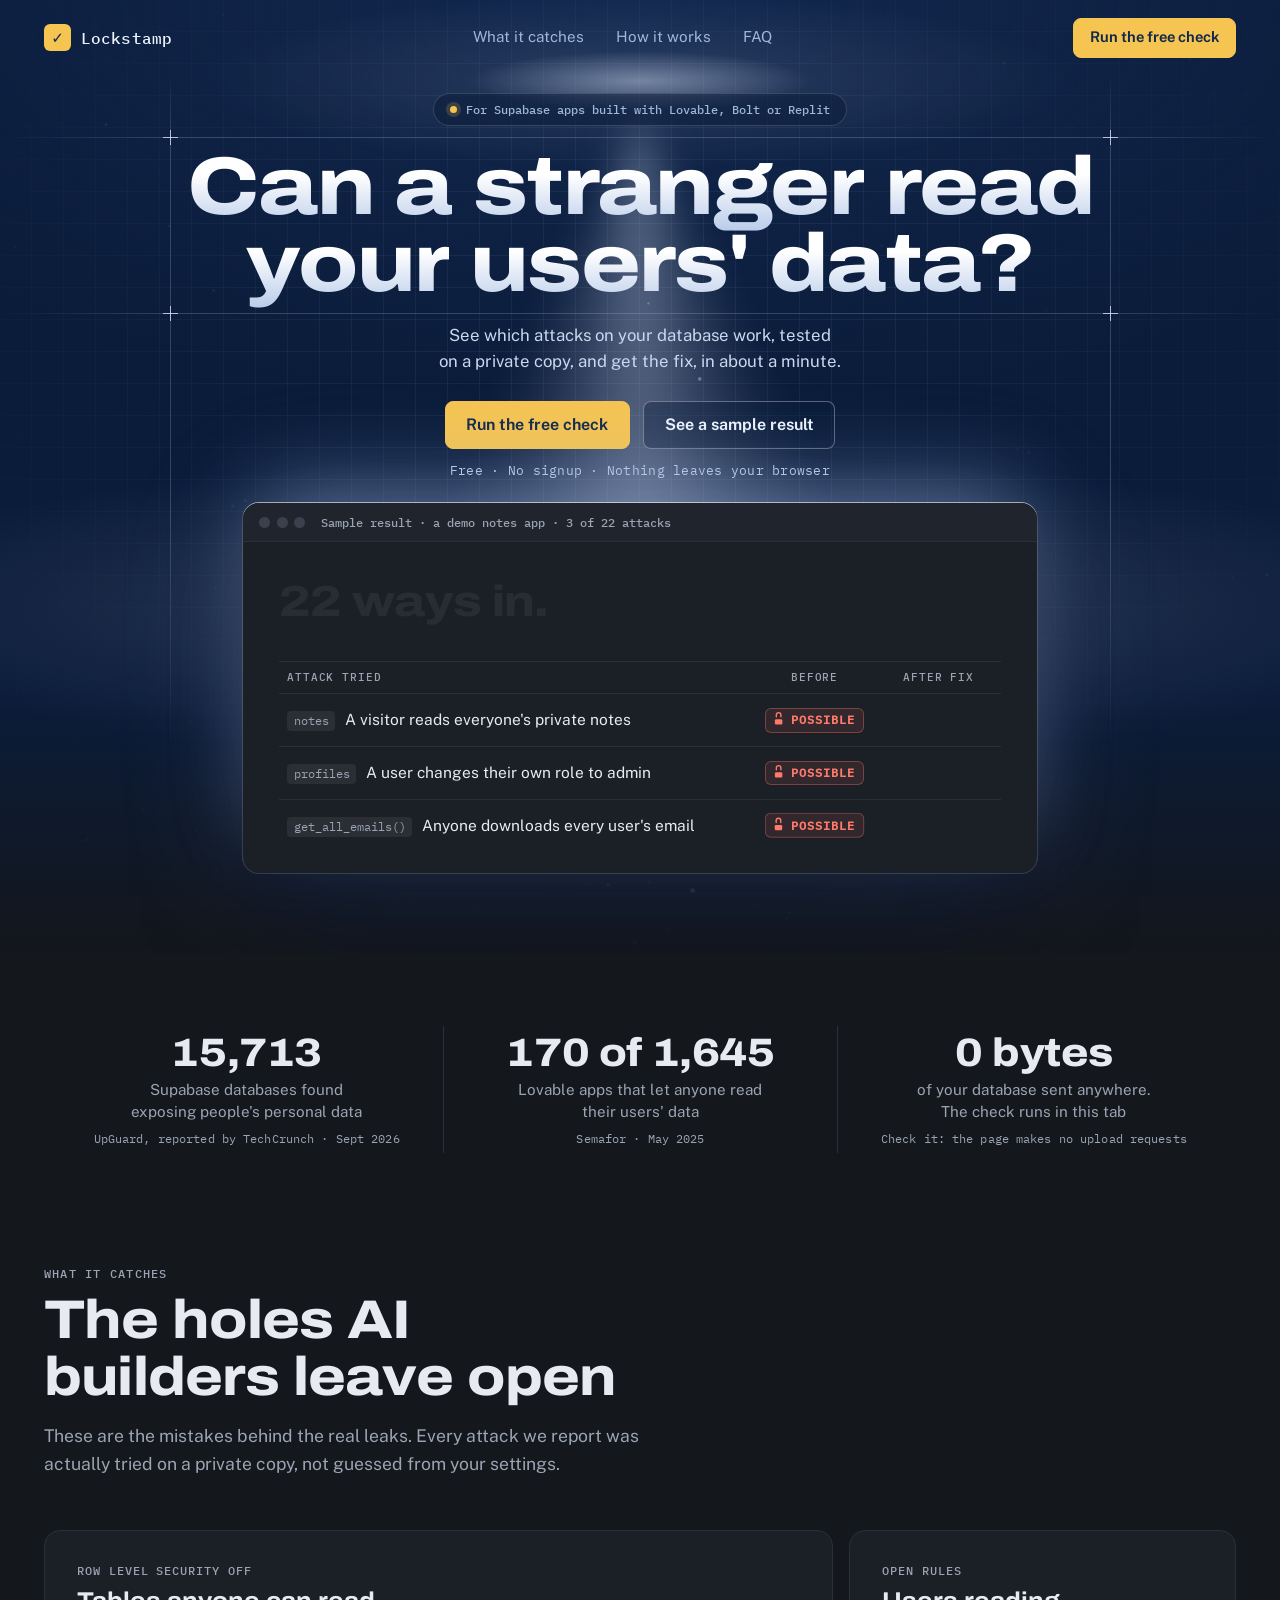
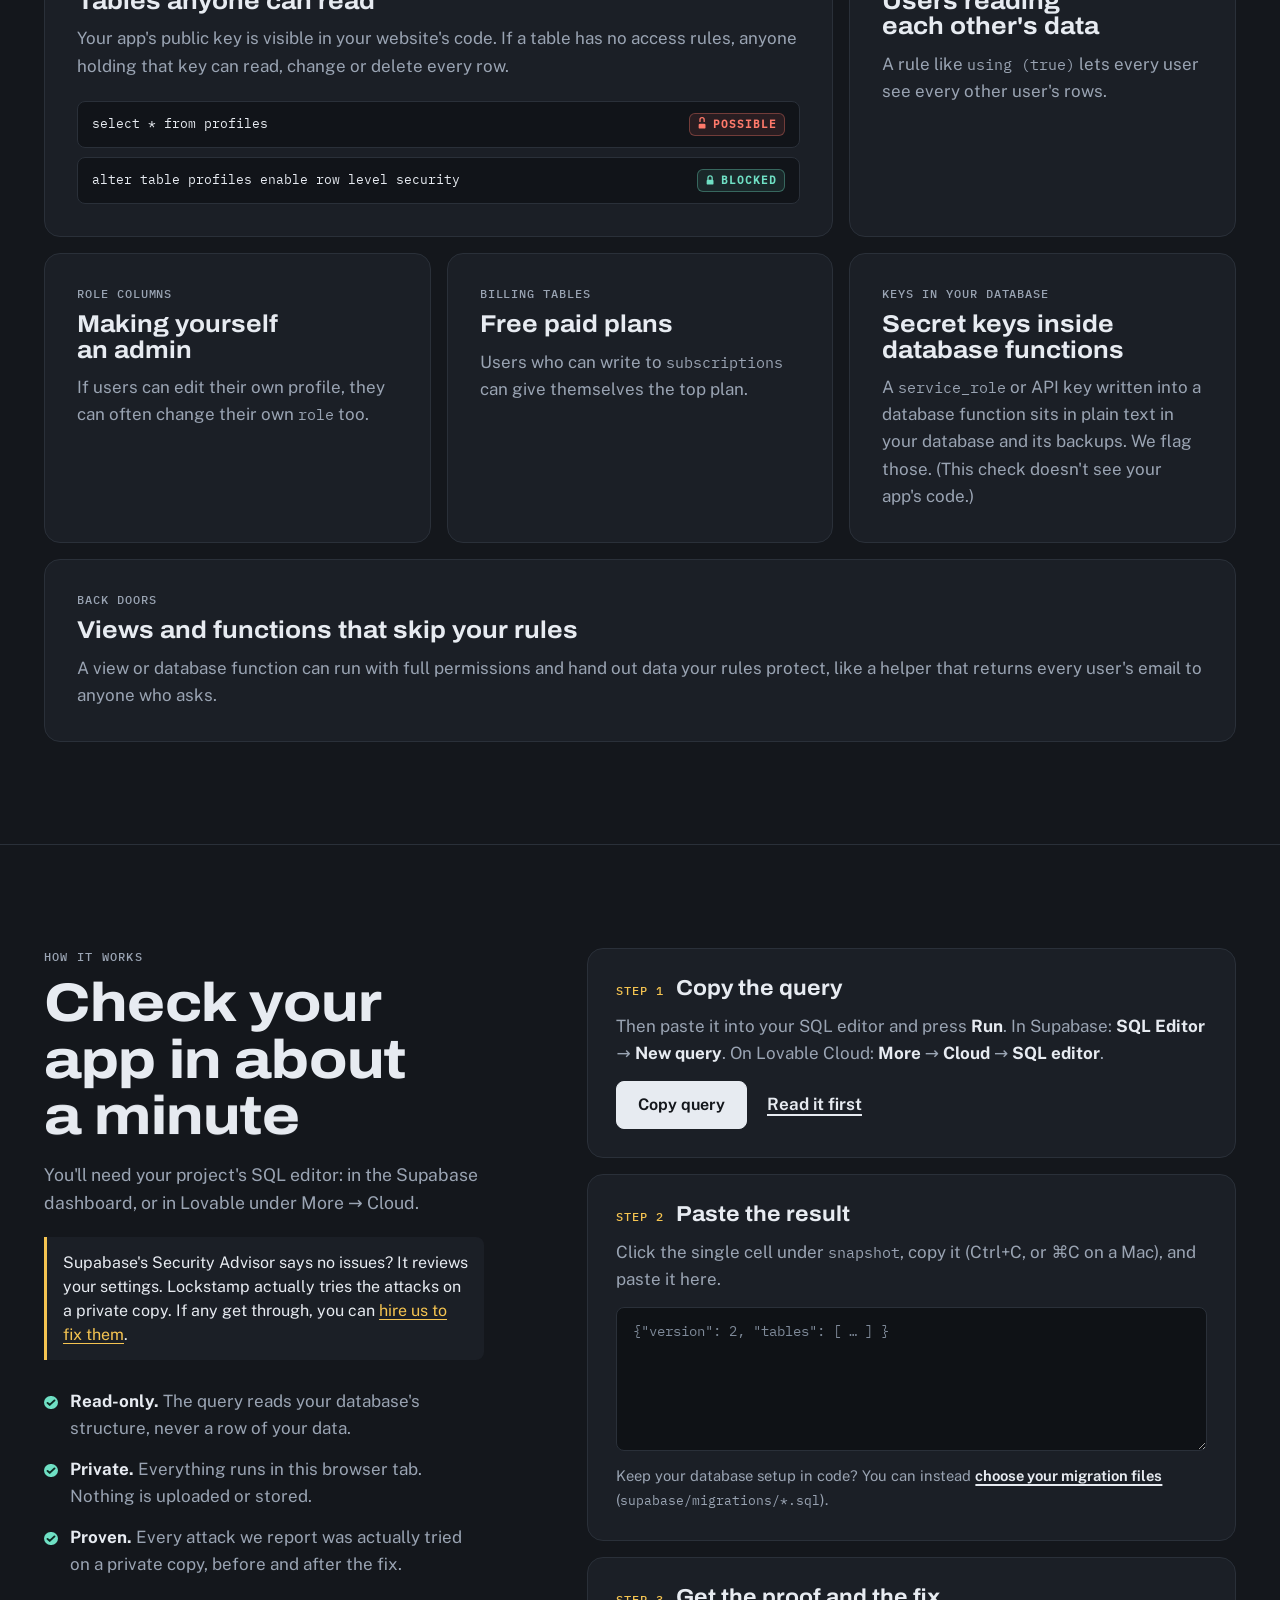
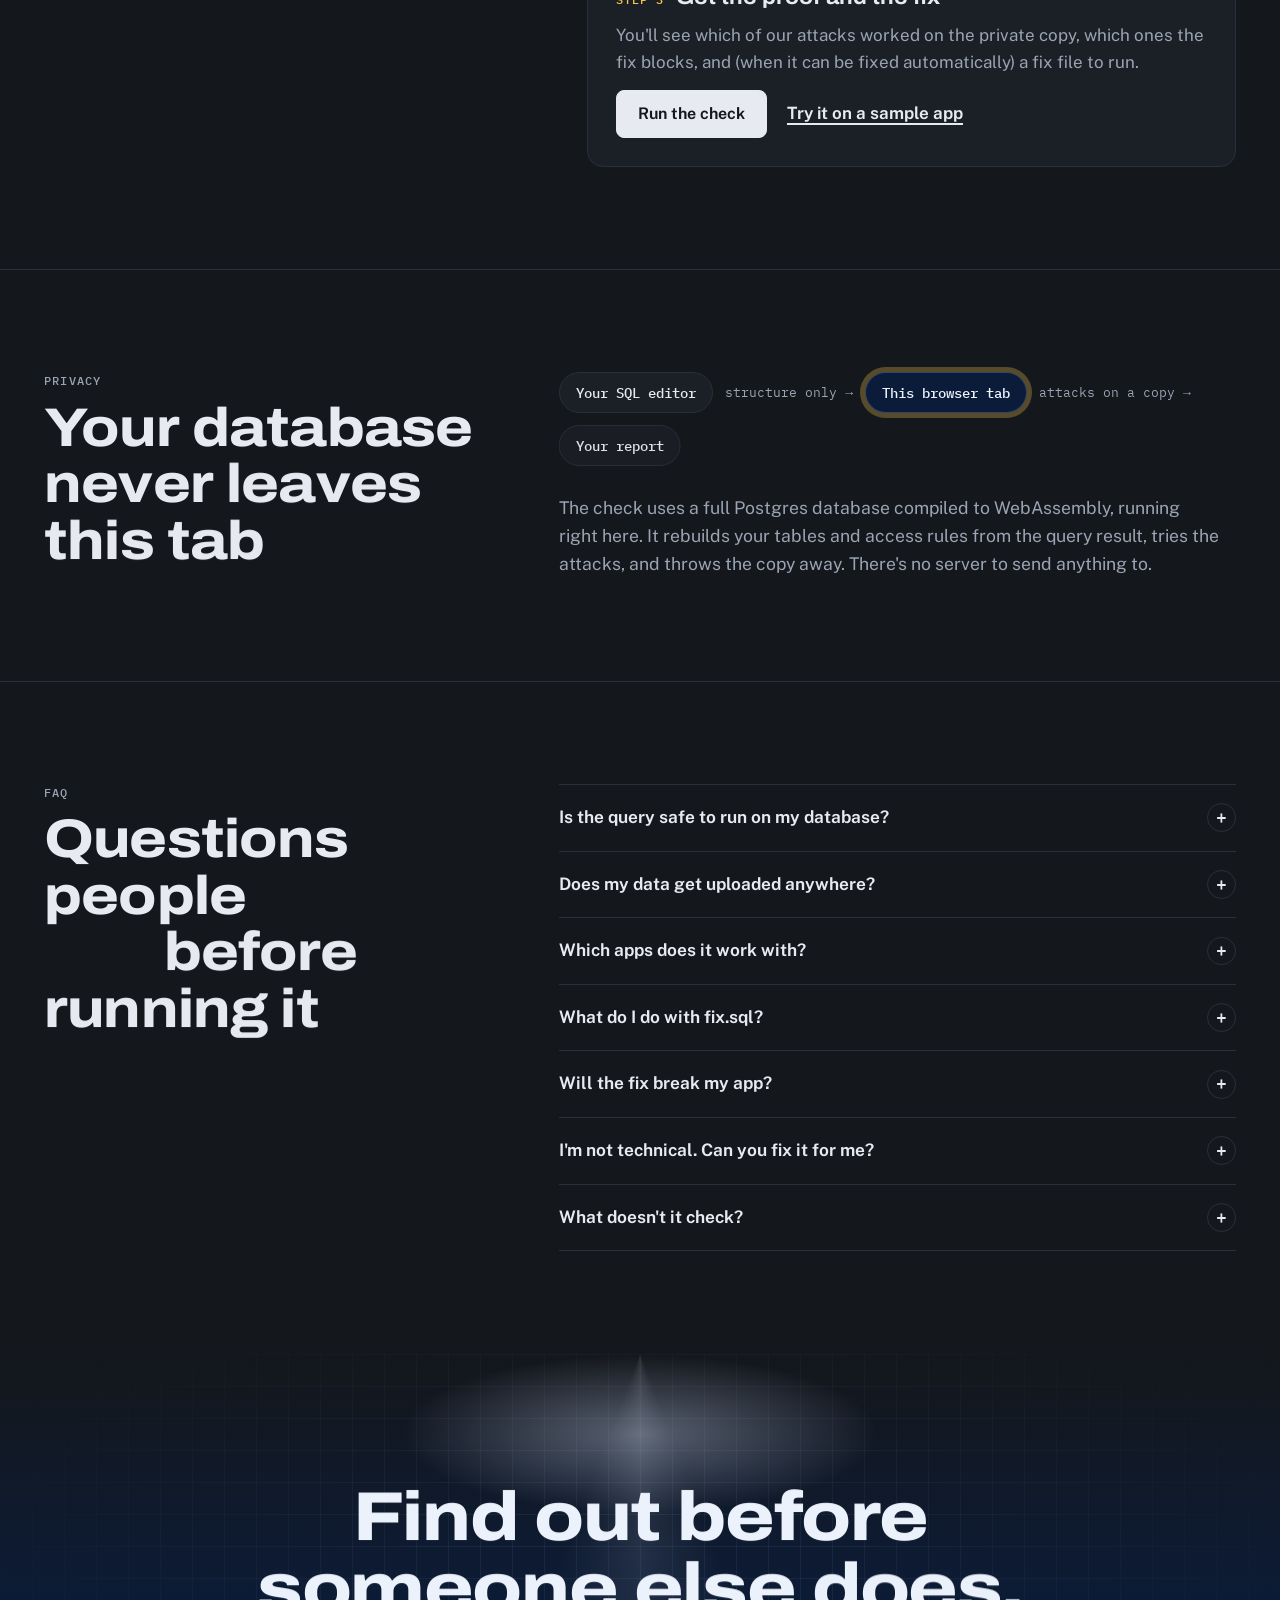
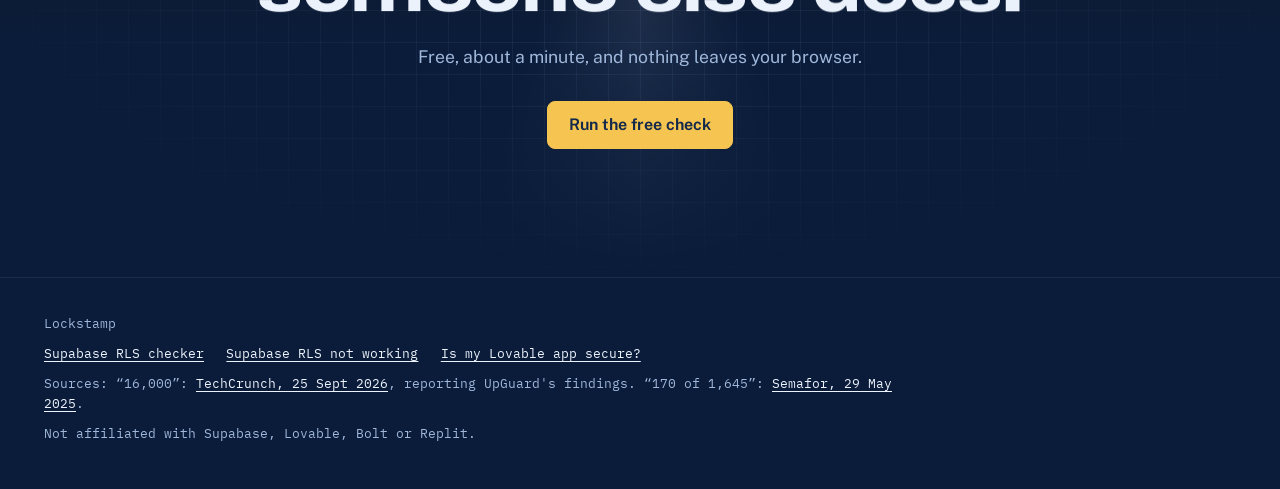
<file: index.html>
<!doctype html>
<html lang="en">
  <head>
    <meta charset="utf-8" />
    <meta name="viewport" content="width=device-width, initial-scale=1" />
    <title>Free RLS checker for Supabase apps (Lovable, Bolt, Replit) | Lockstamp</title>
    <meta
      name="description"
      content="Check a Supabase app's Row Level Security in about a minute. Real attacks on a private copy in your browser, with a fix file when one can be made. Free, no signup."
    />
    <link rel="canonical" href="https://lockstamp.github.io/" />

    <meta property="og:type" content="website" />
    <meta property="og:site_name" content="Lockstamp" />
    <meta property="og:title" content="Free RLS checker for Supabase apps (Lovable, Bolt, Replit) | Lockstamp" />
    <meta
      property="og:description"
      content="Check a Supabase app's Row Level Security in about a minute. Real attacks on a private copy in your browser, with a fix file when one can be made. Free, no signup."
    />
    <meta property="og:url" content="https://lockstamp.github.io/" />
    <meta property="og:image" content="https://lockstamp.github.io/og.png" />
    <meta property="og:image:width" content="1200" />
    <meta property="og:image:height" content="630" />
    <meta property="og:image:alt" content="Lockstamp: free RLS check for Supabase apps, with a sample result" />

    <meta name="twitter:card" content="summary_large_image" />
    <meta name="twitter:title" content="Free RLS checker for Supabase apps (Lovable, Bolt, Replit) | Lockstamp" />
    <meta
      name="twitter:description"
      content="Check a Supabase app's Row Level Security in about a minute. Real attacks on a private copy in your browser, with a fix file when one can be made. Free, no signup."
    />
    <meta name="twitter:url" content="https://lockstamp.github.io/" />
    <meta name="twitter:image" content="https://lockstamp.github.io/og.png" />
    <meta name="twitter:image:alt" content="Lockstamp: free RLS check for Supabase apps, with a sample result" />

    <script type="application/ld+json">
      {
        "@context": "https://schema.org",
        "@type": "SoftwareApplication",
        "name": "Lockstamp",
        "description": "Free Row Level Security checker for Supabase apps built with Lovable, Bolt or Replit. Runs real attacks on a private copy of your database structure in your browser and generates a fix file when it can.",
        "url": "https://lockstamp.github.io/",
        "image": "https://lockstamp.github.io/og.png",
        "applicationCategory": "SecurityApplication",
        "operatingSystem": "Web",
        "isAccessibleForFree": true,
        "offers": { "@type": "Offer", "price": "0", "priceCurrency": "USD" },
        "author": {
          "@type": "Person",
          "name": "Mark M.",
          "url": "https://www.upwork.com/freelancers/~01d7446dbecad0fbf2"
        }
      }
    </script>
    <link
      rel="icon"
      href="data:image/svg+xml,%3Csvg xmlns='http://www.w3.org/2000/svg' viewBox='0 0 32 32'%3E%3Crect width='32' height='32' rx='7' fill='%23F5C451'/%3E%3Cpath d='M9 16.5l4.5 4.5L23 11.5' stroke='%2313294B' stroke-width='3.5' fill='none' stroke-linecap='round' stroke-linejoin='round'/%3E%3C/svg%3E"
    />
    <script>
      // Hide animated elements until the opening sequence starts; show everything if it never does.
      document.documentElement.classList.add("js");
      setTimeout(function () {
        if (!window.__motionReady) document.documentElement.classList.add("motion-fallback");
      }, 1500);
    </script>
    <script type="module" crossorigin src="./assets/main-DMD8ZHwZ.js"></script>
    <link rel="modulepreload" crossorigin href="./assets/styles-100lnfQI.js">
    <link rel="stylesheet" crossorigin href="./assets/styles-SJnjNaty.css">
  </head>
  <body>
    <a class="skip" href="#check">Skip to the check</a>

    <div class="dark" id="top">
      <canvas class="dust" aria-hidden="true"></canvas>
      <div class="beam" aria-hidden="true"></div>
      <div class="drafting" aria-hidden="true">
        <span class="rule-h top"></span>
        <span class="rule-h bottom"></span>
        <span class="rule-v left"></span>
        <span class="rule-v right"></span>
        <span class="tick tl"></span>
        <span class="tick tr"></span>
        <span class="tick bl"></span>
        <span class="tick br"></span>
      </div>

      <header class="nav reveal">
        <a class="brand" href="./" aria-label="Lockstamp home">
          <span class="brand-mark" aria-hidden="true">✓</span>
          <span>Lockstamp</span>
        </a>
        <nav class="nav-links" aria-label="Sections">
          <a href="#catches">What it catches</a>
          <a href="#check">How it works</a>
          <a href="#faq">FAQ</a>
        </nav>
        <a class="button accent small" href="#check">Run the free check</a>
      </header>

      <section class="hero" aria-labelledby="hero-title">
        <p class="badge reveal">
          <span class="badge-dot" aria-hidden="true"></span>
          <span class="badge-long">For Supabase apps built with Lovable, Bolt or Replit</span>
          <span class="badge-short">Supabase apps · Lovable, Bolt, Replit</span>
        </p>
        <h1 id="hero-title" class="reveal">Can a stranger read your&nbsp;users' data?</h1>
        <p class="lede reveal">See which attacks on your database work, tested on a private copy, and get the fix, in about a minute.</p>
        <div class="hero-actions reveal">
          <a class="button accent" href="#check">Run the free check</a>
          <button type="button" class="button outline-light" data-demo>See a sample result</button>
        </div>
        <p class="fud reveal">Free · No signup · Nothing leaves your browser</p>

        <div class="stage">
          <figure class="side side-left reveal" aria-label="Sample fix file">
            <figcaption class="side-head"><span class="side-dot"></span>fix.sql</figcaption>
            <pre><code><span class="k">alter table</span> profiles
  <span class="k">enable row level security</span>;

<span class="k">create policy</span> <span class="s">"own notes"</span>
  <span class="k">on</span> notes <span class="k">for select</span>
  <span class="k">using</span> (auth.uid() = user_id);

<span class="k">revoke execute on function</span>
  get_all_emails() <span class="k">from</span> anon;</code></pre>
          </figure>

          <figure class="window reveal" aria-labelledby="window-caption">
            <div class="window-bar">
              <span class="window-dots" aria-hidden="true"><i></i><i></i><i></i></span>
              <span class="window-title" id="window-caption">Sample result<span class="window-app"> · a demo notes app</span> · 3 of 22 attacks</span>
            </div>
            <div class="window-body">
              <div class="window-head">
                <div>
                  <p class="mock-verdict">22 ways in.</p>
                  <p class="mock-detail">The fix blocks all of them.</p>
                </div>
                <ul class="mock-counts">
                  <li class="sev-critical">3 critical</li>
                  <li class="sev-high">5 high</li>
                </ul>
              </div>
              <table class="slip">
                <thead>
                  <tr>
                    <th scope="col">Attack tried</th>
                    <th scope="col">Before</th>
                    <th scope="col">After fix</th>
                  </tr>
                </thead>
                <tbody>
                  <tr>
                    <td><code>notes</code>A visitor reads everyone's private notes</td>
                    <td><span class="chip possible"><svg class="lock" viewBox="0 0 16 16" aria-hidden="true"><path class="shackle" d="M5.25 7.5V5.25a2.75 2.75 0 0 1 5.5 0V7.5"/><rect x="3.5" y="7.5" width="9" height="6.5" rx="1.6"/></svg>Possible</span></td>
                    <td><span class="chip blocked"><svg class="lock" viewBox="0 0 16 16" aria-hidden="true"><path class="shackle" d="M5.25 7.5V5.25a2.75 2.75 0 0 1 5.5 0V7.5"/><rect x="3.5" y="7.5" width="9" height="6.5" rx="1.6"/></svg>Blocked</span></td>
                  </tr>
                  <tr>
                    <td><code>profiles</code>A user changes their own role to admin</td>
                    <td><span class="chip possible"><svg class="lock" viewBox="0 0 16 16" aria-hidden="true"><path class="shackle" d="M5.25 7.5V5.25a2.75 2.75 0 0 1 5.5 0V7.5"/><rect x="3.5" y="7.5" width="9" height="6.5" rx="1.6"/></svg>Possible</span></td>
                    <td><span class="chip blocked"><svg class="lock" viewBox="0 0 16 16" aria-hidden="true"><path class="shackle" d="M5.25 7.5V5.25a2.75 2.75 0 0 1 5.5 0V7.5"/><rect x="3.5" y="7.5" width="9" height="6.5" rx="1.6"/></svg>Blocked</span></td>
                  </tr>
                  <tr>
                    <td><code>get_all_emails()</code>Anyone downloads every user's email</td>
                    <td><span class="chip possible"><svg class="lock" viewBox="0 0 16 16" aria-hidden="true"><path class="shackle" d="M5.25 7.5V5.25a2.75 2.75 0 0 1 5.5 0V7.5"/><rect x="3.5" y="7.5" width="9" height="6.5" rx="1.6"/></svg>Possible</span></td>
                    <td><span class="chip blocked"><svg class="lock" viewBox="0 0 16 16" aria-hidden="true"><path class="shackle" d="M5.25 7.5V5.25a2.75 2.75 0 0 1 5.5 0V7.5"/><rect x="3.5" y="7.5" width="9" height="6.5" rx="1.6"/></svg>Blocked</span></td>
                  </tr>
                </tbody>
              </table>
            </div>
          </figure>

          <figure class="side side-right reveal" aria-label="Sample findings">
            <figcaption class="side-head"><span class="side-dot"></span>What we found</figcaption>
            <ul class="side-findings">
              <li><span class="sev-tag sev-critical">Critical</span>Row Level Security is off for <code>profiles</code></li>
              <li><span class="sev-tag sev-high">High</span>Everyone can read every user's <code>notes</code></li>
              <li><span class="sev-tag sev-high">High</span><code>get_all_emails()</code> exposes your users table</li>
            </ul>
          </figure>
        </div>
      </section>
    </div>

    <main>
      <ul class="proof" aria-label="Why it matters">
        <li class="reveal">
          <strong data-count="16000">16,000</strong>
          <span>Supabase databases found exposing people's personal data</span>
          <small>UpGuard, reported by TechCrunch · Sept 2026</small>
        </li>
        <li class="reveal">
          <strong>170 of 1,645</strong>
          <span>Lovable apps that let anyone read their users' data</span>
          <small>Semafor · May 2025</small>
        </li>
        <li class="reveal">
          <strong>0 bytes</strong>
          <span>of your database sent anywhere. The check runs in this tab</span>
          <small>Check it: the page makes no upload requests</small>
        </li>
      </ul>

      <section id="catches" class="catches" aria-labelledby="catches-title">
        <p class="kicker">What it catches</p>
        <h2 id="catches-title">The holes AI builders leave open</h2>
        <p class="section-lede">These are the mistakes behind the real leaks. Every attack we report was actually tried on a private copy, not guessed from your settings.</p>

        <div class="bento">
          <article class="card wide reveal">
            <p class="card-kicker">Row Level Security off</p>
            <h3>Tables anyone can read</h3>
            <p>
              Your app's public key is visible in your website's code. If a table has no access rules, anyone holding
              that key can read, change or delete every row.
            </p>
            <div class="mini">
              <div class="mini-row"><code>select * from profiles</code><span class="chip possible small"><svg class="lock" viewBox="0 0 16 16" aria-hidden="true"><path class="shackle" d="M5.25 7.5V5.25a2.75 2.75 0 0 1 5.5 0V7.5"/><rect x="3.5" y="7.5" width="9" height="6.5" rx="1.6"/></svg>Possible</span></div>
              <div class="mini-row"><code>alter table profiles enable row level security</code><span class="chip blocked small"><svg class="lock" viewBox="0 0 16 16" aria-hidden="true"><path class="shackle" d="M5.25 7.5V5.25a2.75 2.75 0 0 1 5.5 0V7.5"/><rect x="3.5" y="7.5" width="9" height="6.5" rx="1.6"/></svg>Blocked</span></div>
            </div>
          </article>

          <article class="card reveal">
            <p class="card-kicker">Open rules</p>
            <h3>Users reading each other's data</h3>
            <p>A rule like <code>using (true)</code> lets every user see every other user's rows.</p>
          </article>

          <article class="card reveal">
            <p class="card-kicker">Role columns</p>
            <h3>Making yourself an admin</h3>
            <p>If users can edit their own profile, they can often change their own <code>role</code> too.</p>
          </article>

          <article class="card reveal">
            <p class="card-kicker">Billing tables</p>
            <h3>Free paid plans</h3>
            <p>Users who can write to <code>subscriptions</code> can give themselves the top plan.</p>
          </article>

          <article class="card reveal">
            <p class="card-kicker">Keys in your database</p>
            <h3>Secret keys inside database functions</h3>
            <p>A <code>service_role</code> or API key written into a database function sits in plain text in your database and its backups. We flag those. (This check doesn't see your app's code.)</p>
          </article>

          <article class="card wide reveal">
            <p class="card-kicker">Back doors</p>
            <h3>Views and functions that skip your rules</h3>
            <p>
              A view or database function can run with full permissions and hand out data your rules protect, like a
              helper that returns every user's email to anyone who asks.
            </p>
          </article>
        </div>
      </section>

      <section id="check" class="check" tabindex="-1" aria-labelledby="check-title">
        <div class="check-intro">
          <p class="kicker">How it works</p>
          <h2 id="check-title">Check your app in about a minute</h2>
          <p class="section-lede">You'll need your project's SQL editor: in the Supabase dashboard, or in Lovable under More → Cloud.</p>
          <p class="advisor-note">Supabase's Security Advisor says no issues? It reviews your settings. Lockstamp actually tries the attacks on a private copy. <span data-offer-only>If any get through, you can <a href="#faq-fix">hire us to fix them</a>.</span></p>
          <ul class="assurances">
            <li><strong>Read-only.</strong> The query reads your database's structure, never a row of your data.</li>
            <li><strong>Private.</strong> Everything runs in this browser tab. Nothing is uploaded or stored.</li>
            <li><strong>Proven.</strong> Every attack we report was actually tried on a private copy, before and after the fix.</li>
          </ul>
        </div>

        <ol class="steps">
          <li class="step">
            <h3><span class="step-label">Step 1</span> Copy the query</h3>
            <p>
              Then paste it into your SQL editor and press <strong>Run</strong>. In Supabase: <strong>SQL Editor</strong> →
              <strong>New query</strong>. On Lovable Cloud: <strong>More</strong> → <strong>Cloud</strong> → <strong>SQL editor</strong>.
            </p>
            <div class="row">
              <button type="button" class="button primary" id="copy-query">Copy query</button>
              <button type="button" class="text-button" id="toggle-query" aria-expanded="false" aria-controls="query-preview">Read it first</button>
              <span class="copied" id="copied" role="status"></span>
            </div>
            <pre class="query" id="query-preview" hidden><code></code></pre>
          </li>

          <li class="step">
            <h3><span class="step-label">Step 2</span> Paste the result</h3>
            <p>Click the single cell under <code>snapshot</code>, copy it (Ctrl+C, or ⌘C on a Mac), and paste it here.</p>
            <label class="visually-hidden" for="snapshot-input">Snapshot result</label>
            <textarea id="snapshot-input" aria-describedby="input-error" spellcheck="false" autocomplete="off" placeholder='{"version": 2, "tables": [ … ] }'></textarea>
            <p class="error" id="input-error" role="alert" hidden></p>
            <p class="hint">
              Keep your database setup in code? You can instead
              <label class="text-button" for="sql-files">choose your migration files</label>
              <span class="nowrap">(<code>supabase/migrations/*.sql</code>).</span>
              <input type="file" id="sql-files" multiple accept=".sql" class="visually-hidden" />
            </p>
            <p class="file-list" id="file-list" hidden></p>
          </li>

          <li class="step">
            <h3><span class="step-label">Step 3</span> Get the proof and the fix</h3>
            <p>You'll see which of our attacks worked on the private copy, which ones the fix blocks, and (when it can be fixed automatically) a fix file to run.</p>
            <div class="row">
              <button type="button" class="button primary" id="run">Run the check</button>
              <button type="button" class="text-button" data-demo>Try it on a sample app</button>
            </div>
          </li>
        </ol>
      </section>

      <section id="progress" class="progress" aria-live="polite" hidden>
        <h2>Checking</h2>
        <ol class="progress-steps" id="progress-steps"></ol>
      </section>

      <section id="results" class="results" aria-labelledby="verdict" hidden>
        <div class="report">
          <p class="kicker" id="results-for"></p>
          <h2 id="verdict" tabindex="-1"></h2>
          <p class="verdict-detail" id="verdict-detail"></p>
          <ul class="counts" id="severity-counts"></ul>

          <div class="downloads" id="downloads">
            <a class="button primary" id="download-fix" download="fix.sql">Download fix.sql</a>
            <a class="button" id="download-report" download="lockstamp-report.md">Download the report</a>
            <a class="text-button" id="offer-inline" href="#" target="_blank" rel="noopener" hidden>Have us apply it for you</a>
          </div>

          <div class="coverage" id="coverage" hidden>
            <h3>Not tested</h3>
            <p class="hint">These parts of your database couldn't be rebuilt in the test copy, so rules that depend on them weren't checked.</p>
            <ul id="coverage-list"></ul>
          </div>

          <div class="block" id="ledger-block">
            <h3>Attacks we tried</h3>
            <p class="hint">Tried on a private test copy with two fake users. Your real database was never touched.</p>
            <div id="ledger"></div>
          </div>

          <div class="block">
            <h3>What we found</h3>
            <div id="findings"></div>
          </div>

          <div class="results-foot">
            <button type="button" class="text-button" id="check-again">Check another project</button>
          </div>
        </div>

        <aside class="offer" id="offer" hidden>
          <h3 id="offer-title">Want it fixed for you?</h3>
          <p id="offer-text"></p>
          <p class="offer-note">The work runs on an app build system where AI agents write the code, a separate AI reviewer checks every change, and automated tests must pass before anything reaches you.</p>
          <a class="button accent" id="offer-link" href="#" target="_blank" rel="noopener">Get it fixed<span class="sr-only"> (opens Upwork in a new tab)</span></a>
        </aside>
      </section>

      <section class="privacy split" aria-labelledby="privacy-title">
        <div>
          <p class="kicker">Privacy</p>
          <h2 id="privacy-title">Your database never leaves this tab</h2>
        </div>
        <div>
          <div class="flow" aria-hidden="true">
            <span class="flow-node">Your SQL editor</span>
            <span class="flow-arrow">structure only</span>
            <span class="flow-node strong">This browser tab</span>
            <span class="flow-arrow">attacks on a copy</span>
            <span class="flow-node">Your report</span>
          </div>
          <p class="section-lede">
            The check uses a full Postgres database compiled to WebAssembly, running right here. It rebuilds your tables and
            access rules from the query result, tries the attacks, and throws the copy away. There's no server to send
            anything to.
          </p>
        </div>
      </section>

      <section id="faq" class="faq split" aria-labelledby="faq-title">
        <div>
          <p class="kicker">FAQ</p>
          <h2 id="faq-title">Questions people ask before running it</h2>
        </div>
        <div class="faq-list">
          <details>
            <summary>Is the query safe to run on my database?</summary>
            <p>Yes. It only reads your database's structure: tables, columns, access rules and functions. It doesn't read any rows, doesn't change anything, and doesn't need a password. You can read every line before you run it.</p>
          </details>
          <details>
            <summary>Does my data get uploaded anywhere?</summary>
            <p>No. The check runs inside this browser tab. What you paste is never sent to a server, and closing the tab deletes it.</p>
          </details>
          <details>
            <summary>Which apps does it work with?</summary>
            <p>Any app that uses Supabase for its database, including apps built with Lovable (on Lovable Cloud or your own Supabase), Bolt, Replit, v0 and Cursor.</p>
          </details>
          <details>
            <summary>What do I do with fix.sql?</summary>
            <p>Read it, then run it in the same SQL editor (or add it as a migration). Afterwards, try your app's main features while logged in as a normal user.</p>
          </details>
          <details>
            <summary>Will the fix break my app?</summary>
            <p>It changes who can see what, which is the point: a feature that showed other users' private data will stop doing that. Rules for data that might be meant to be public (like reviews or product listings) are left for you to decide.</p>
          </details>
          <details id="faq-fix" hidden>
            <summary>I'm not technical. Can you fix it for me?</summary>
            <p>
              Yes. <span data-seller></span> applies the fix to your project, tests your main features, and sends you the before-and-after proof,
              at an intro price from $150 for the first few clients. You hire and pay through <a data-fix-link href="#" target="_blank" rel="noopener">Upwork<span class="sr-only"> (opens in a new tab)</span></a>, so your payment is protected.
              The work runs on an app build system where AI agents write the code, a separate AI reviewer checks every change,
              and automated tests must pass before anything reaches you.
            </p>
          </details>
          <details>
            <summary>What doesn't it check?</summary>
            <p>It doesn't look at your app's code or website for leaked keys, test your live site, or check your login settings or payment flow, and no tool can guarantee an app has no other weaknesses.</p>
          </details>
        </div>
      </section>

      <section class="closing" aria-labelledby="closing-title">
        <h2 id="closing-title">Find out before someone else does.</h2>
        <p>Free, about a minute, and nothing leaves your browser.</p>
        <a class="button accent" href="#check">Run the free check</a>
      </section>
    </main>

    <footer class="footer">
      <p>Lockstamp</p>
      <nav aria-label="Guides">
        <a href="./supabase-rls-checker/">Supabase RLS checker</a>
        <a href="./supabase-rls-not-working/">Supabase RLS not working</a>
        <a href="./is-my-lovable-app-secure/">Is my Lovable app secure?</a>
      </nav>
      <p>
        Sources: “16,000”:
        <a href="https://techcrunch.com/2026/09/25/some-supabase-customers-are-publicly-exposing-reams-of-peoples-data-to-the-web/" rel="noopener">TechCrunch, 25 Sept 2026</a>,
        reporting UpGuard's findings. “170 of 1,645”:
        <a href="https://www.semafor.com/article/05/29/2025/the-hottest-new-vibe-coding-startup-lovable-is-a-sitting-duck-for-hackers" rel="noopener">Semafor, 29 May 2025</a>.
      </p>
      <p>Not affiliated with Supabase, Lovable, Bolt or Replit.</p>
    </footer>

  </body>
</html>
</file>
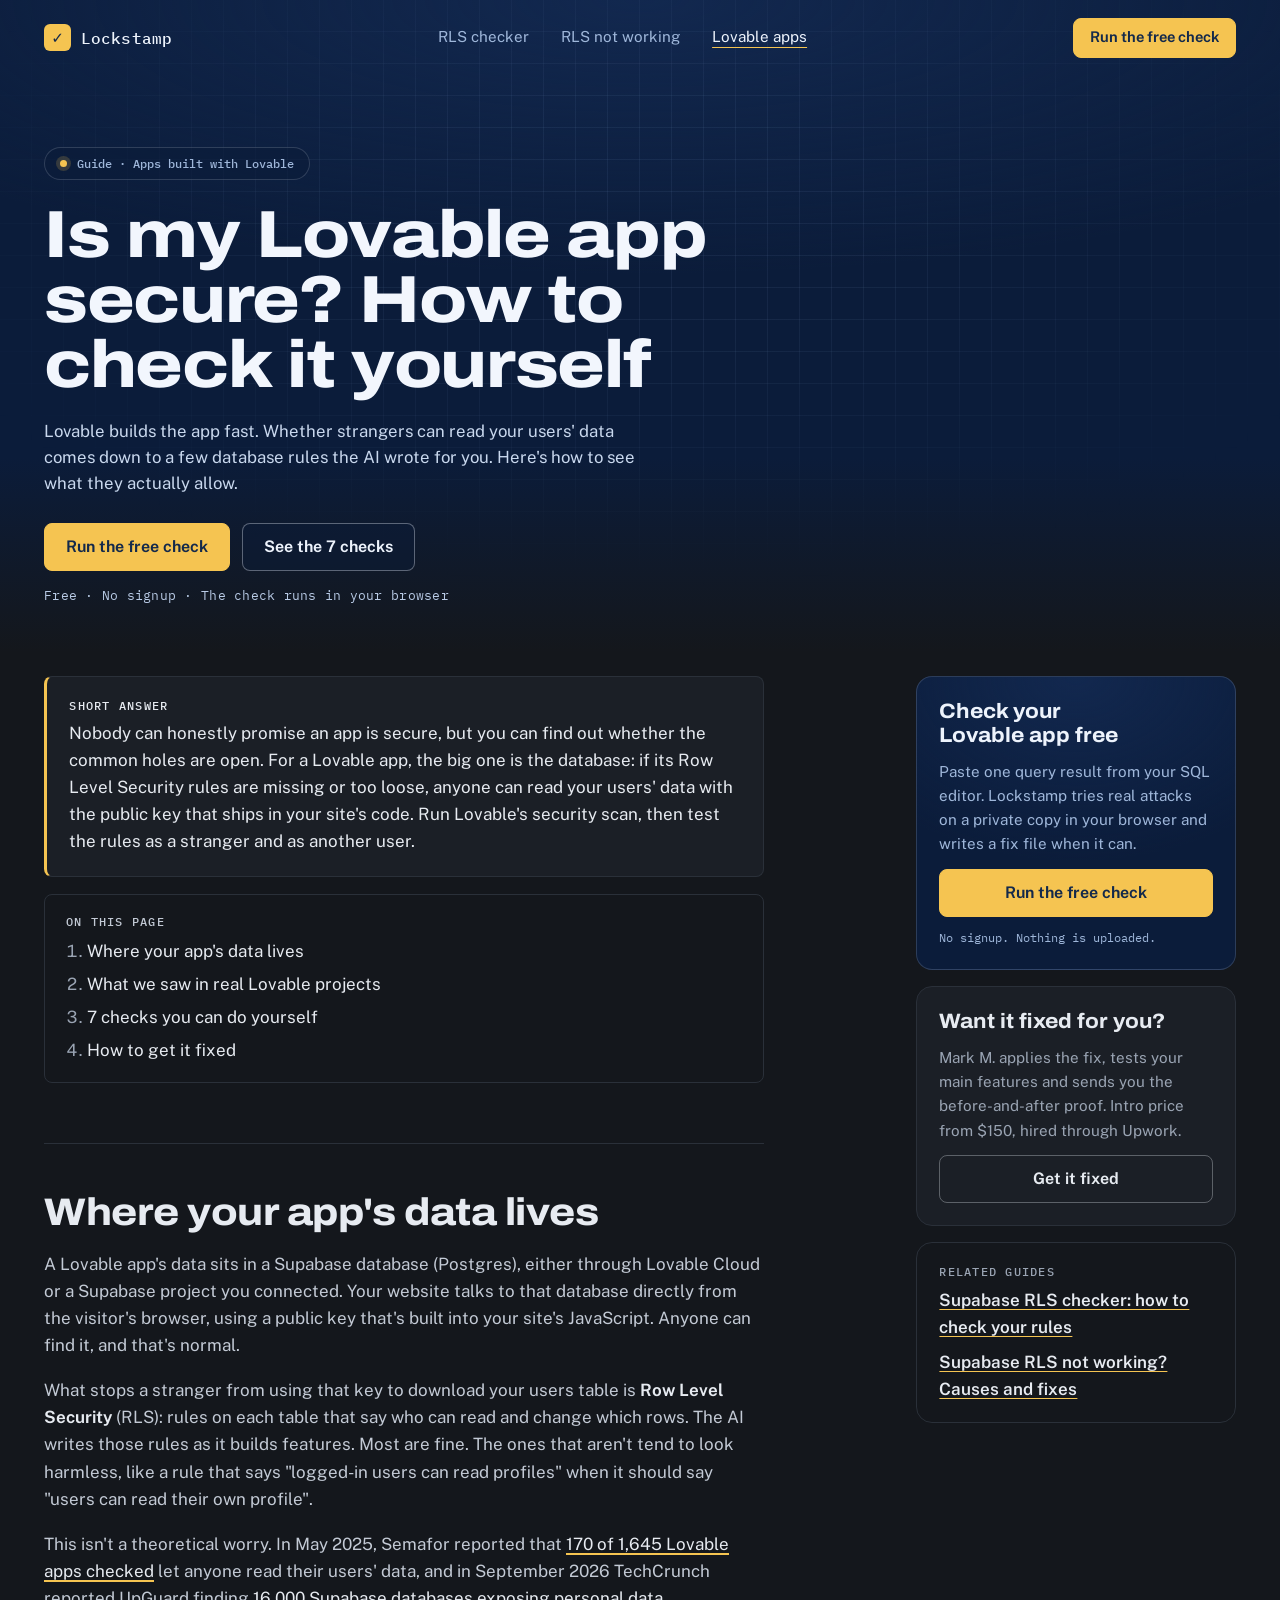
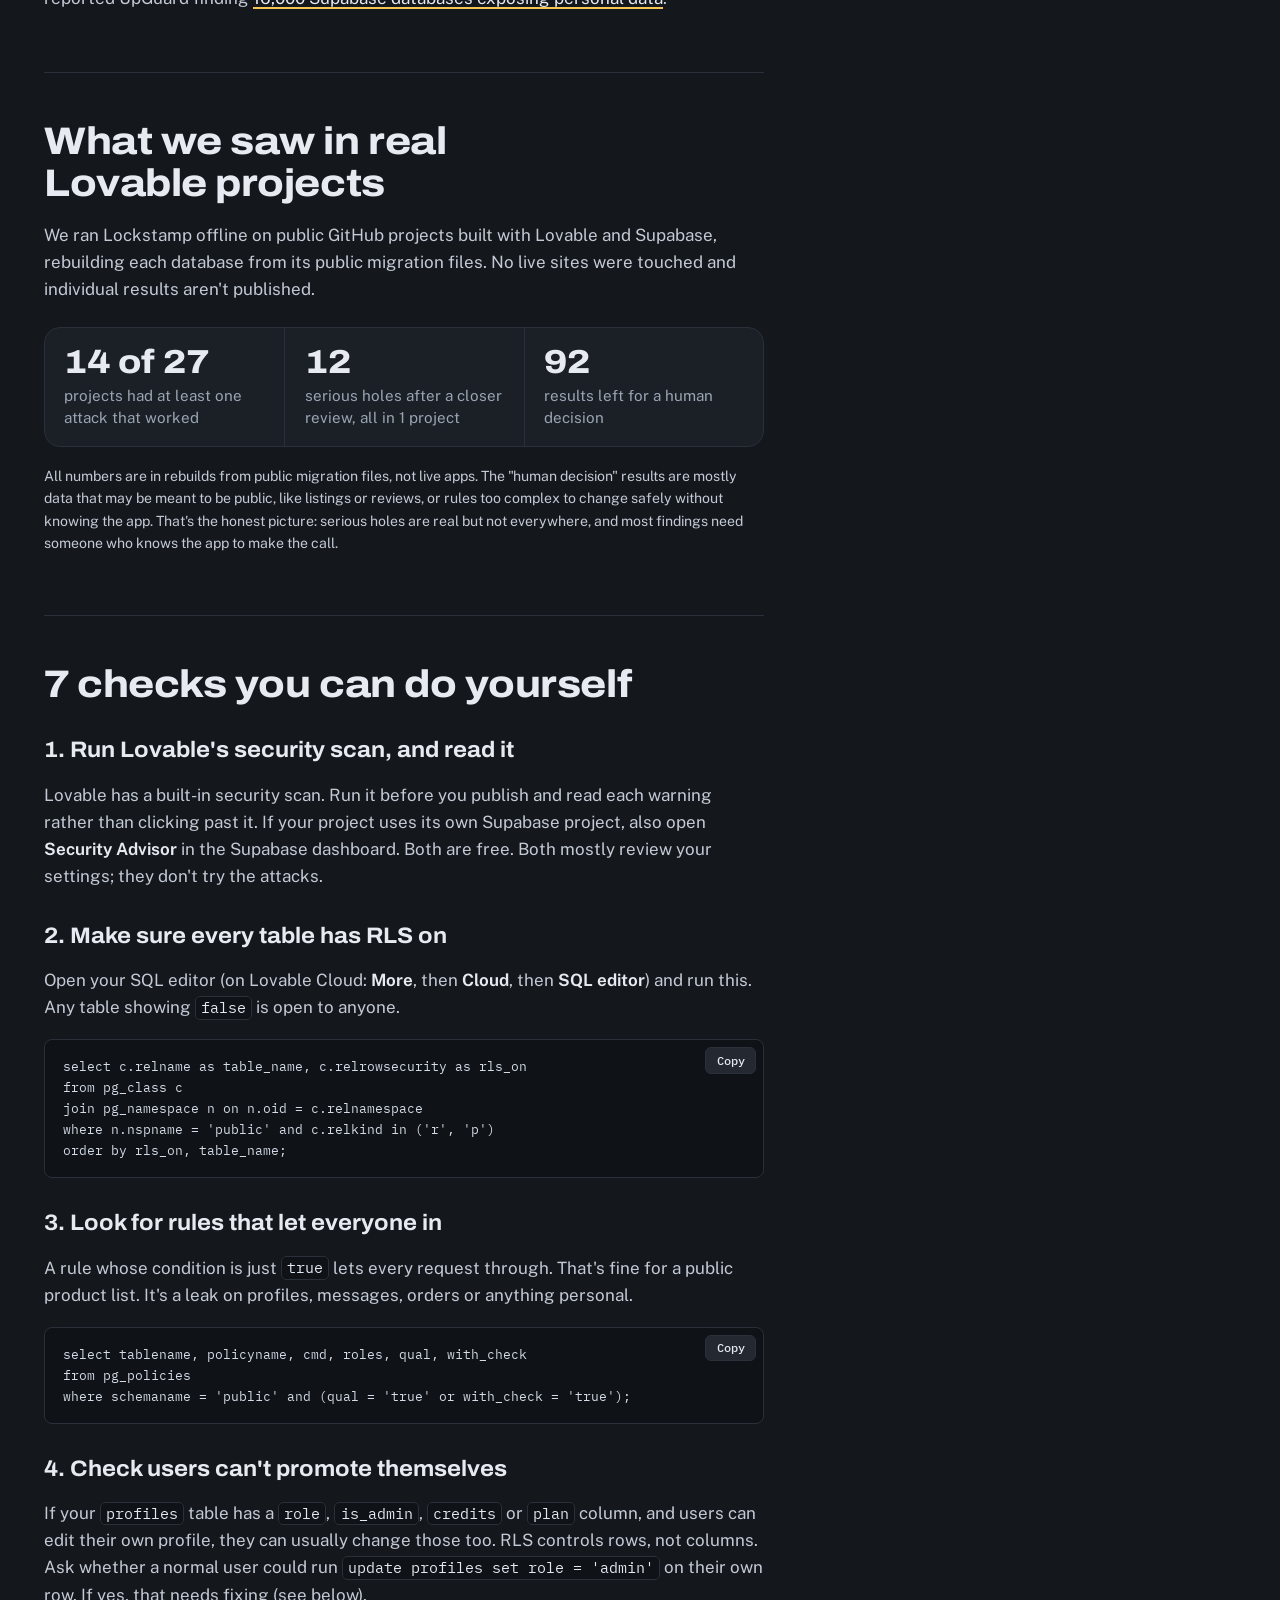
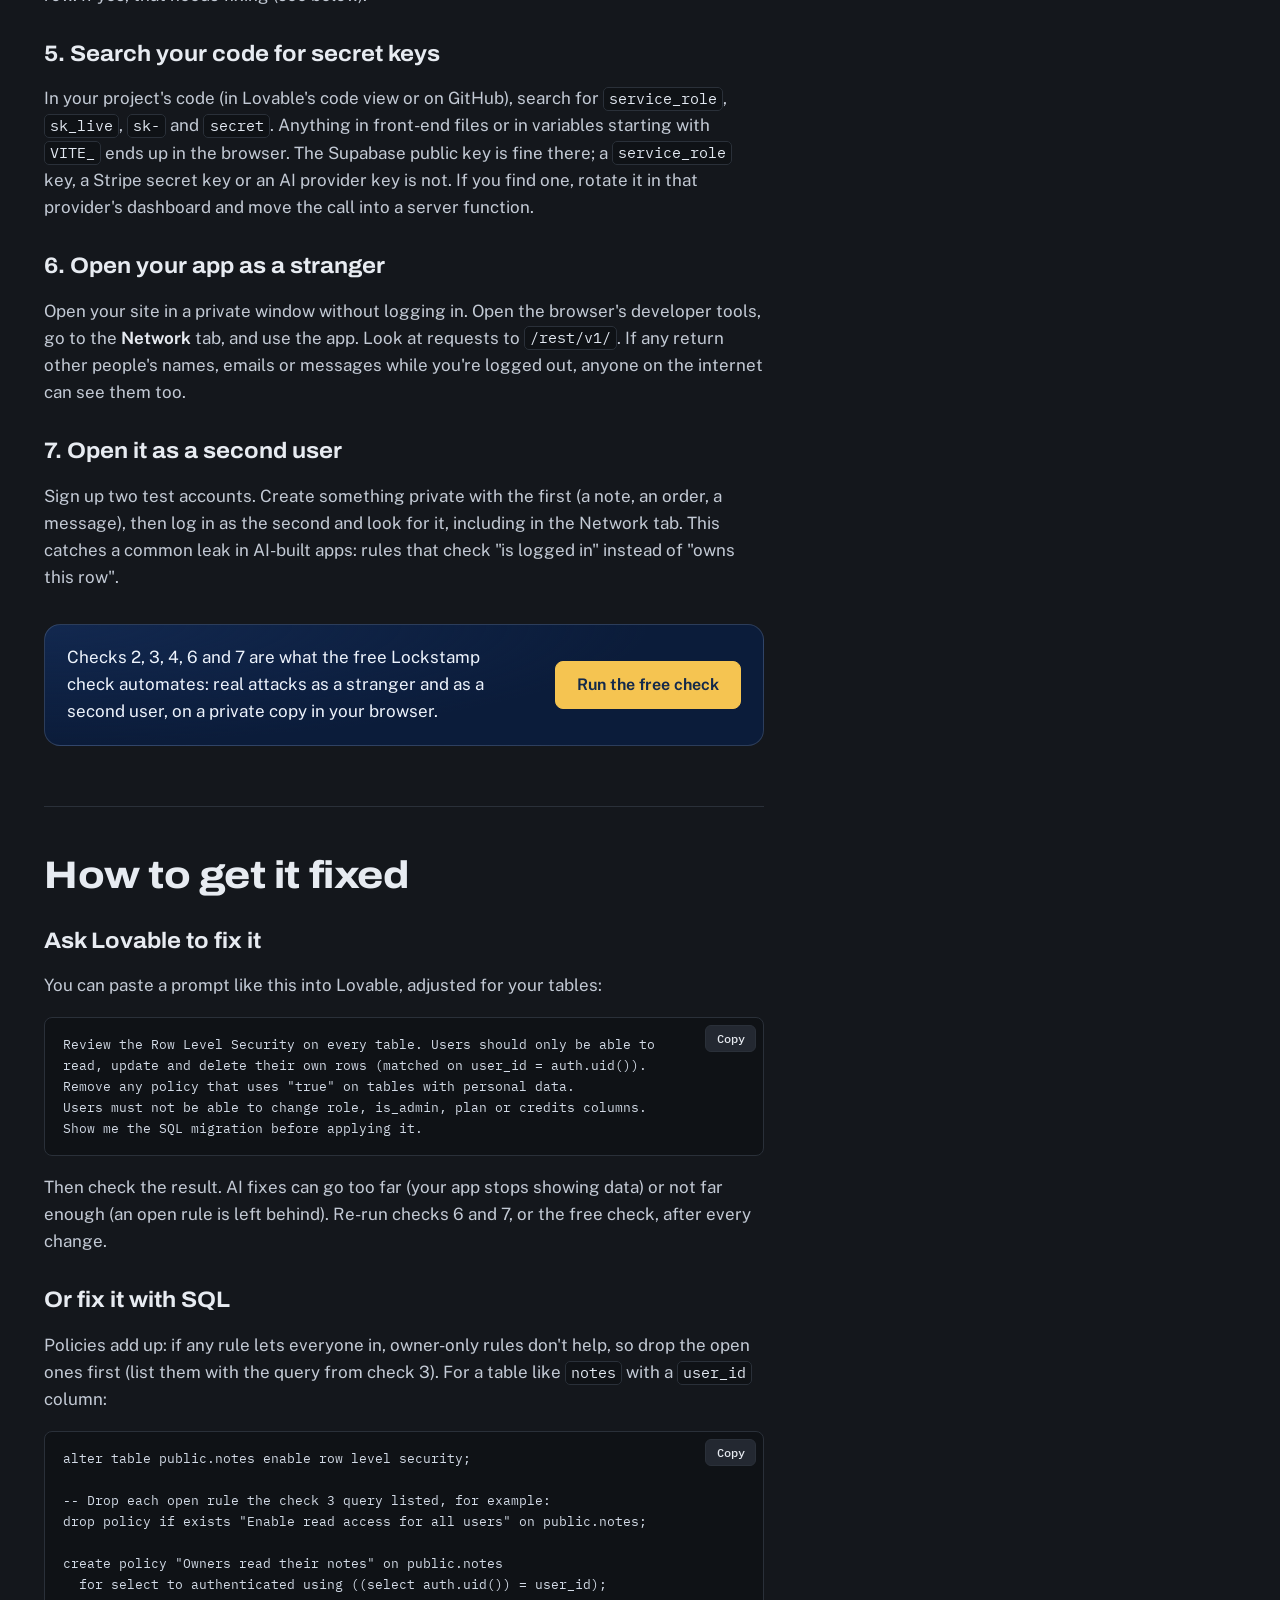
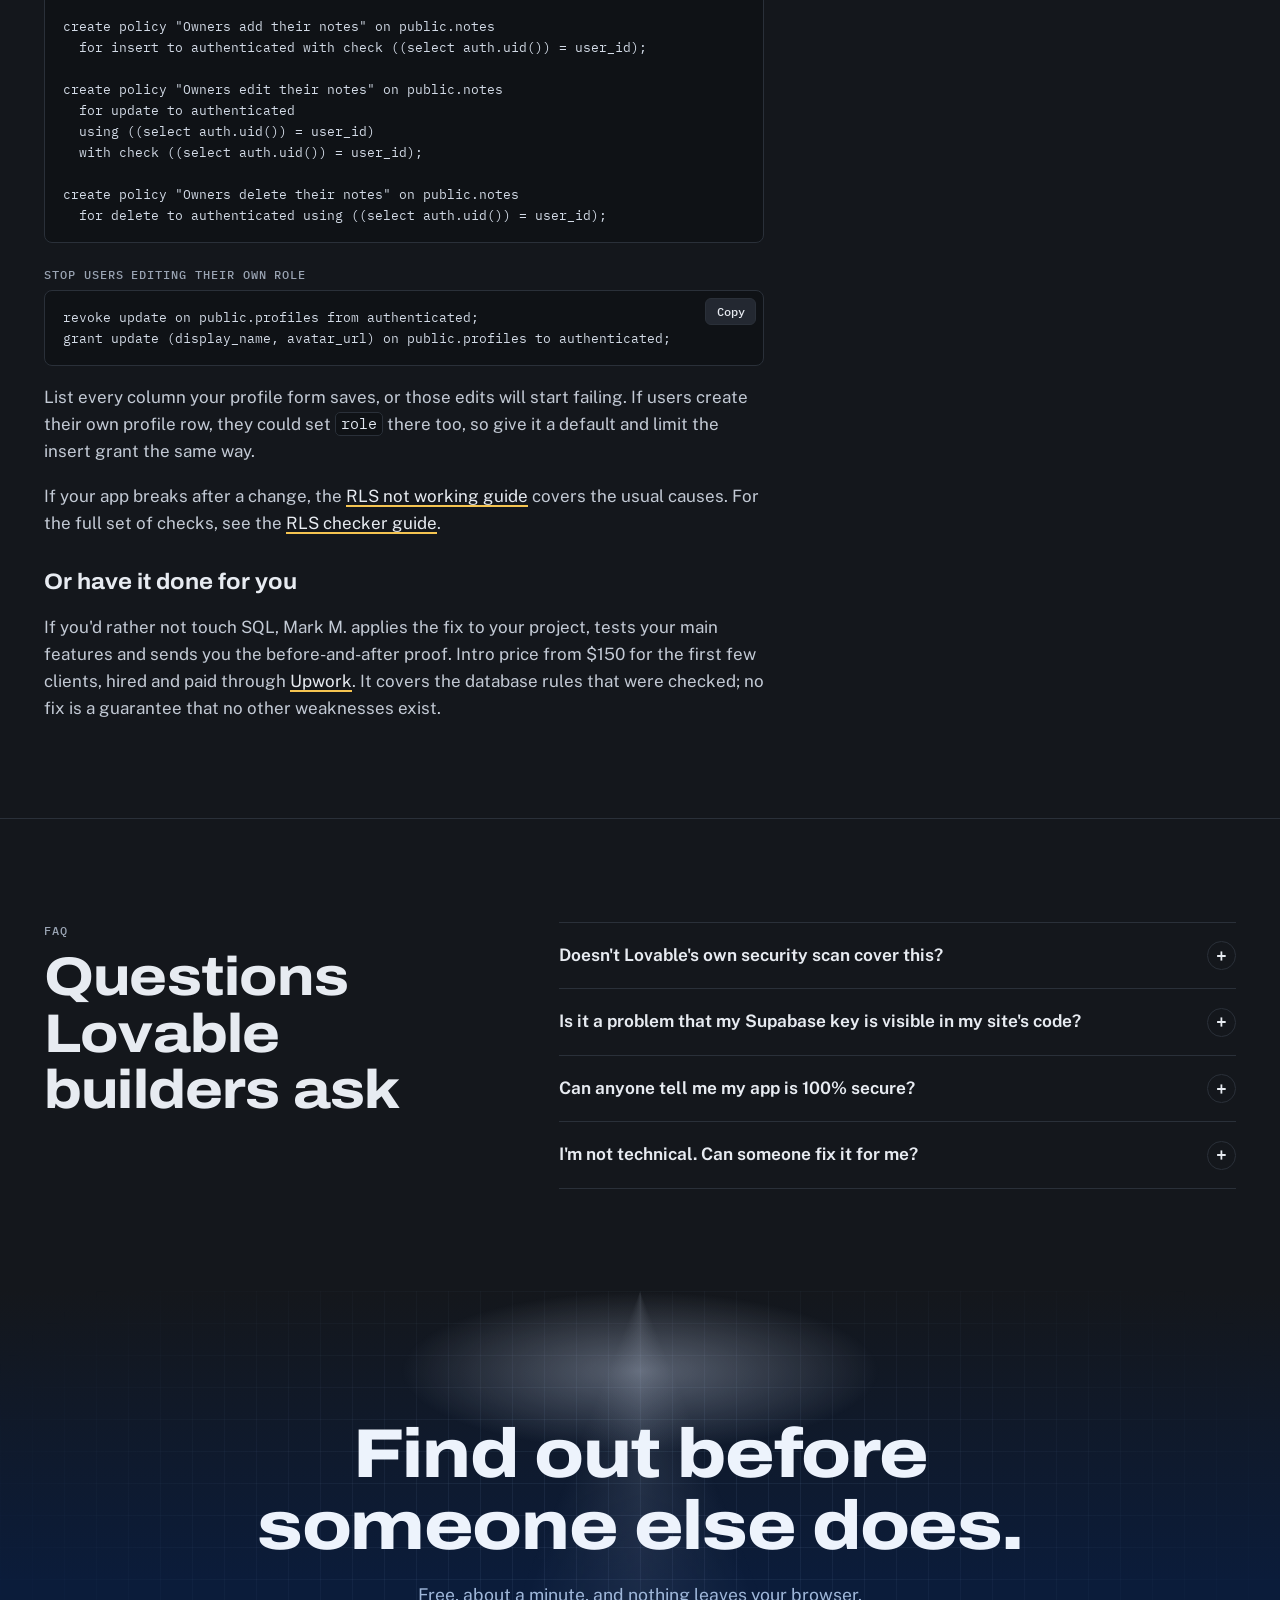
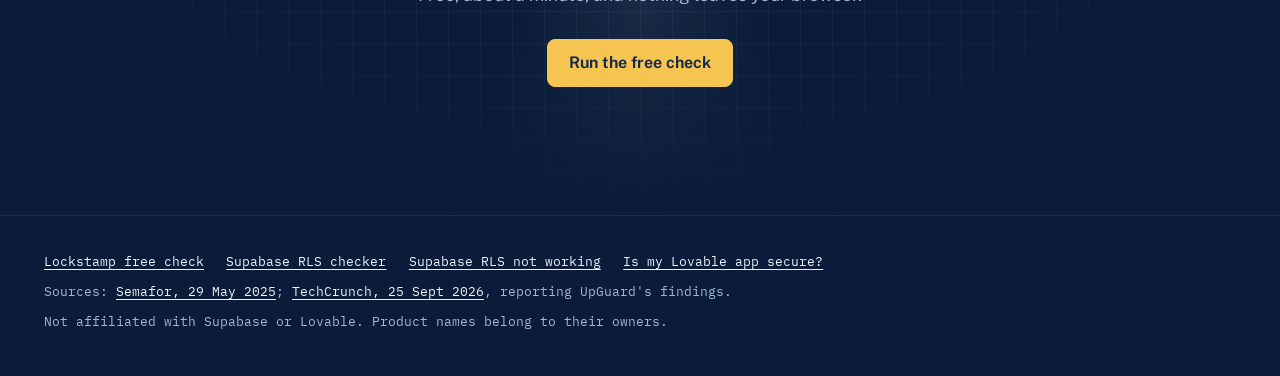
<file: is-my-lovable-app-secure/index.html>
<!doctype html>
<html lang="en">
  <head>
    <meta charset="utf-8" />
    <meta name="viewport" content="width=device-width, initial-scale=1" />
    <title>Is my Lovable app secure? How to check it yourself | Lockstamp</title>
    <meta
      name="description"
      content="Lovable apps keep their data in a Supabase database, and its access rules decide who can read it. Seven checks you can do yourself, what to ask Lovable to fix, and a free in-browser check."
    />
    <link rel="canonical" href="https://lockstamp.github.io/is-my-lovable-app-secure/" />

    <meta property="og:type" content="article" />
    <meta property="og:site_name" content="Lockstamp" />
    <meta property="og:title" content="Is my Lovable app secure? How to check it yourself" />
    <meta
      property="og:description"
      content="Seven checks you can do yourself, what to ask Lovable to fix, and a free in-browser check of your database rules."
    />
    <meta property="og:url" content="https://lockstamp.github.io/is-my-lovable-app-secure/" />
    <meta property="og:image" content="https://lockstamp.github.io/og.png" />
    <meta property="og:image:width" content="1200" />
    <meta property="og:image:height" content="630" />
    <meta property="og:image:alt" content="Lockstamp: free RLS check for Supabase apps, with a sample result" />
    <meta name="twitter:card" content="summary_large_image" />
    <meta name="twitter:title" content="Is my Lovable app secure? How to check it yourself" />
    <meta
      name="twitter:description"
      content="Seven checks you can do yourself, what to ask Lovable to fix, and a free in-browser check of your database rules."
    />
    <meta name="twitter:image" content="https://lockstamp.github.io/og.png" />

    <script type="application/ld+json">
      {
        "@context": "https://schema.org",
        "@type": "FAQPage",
        "mainEntity": [
          {
            "@type": "Question",
            "name": "Doesn't Lovable's own security scan cover this?",
            "acceptedAnswer": {
              "@type": "Answer",
              "text": "Run it, it's free and it catches a lot. Like Supabase's Security Advisor, it mostly reviews your settings and code. Lockstamp is a second opinion that actually tries the attacks on a private copy of your database, as a stranger and as a second user."
            }
          },
          {
            "@type": "Question",
            "name": "Is it a problem that my Supabase key is visible in my site's code?",
            "acceptedAnswer": {
              "@type": "Answer",
              "text": "Not for the public key (anon or publishable). It's meant to be public, and your database rules are what protect the data. It is a problem if the service_role or secret key is visible: that key skips every rule, so rotate it straight away."
            }
          },
          {
            "@type": "Question",
            "name": "Can anyone tell me my app is 100% secure?",
            "acceptedAnswer": {
              "@type": "Answer",
              "text": "No, and be wary of anyone who says so. What you can get is evidence about specific risks: these attacks were tried, these got through before the fix, and these are blocked after it."
            }
          },
          {
            "@type": "Question",
            "name": "I'm not technical. Can someone fix it for me?",
            "acceptedAnswer": {
              "@type": "Answer",
              "text": "Yes. Mark M. applies the fix to your project, tests your main features and sends you the before-and-after proof, at an intro price from $150 for the first few clients. You hire and pay through Upwork."
            }
          }
        ]
      }
    </script>
    <link
      rel="icon"
      href="data:image/svg+xml,%3Csvg xmlns='http://www.w3.org/2000/svg' viewBox='0 0 32 32'%3E%3Crect width='32' height='32' rx='7' fill='%23F5C451'/%3E%3Cpath d='M9 16.5l4.5 4.5L23 11.5' stroke='%2313294B' stroke-width='3.5' fill='none' stroke-linecap='round' stroke-linejoin='round'/%3E%3C/svg%3E"
    />
    <script type="module" crossorigin src="../assets/styles-100lnfQI.js"></script>
    <script type="module" crossorigin src="../assets/guide-C1MdmbHo.js"></script>
    <link rel="stylesheet" crossorigin href="../assets/styles-SJnjNaty.css">
    <link rel="stylesheet" crossorigin href="../assets/guide-Dtq9fb2H.css">
  </head>
  <body>
    <a class="skip" href="#content">Skip to the guide</a>

    <div class="dark">
      <header class="nav">
        <a class="brand" href="../" aria-label="Lockstamp home">
          <span class="brand-mark" aria-hidden="true">✓</span>
          <span>Lockstamp</span>
        </a>
        <nav class="nav-links" aria-label="Guides">
          <a href="../supabase-rls-checker/">RLS checker</a>
          <a href="../supabase-rls-not-working/">RLS not working</a>
          <a href="../is-my-lovable-app-secure/" aria-current="page">Lovable apps</a>
        </nav>
        <a class="button accent small" href="../#check">Run the free check</a>
      </header>

      <section class="guide-hero" aria-labelledby="page-title">
        <p class="badge">
          <span class="badge-dot" aria-hidden="true"></span>
          <span>Guide · Apps built with Lovable</span>
        </p>
        <h1 id="page-title">Is my Lovable app secure? How to check it yourself</h1>
        <p class="lede">
          Lovable builds the app fast. Whether strangers can read your users' data comes down to a few database rules
          the AI wrote for you. Here's how to see what they actually allow.
        </p>
        <div class="hero-actions">
          <a class="button accent" href="../#check">Run the free check</a>
          <a class="button outline-light" href="#checks">See the 7 checks</a>
        </div>
        <p class="fud">Free · No signup · The check runs in your browser</p>
      </section>
    </div>

    <main id="content" class="guide">
      <article class="prose">
        <div class="answer">
          <p class="kicker">Short answer</p>
          <p>
            Nobody can honestly promise an app is secure, but you can find out whether the common holes are open. For a
            Lovable app, the big one is the database: if its Row Level Security rules are missing or too loose, anyone
            can read your users' data with the public key that ships in your site's code. Run Lovable's security scan,
            then test the rules as a stranger and as another user.
          </p>
        </div>

        <nav class="toc" aria-label="On this page">
          <p class="kicker">On this page</p>
          <ol>
            <li><a href="#where-data-lives">Where your app's data lives</a></li>
            <li><a href="#what-we-saw">What we saw in real Lovable projects</a></li>
            <li><a href="#checks">7 checks you can do yourself</a></li>
            <li><a href="#fix">How to get it fixed</a></li>
          </ol>
        </nav>

        <h2 id="where-data-lives">Where your app's data lives</h2>
        <p>
          A Lovable app's data sits in a Supabase database (Postgres), either through Lovable Cloud or a Supabase project
          you connected. Your website talks to that database directly from the visitor's browser, using a public key
          that's built into your site's JavaScript. Anyone can find it, and that's normal.
        </p>
        <p>
          What stops a stranger from using that key to download your users table is <strong>Row Level Security</strong>
          (RLS): rules on each table that say who can read and change which rows. The AI writes those rules as it builds
          features. Most are fine. The ones that aren't tend to look harmless, like a rule that says "logged-in users can
          read profiles" when it should say "users can read their own profile".
        </p>
        <p>
          This isn't a theoretical worry. In May 2025, Semafor reported that
          <a href="https://www.semafor.com/article/05/29/2025/the-hottest-new-vibe-coding-startup-lovable-is-a-sitting-duck-for-hackers" rel="noopener">170 of 1,645 Lovable apps checked</a>
          let anyone read their users' data, and in September 2026 TechCrunch reported UpGuard finding
          <a href="https://techcrunch.com/2026/09/25/some-supabase-customers-are-publicly-exposing-reams-of-peoples-data-to-the-web/" rel="noopener">16,000 Supabase databases exposing personal data</a>.
        </p>

        <h2 id="what-we-saw">What we saw in real Lovable projects</h2>
        <p>
          We ran Lockstamp offline on public GitHub projects built with Lovable and Supabase, rebuilding each database
          from its public migration files. No live sites were touched and individual results aren't published.
        </p>
        <ul class="stat" aria-label="Results in rebuilds from public migration files">
          <li><strong>14 of 27</strong>projects had at least one attack that worked</li>
          <li><strong>12</strong>serious holes after a closer review, all in 1 project</li>
          <li><strong>92</strong>results left for a human decision</li>
        </ul>
        <p class="stat-note">
          All numbers are in rebuilds from public migration files, not live apps. The "human decision" results are mostly
          data that may be meant to be public, like listings or reviews, or rules too complex to change safely without
          knowing the app. That's the honest picture: serious holes are real but not everywhere, and most findings need
          someone who knows the app to make the call.
        </p>

        <h2 id="checks">7 checks you can do yourself</h2>

        <h3>1. Run Lovable's security scan, and read it</h3>
        <p>
          Lovable has a built-in security scan. Run it before you publish and read each warning rather than clicking past
          it. If your project uses its own Supabase project, also open <strong>Security Advisor</strong> in the Supabase
          dashboard. Both are free. Both mostly review your settings; they don't try the attacks.
        </p>

        <h3>2. Make sure every table has RLS on</h3>
        <p>
          Open your SQL editor (on Lovable Cloud: <strong>More</strong>, then <strong>Cloud</strong>, then
          <strong>SQL editor</strong>) and run this. Any table showing <code>false</code> is open to anyone.
        </p>
        <pre><code>select c.relname as table_name, c.relrowsecurity as rls_on
from pg_class c
join pg_namespace n on n.oid = c.relnamespace
where n.nspname = 'public' and c.relkind in ('r', 'p')
order by rls_on, table_name;</code></pre>

        <h3>3. Look for rules that let everyone in</h3>
        <p>
          A rule whose condition is just <code>true</code> lets every request through. That's fine for a public product
          list. It's a leak on profiles, messages, orders or anything personal.
        </p>
        <pre><code>select tablename, policyname, cmd, roles, qual, with_check
from pg_policies
where schemaname = 'public' and (qual = 'true' or with_check = 'true');</code></pre>

        <h3>4. Check users can't promote themselves</h3>
        <p>
          If your <code>profiles</code> table has a <code>role</code>, <code>is_admin</code>, <code>credits</code> or
          <code>plan</code> column, and users can edit their own profile, they can usually change those too. RLS controls
          rows, not columns. Ask whether a normal user could run
          <code>update profiles set role = 'admin'</code> on their own row. If yes, that needs fixing (see below).
        </p>

        <h3>5. Search your code for secret keys</h3>
        <p>
          In your project's code (in Lovable's code view or on GitHub), search for <code>service_role</code>,
          <code>sk_live</code>, <code>sk-</code> and <code>secret</code>. Anything in front-end files or in variables
          starting with <code>VITE_</code> ends up in the browser. The Supabase public key is fine there; a
          <code>service_role</code> key, a Stripe secret key or an AI provider key is not. If you find one, rotate it in
          that provider's dashboard and move the call into a server function.
        </p>

        <h3>6. Open your app as a stranger</h3>
        <p>
          Open your site in a private window without logging in. Open the browser's developer tools, go to the
          <strong>Network</strong> tab, and use the app. Look at requests to <code>/rest/v1/</code>. If any return other
          people's names, emails or messages while you're logged out, anyone on the internet can see them too.
        </p>

        <h3>7. Open it as a second user</h3>
        <p>
          Sign up two test accounts. Create something private with the first (a note, an order, a message), then log in
          as the second and look for it, including in the Network tab. This catches a common leak in AI-built
          apps: rules that check "is logged in" instead of "owns this row".
        </p>

        <div class="inline-cta">
          <p>Checks 2, 3, 4, 6 and 7 are what the free Lockstamp check automates: real attacks as a stranger and as a second user, on a private copy in your browser.</p>
          <a class="button accent" href="../#check">Run the free check</a>
        </div>

        <h2 id="fix">How to get it fixed</h2>
        <h3>Ask Lovable to fix it</h3>
        <p>You can paste a prompt like this into Lovable, adjusted for your tables:</p>
        <pre><code>Review the Row Level Security on every table. Users should only be able to
read, update and delete their own rows (matched on user_id = auth.uid()).
Remove any policy that uses "true" on tables with personal data.
Users must not be able to change role, is_admin, plan or credits columns.
Show me the SQL migration before applying it.</code></pre>
        <p>
          Then check the result. AI fixes can go too far (your app stops showing data) or not far enough (an open rule is
          left behind). Re-run checks 6 and 7, or the free check, after every change.
        </p>

        <h3>Or fix it with SQL</h3>
        <p>
          Policies add up: if any rule lets everyone in, owner-only rules don't help, so drop the open ones first (list
          them with the query from check 3). For a table like <code>notes</code> with a <code>user_id</code> column:
        </p>
        <pre><code>alter table public.notes enable row level security;

-- Drop each open rule the check 3 query listed, for example:
drop policy if exists "Enable read access for all users" on public.notes;

create policy "Owners read their notes" on public.notes
  for select to authenticated using ((select auth.uid()) = user_id);

create policy "Owners add their notes" on public.notes
  for insert to authenticated with check ((select auth.uid()) = user_id);

create policy "Owners edit their notes" on public.notes
  for update to authenticated
  using ((select auth.uid()) = user_id)
  with check ((select auth.uid()) = user_id);

create policy "Owners delete their notes" on public.notes
  for delete to authenticated using ((select auth.uid()) = user_id);</code></pre>
        <p class="label">Stop users editing their own role</p>
        <pre><code>revoke update on public.profiles from authenticated;
grant update (display_name, avatar_url) on public.profiles to authenticated;</code></pre>
        <p>List every column your profile form saves, or those edits will start failing. If users create their own profile row, they could set <code>role</code> there too, so give it a default and limit the insert grant the same way.</p>
        <p>
          If your app breaks after a change, the <a href="../supabase-rls-not-working/">RLS not working guide</a> covers
          the usual causes. For the full set of checks, see the <a href="../supabase-rls-checker/">RLS checker guide</a>.
        </p>

        <h3>Or have it done for you</h3>
        <p>
          If you'd rather not touch SQL, Mark M. applies the fix to your project, tests your main features and sends you
          the before-and-after proof. Intro price from $150 for the first few clients, hired and paid through
          <a href="https://www.upwork.com/freelancers/~01d7446dbecad0fbf2" target="_blank" rel="noopener">Upwork<span class="sr-only"> (opens in a new tab)</span></a>.
          It covers the database rules that were checked; no fix is a guarantee that no other weaknesses exist.
        </p>
      </article>

      <aside class="aside" aria-label="Next steps">
        <div class="aside-card night">
          <h2>Check your Lovable app free</h2>
          <p>Paste one query result from your SQL editor. Lockstamp tries real attacks on a private copy in your browser and writes a fix file when it can.</p>
          <a class="button accent" href="../#check">Run the free check</a>
          <p class="small-print">No signup. Nothing is uploaded.</p>
        </div>
        <div class="aside-card">
          <h2>Want it fixed for you?</h2>
          <p>Mark M. applies the fix, tests your main features and sends you the before-and-after proof. Intro price from $150, hired through Upwork.</p>
          <a class="button" href="https://www.upwork.com/freelancers/~01d7446dbecad0fbf2" target="_blank" rel="noopener">Get it fixed<span class="sr-only"> (opens Upwork in a new tab)</span></a>
        </div>
        <nav class="related" aria-label="Related guides">
          <p class="kicker">Related guides</p>
          <a href="../supabase-rls-checker/">Supabase RLS checker: how to check your rules</a>
          <a href="../supabase-rls-not-working/">Supabase RLS not working? Causes and fixes</a>
        </nav>
      </aside>
    </main>

    <section class="faq split" aria-labelledby="faq-title">
      <div>
        <p class="kicker">FAQ</p>
        <h2 id="faq-title">Questions Lovable builders ask</h2>
      </div>
      <div class="faq-list">
        <details>
          <summary>Doesn't Lovable's own security scan cover this?</summary>
          <p>Run it, it's free and it catches a lot. Like Supabase's Security Advisor, it mostly reviews your settings and code. Lockstamp is a second opinion that actually tries the attacks on a private copy of your database, as a stranger and as a second user.</p>
        </details>
        <details>
          <summary>Is it a problem that my Supabase key is visible in my site's code?</summary>
          <p>Not for the public key (anon or publishable). It's meant to be public, and your database rules are what protect the data. It is a problem if the service_role or secret key is visible: that key skips every rule, so rotate it straight away.</p>
        </details>
        <details>
          <summary>Can anyone tell me my app is 100% secure?</summary>
          <p>No, and be wary of anyone who says so. What you can get is evidence about specific risks: these attacks were tried, these got through before the fix, and these are blocked after it.</p>
        </details>
        <details>
          <summary>I'm not technical. Can someone fix it for me?</summary>
          <p>Yes. Mark M. applies the fix to your project, tests your main features and sends you the before-and-after proof, at an intro price from $150 for the first few clients. You hire and pay through <a href="https://www.upwork.com/freelancers/~01d7446dbecad0fbf2" target="_blank" rel="noopener">Upwork<span class="sr-only"> (opens in a new tab)</span></a>.</p>
        </details>
      </div>
    </section>

    <section class="closing" aria-labelledby="closing-title">
      <h2 id="closing-title">Find out before someone else does.</h2>
      <p>Free, about a minute, and nothing leaves your browser.</p>
      <a class="button accent" href="../#check">Run the free check</a>
    </section>

    <footer class="footer">
      <nav aria-label="Site">
        <a href="../">Lockstamp free check</a>
        <a href="../supabase-rls-checker/">Supabase RLS checker</a>
        <a href="../supabase-rls-not-working/">Supabase RLS not working</a>
        <a href="../is-my-lovable-app-secure/">Is my Lovable app secure?</a>
      </nav>
      <p>
        Sources: <a href="https://www.semafor.com/article/05/29/2025/the-hottest-new-vibe-coding-startup-lovable-is-a-sitting-duck-for-hackers" rel="noopener">Semafor, 29 May 2025</a>;
        <a href="https://techcrunch.com/2026/09/25/some-supabase-customers-are-publicly-exposing-reams-of-peoples-data-to-the-web/" rel="noopener">TechCrunch, 25 Sept 2026</a>, reporting UpGuard's findings.
      </p>
      <p>Not affiliated with Supabase or Lovable. Product names belong to their owners.</p>
    </footer>

  </body>
</html>
</file>
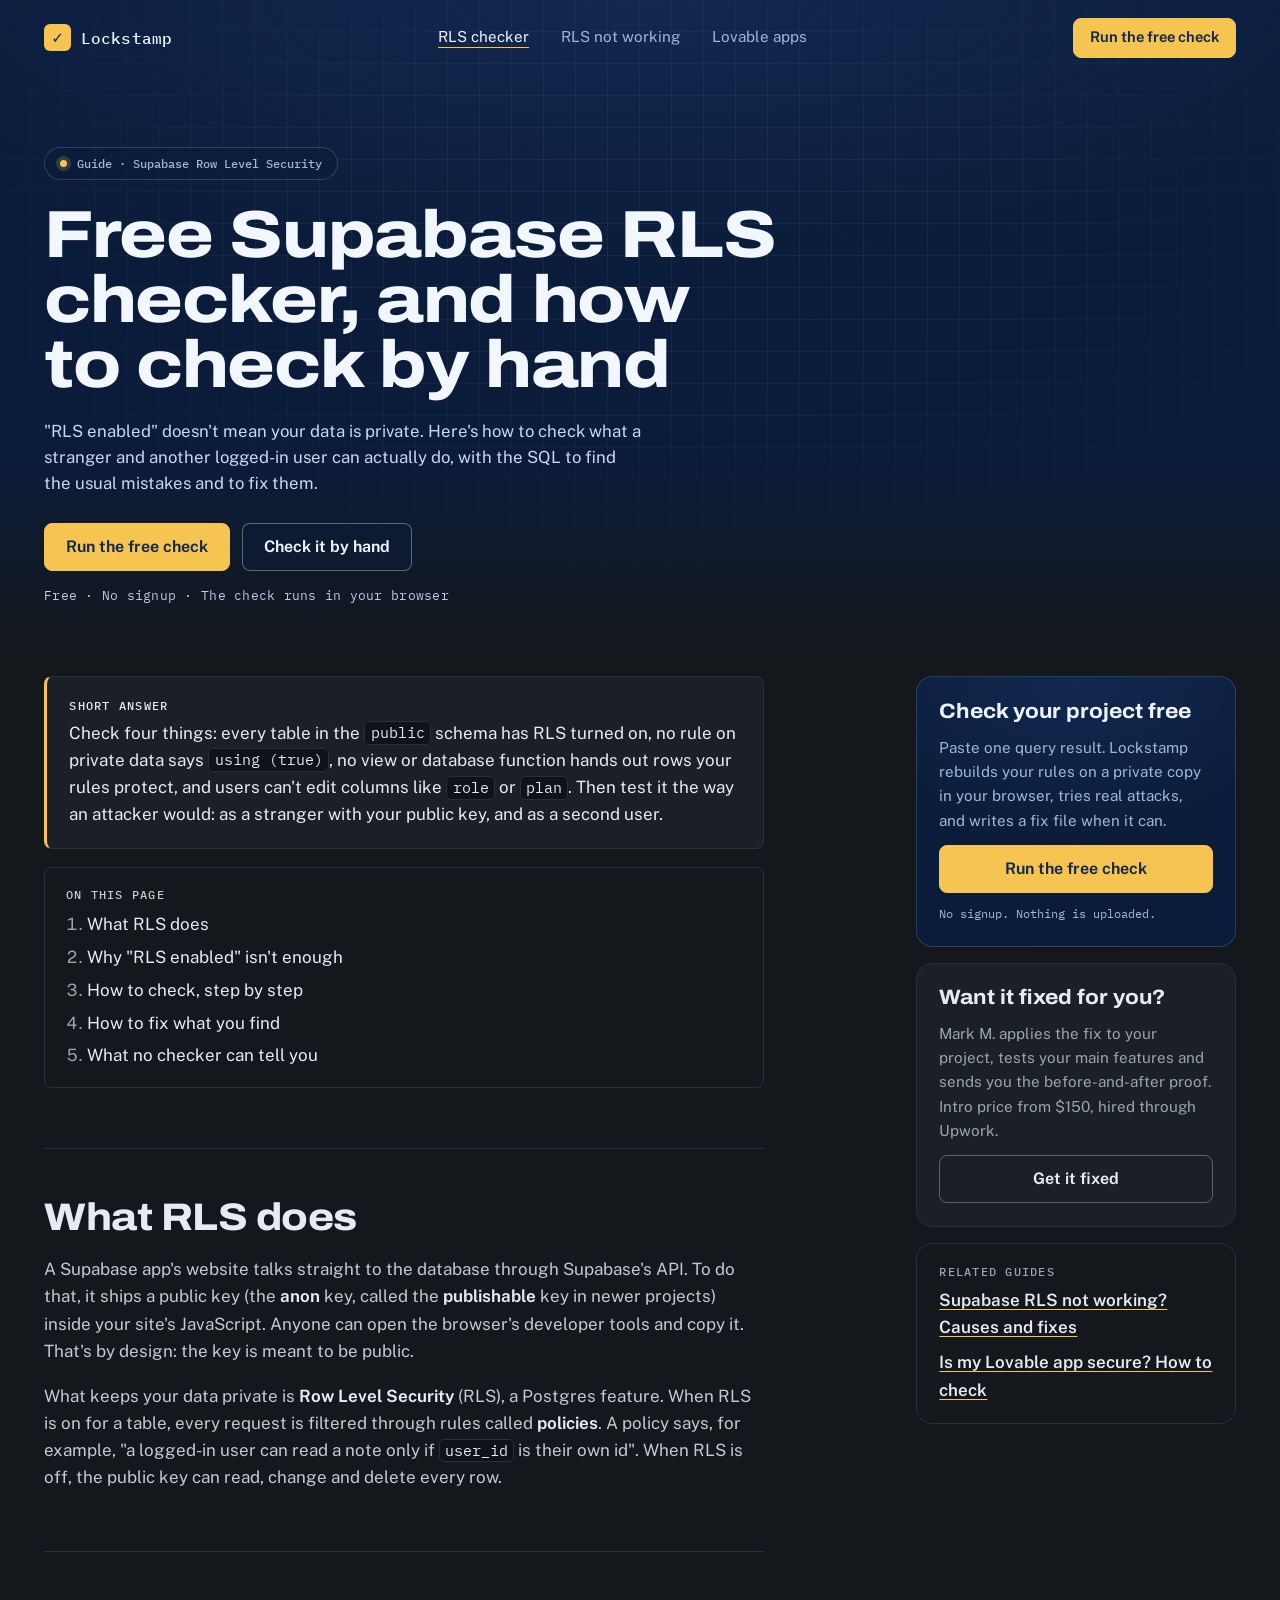
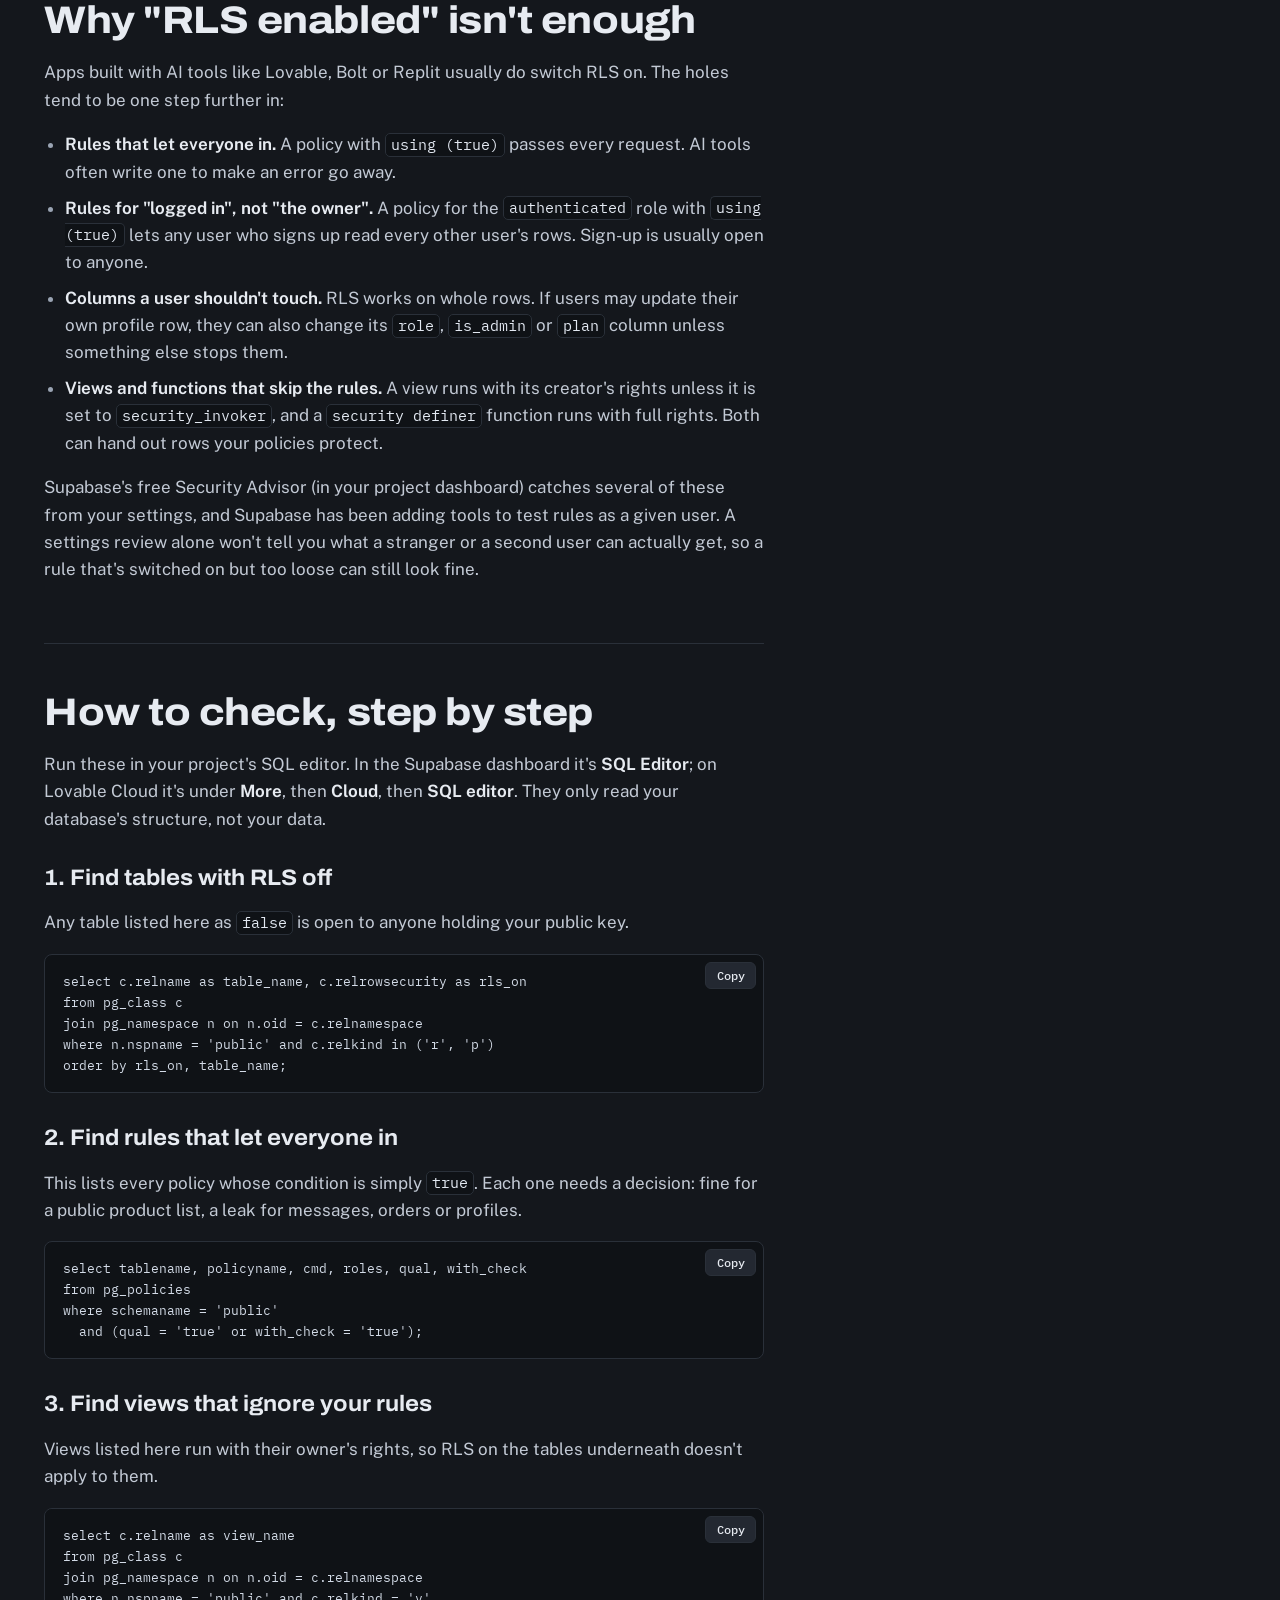
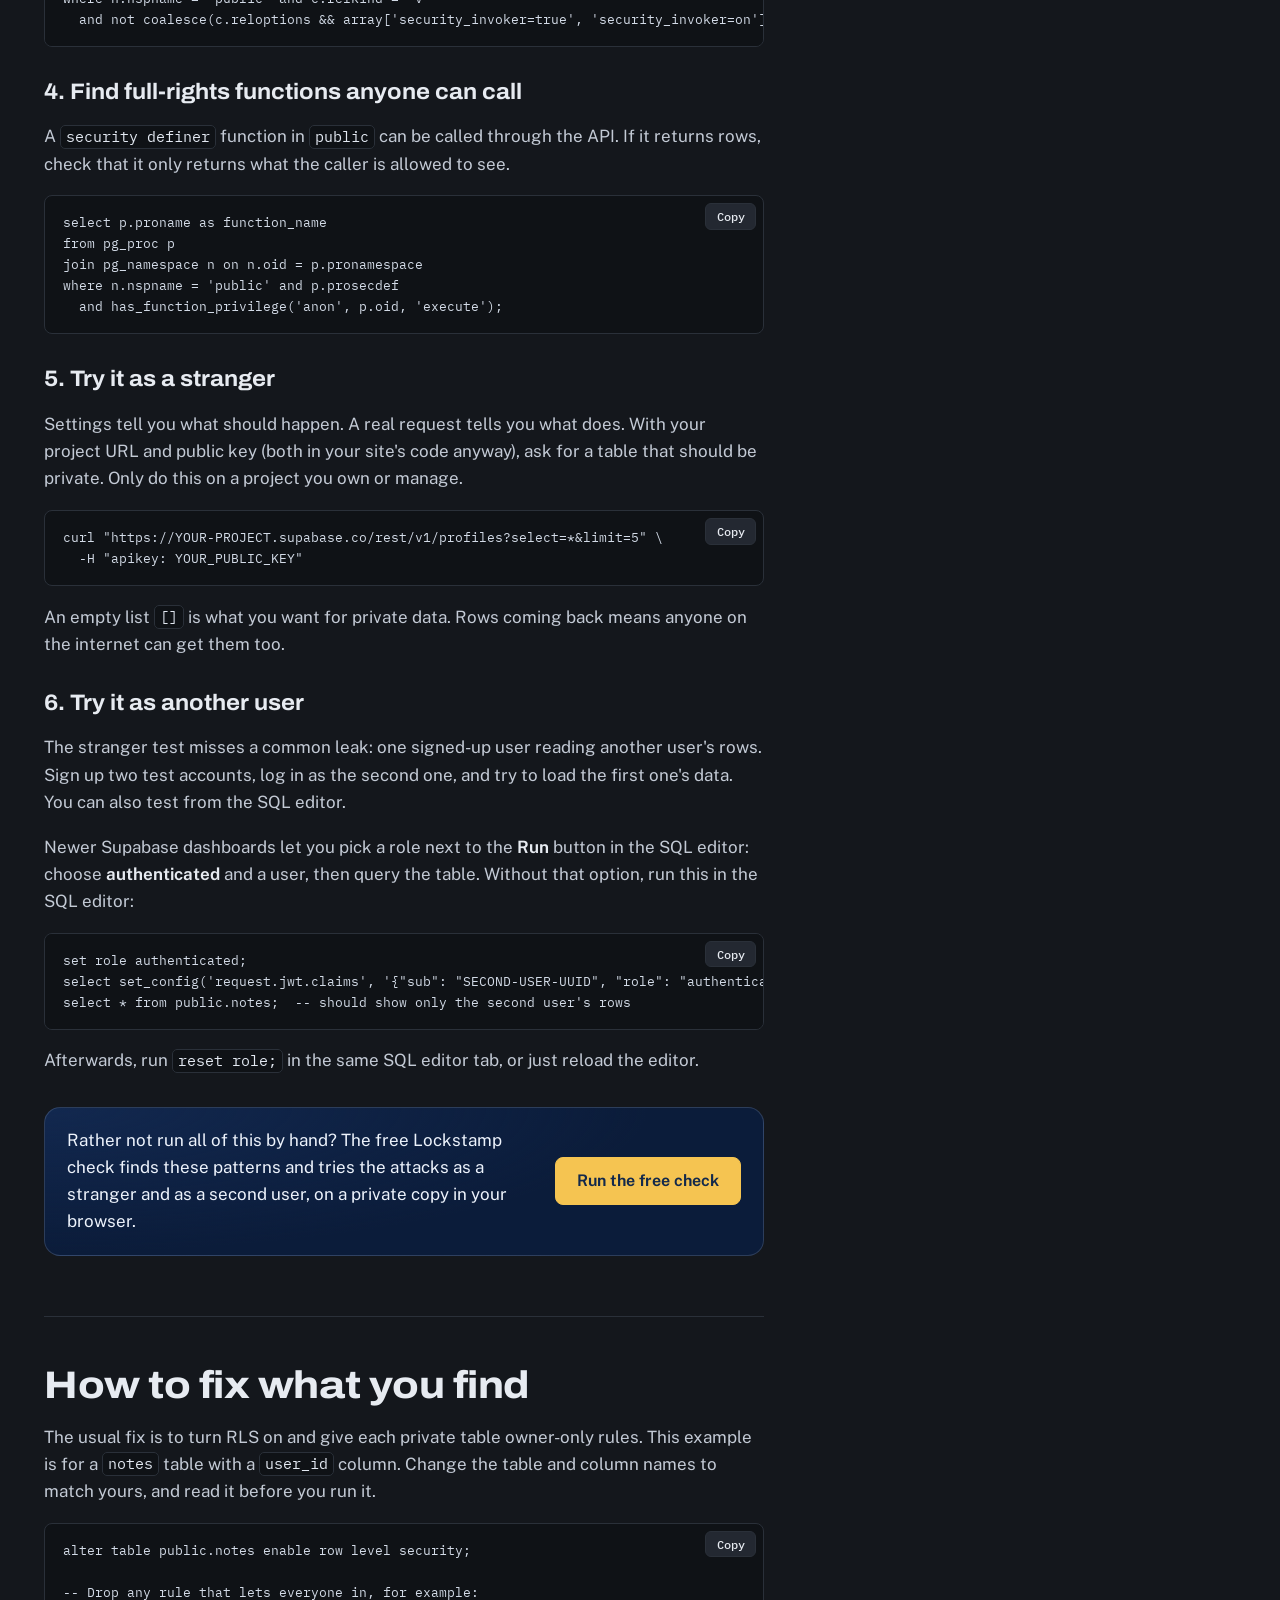
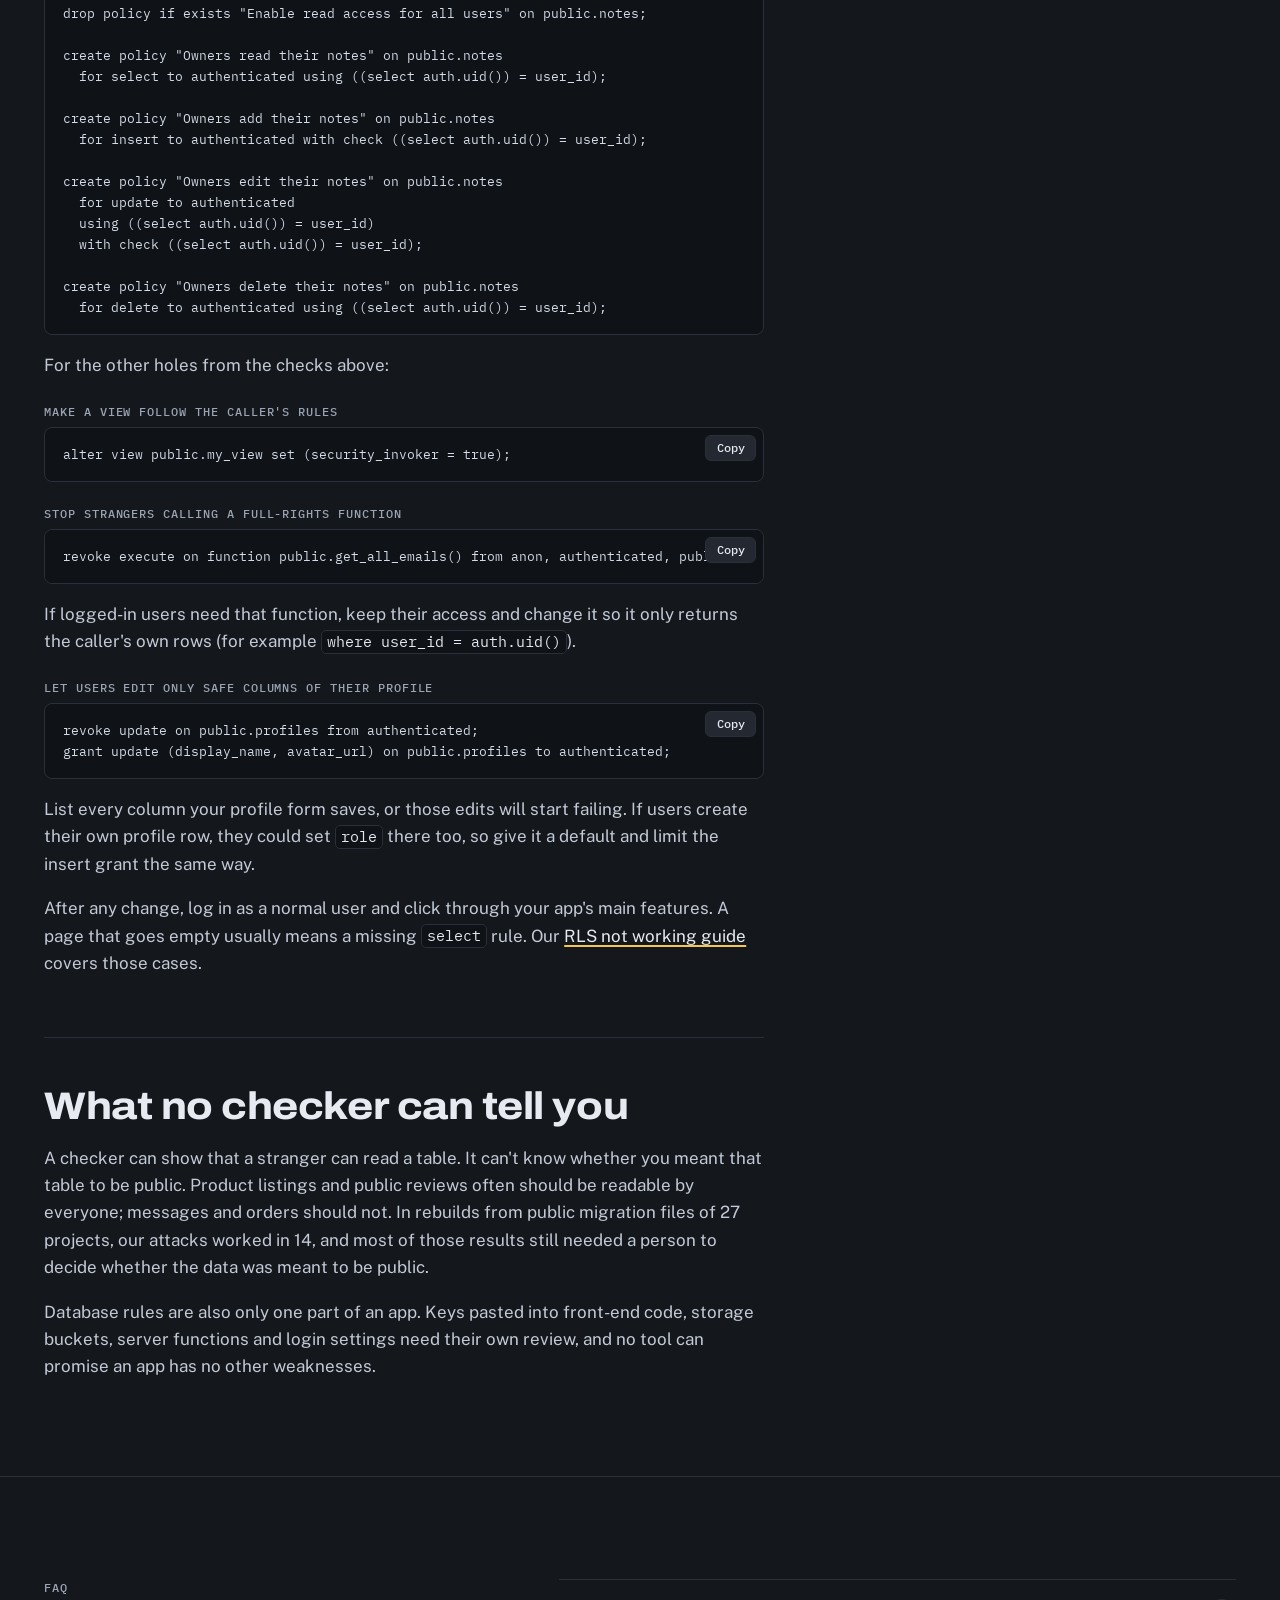
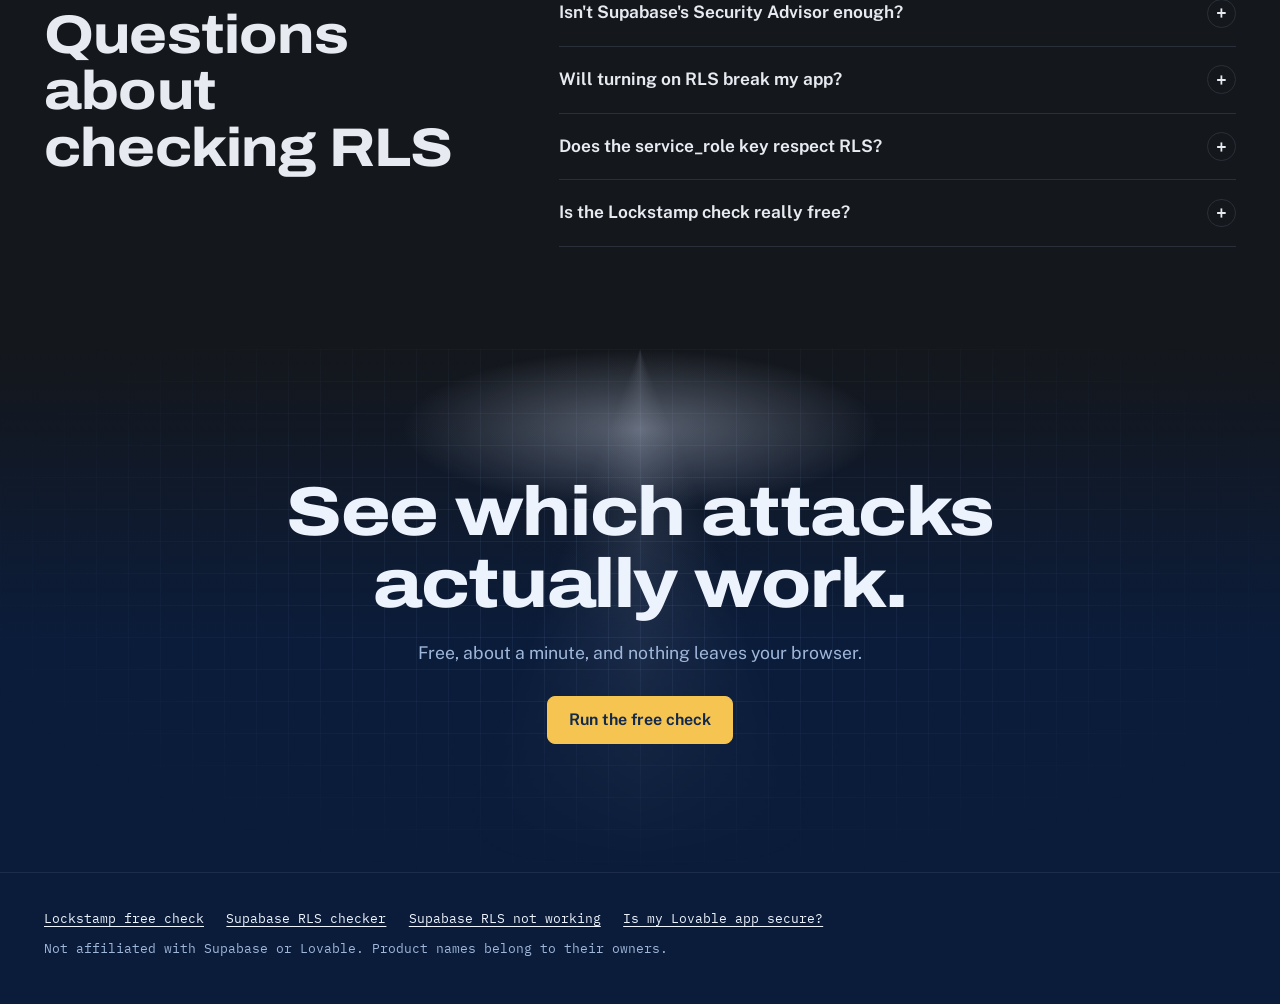
<file: supabase-rls-checker/index.html>
<!doctype html>
<html lang="en">
  <head>
    <meta charset="utf-8" />
    <meta name="viewport" content="width=device-width, initial-scale=1" />
    <title>Supabase RLS checker: how to check your Row Level Security | Lockstamp</title>
    <meta
      name="description"
      content="How to check Supabase Row Level Security yourself: the SQL queries that find tables with RLS off, always-true rules, open views and functions, plus a free in-browser checker."
    />
    <link rel="canonical" href="https://lockstamp.github.io/supabase-rls-checker/" />

    <meta property="og:type" content="article" />
    <meta property="og:site_name" content="Lockstamp" />
    <meta property="og:title" content="Free Supabase RLS checker, and how to check by hand" />
    <meta
      property="og:description"
      content="The SQL queries that find tables with RLS off, always-true rules, open views and functions, plus a free in-browser checker."
    />
    <meta property="og:url" content="https://lockstamp.github.io/supabase-rls-checker/" />
    <meta property="og:image" content="https://lockstamp.github.io/og.png" />
    <meta property="og:image:width" content="1200" />
    <meta property="og:image:height" content="630" />
    <meta property="og:image:alt" content="Lockstamp: free RLS check for Supabase apps, with a sample result" />
    <meta name="twitter:card" content="summary_large_image" />
    <meta name="twitter:title" content="Free Supabase RLS checker, and how to check by hand" />
    <meta
      name="twitter:description"
      content="The SQL queries that find tables with RLS off, always-true rules, open views and functions, plus a free in-browser checker."
    />
    <meta name="twitter:image" content="https://lockstamp.github.io/og.png" />

    <script type="application/ld+json">
      {
        "@context": "https://schema.org",
        "@type": "FAQPage",
        "mainEntity": [
          {
            "@type": "Question",
            "name": "Isn't Supabase's Security Advisor enough?",
            "acceptedAnswer": {
              "@type": "Answer",
              "text": "It's a good first step and it's free. It reviews your settings and flags known patterns, like a table with RLS off. It doesn't try requests as a stranger or as another user, so a rule that is switched on but too loose can still pass. Use both."
            }
          },
          {
            "@type": "Question",
            "name": "Will turning on RLS break my app?",
            "acceptedAnswer": {
              "@type": "Answer",
              "text": "It can, for a moment. With RLS on and no rules, the table returns nothing, so pages that read it go empty until you add the policies. Add the enable statement and the policies together, then click through your app while logged in as a normal user."
            }
          },
          {
            "@type": "Question",
            "name": "Does the service_role key respect RLS?",
            "acceptedAnswer": {
              "@type": "Answer",
              "text": "No. The service_role key (called the secret key in newer projects) skips RLS completely. That's why it must only ever live on a server, never in your website's code. If it's in your front end, treat it as leaked and rotate it."
            }
          },
          {
            "@type": "Question",
            "name": "Is the Lockstamp check really free?",
            "acceptedAnswer": {
              "@type": "Answer",
              "text": "Yes. There's no signup, and it runs in your browser tab. The paid part is optional: if you'd rather not apply the fix yourself, you can hire Mark M. through Upwork to do it."
            }
          }
        ]
      }
    </script>
    <link
      rel="icon"
      href="data:image/svg+xml,%3Csvg xmlns='http://www.w3.org/2000/svg' viewBox='0 0 32 32'%3E%3Crect width='32' height='32' rx='7' fill='%23F5C451'/%3E%3Cpath d='M9 16.5l4.5 4.5L23 11.5' stroke='%2313294B' stroke-width='3.5' fill='none' stroke-linecap='round' stroke-linejoin='round'/%3E%3C/svg%3E"
    />
    <script type="module" crossorigin src="../assets/styles-100lnfQI.js"></script>
    <script type="module" crossorigin src="../assets/guide-C1MdmbHo.js"></script>
    <link rel="stylesheet" crossorigin href="../assets/styles-SJnjNaty.css">
    <link rel="stylesheet" crossorigin href="../assets/guide-Dtq9fb2H.css">
  </head>
  <body>
    <a class="skip" href="#content">Skip to the guide</a>

    <div class="dark">
      <header class="nav">
        <a class="brand" href="../" aria-label="Lockstamp home">
          <span class="brand-mark" aria-hidden="true">✓</span>
          <span>Lockstamp</span>
        </a>
        <nav class="nav-links" aria-label="Guides">
          <a href="../supabase-rls-checker/" aria-current="page">RLS checker</a>
          <a href="../supabase-rls-not-working/">RLS not working</a>
          <a href="../is-my-lovable-app-secure/">Lovable apps</a>
        </nav>
        <a class="button accent small" href="../#check">Run the free check</a>
      </header>

      <section class="guide-hero" aria-labelledby="page-title">
        <p class="badge">
          <span class="badge-dot" aria-hidden="true"></span>
          <span>Guide · Supabase Row Level Security</span>
        </p>
        <h1 id="page-title">Free Supabase RLS checker, and how to check by hand</h1>
        <p class="lede">
          "RLS enabled" doesn't mean your data is private. Here's how to check what a stranger and another logged-in user
          can actually do, with the SQL to find the usual mistakes and to fix them.
        </p>
        <div class="hero-actions">
          <a class="button accent" href="../#check">Run the free check</a>
          <a class="button outline-light" href="#how-to-check">Check it by hand</a>
        </div>
        <p class="fud">Free · No signup · The check runs in your browser</p>
      </section>
    </div>

    <main id="content" class="guide">
      <article class="prose">
        <div class="answer">
          <p class="kicker">Short answer</p>
          <p>
            Check four things: every table in the <code>public</code> schema has RLS turned on, no rule on private data
            says <code>using (true)</code>, no view or database function hands out rows your rules protect, and users
            can't edit columns like <code>role</code> or <code>plan</code>. Then test it the way an attacker would: as a
            stranger with your public key, and as a second user.
          </p>
        </div>

        <nav class="toc" aria-label="On this page">
          <p class="kicker">On this page</p>
          <ol>
            <li><a href="#what-rls-does">What RLS does</a></li>
            <li><a href="#enabled-is-not-enough">Why "RLS enabled" isn't enough</a></li>
            <li><a href="#how-to-check">How to check, step by step</a></li>
            <li><a href="#fix">How to fix what you find</a></li>
            <li><a href="#limits">What no checker can tell you</a></li>
          </ol>
        </nav>

        <h2 id="what-rls-does">What RLS does</h2>
        <p>
          A Supabase app's website talks straight to the database through Supabase's API. To do that, it ships a public
          key (the <strong>anon</strong> key, called the <strong>publishable</strong> key in newer projects) inside your
          site's JavaScript. Anyone can open the browser's developer tools and copy it. That's by design: the key is
          meant to be public.
        </p>
        <p>
          What keeps your data private is <strong>Row Level Security</strong> (RLS), a Postgres feature. When RLS is on
          for a table, every request is filtered through rules called <strong>policies</strong>. A policy says, for
          example, "a logged-in user can read a note only if <code>user_id</code> is their own id". When RLS is off, the
          public key can read, change and delete every row.
        </p>

        <h2 id="enabled-is-not-enough">Why "RLS enabled" isn't enough</h2>
        <p>
          Apps built with AI tools like Lovable, Bolt or Replit usually do switch RLS on. The holes tend to be one step
          further in:
        </p>
        <ul>
          <li>
            <strong>Rules that let everyone in.</strong> A policy with <code>using (true)</code> passes every request. AI
            tools often write one to make an error go away.
          </li>
          <li>
            <strong>Rules for "logged in", not "the owner".</strong> A policy for the <code>authenticated</code> role with
            <code>using (true)</code> lets any user who signs up read every other user's rows. Sign-up is usually open
            to anyone.
          </li>
          <li>
            <strong>Columns a user shouldn't touch.</strong> RLS works on whole rows. If users may update their own
            profile row, they can also change its <code>role</code>, <code>is_admin</code> or <code>plan</code> column
            unless something else stops them.
          </li>
          <li>
            <strong>Views and functions that skip the rules.</strong> A view runs with its creator's rights unless it
            is set to <code>security_invoker</code>, and a <code>security definer</code> function runs with full rights.
            Both can hand out rows your policies protect.
          </li>
        </ul>
        <p>
          Supabase's free Security Advisor (in your project dashboard) catches several of these from your settings, and
          Supabase has been adding tools to test rules as a given user. A settings review alone won't tell you what a
          stranger or a second user can actually get, so a rule that's switched on but too loose can still look fine.
        </p>

        <h2 id="how-to-check">How to check, step by step</h2>
        <p>
          Run these in your project's SQL editor. In the Supabase dashboard it's <strong>SQL Editor</strong>; on Lovable
          Cloud it's under <strong>More</strong>, then <strong>Cloud</strong>, then <strong>SQL editor</strong>. They only read your database's structure,
          not your data.
        </p>

        <h3>1. Find tables with RLS off</h3>
        <p>Any table listed here as <code>false</code> is open to anyone holding your public key.</p>
        <pre><code>select c.relname as table_name, c.relrowsecurity as rls_on
from pg_class c
join pg_namespace n on n.oid = c.relnamespace
where n.nspname = 'public' and c.relkind in ('r', 'p')
order by rls_on, table_name;</code></pre>

        <h3>2. Find rules that let everyone in</h3>
        <p>
          This lists every policy whose condition is simply <code>true</code>. Each one needs a decision: fine for a
          public product list, a leak for messages, orders or profiles.
        </p>
        <pre><code>select tablename, policyname, cmd, roles, qual, with_check
from pg_policies
where schemaname = 'public'
  and (qual = 'true' or with_check = 'true');</code></pre>

        <h3>3. Find views that ignore your rules</h3>
        <p>Views listed here run with their owner's rights, so RLS on the tables underneath doesn't apply to them.</p>
        <pre><code>select c.relname as view_name
from pg_class c
join pg_namespace n on n.oid = c.relnamespace
where n.nspname = 'public' and c.relkind = 'v'
  and not coalesce(c.reloptions &amp;&amp; array['security_invoker=true', 'security_invoker=on'], false);</code></pre>

        <h3>4. Find full-rights functions anyone can call</h3>
        <p>
          A <code>security definer</code> function in <code>public</code> can be called through the API. If it returns
          rows, check that it only returns what the caller is allowed to see.
        </p>
        <pre><code>select p.proname as function_name
from pg_proc p
join pg_namespace n on n.oid = p.pronamespace
where n.nspname = 'public' and p.prosecdef
  and has_function_privilege('anon', p.oid, 'execute');</code></pre>

        <h3>5. Try it as a stranger</h3>
        <p>
          Settings tell you what should happen. A real request tells you what does. With your project URL and public
          key (both in your site's code anyway), ask for a table that should be private. Only do this on a project you
          own or manage.
        </p>
        <pre><code>curl "https://YOUR-PROJECT.supabase.co/rest/v1/profiles?select=*&amp;limit=5" \
  -H "apikey: YOUR_PUBLIC_KEY"</code></pre>
        <p>
          An empty list <code>[]</code> is what you want for private data. Rows coming back means anyone on the internet
          can get them too.
        </p>

        <h3>6. Try it as another user</h3>
        <p>
          The stranger test misses a common leak: one signed-up user reading another user's rows. Sign up two
          test accounts, log in as the second one, and try to load the first one's data. You can also test from the SQL editor.
        </p>
        <p>Newer Supabase dashboards let you pick a role next to the <strong>Run</strong> button in the SQL editor: choose <strong>authenticated</strong> and a user, then query the table. Without that option, run this in the SQL editor:</p>
        <pre><code>set role authenticated;
select set_config('request.jwt.claims', '{"sub": "SECOND-USER-UUID", "role": "authenticated"}', false);
select * from public.notes;  -- should show only the second user's rows</code></pre>
        <p>Afterwards, run <code>reset role;</code> in the same SQL editor tab, or just reload the editor.</p>

        <div class="inline-cta">
          <p>Rather not run all of this by hand? The free Lockstamp check finds these patterns and tries the attacks as a stranger and as a second user, on a private copy in your browser.</p>
          <a class="button accent" href="../#check">Run the free check</a>
        </div>

        <h2 id="fix">How to fix what you find</h2>
        <p>
          The usual fix is to turn RLS on and give each private table owner-only rules. This example is for a
          <code>notes</code> table with a <code>user_id</code> column. Change the table and column names to match yours,
          and read it before you run it.
        </p>
        <pre><code>alter table public.notes enable row level security;

-- Drop any rule that lets everyone in, for example:
drop policy if exists "Enable read access for all users" on public.notes;

create policy "Owners read their notes" on public.notes
  for select to authenticated using ((select auth.uid()) = user_id);

create policy "Owners add their notes" on public.notes
  for insert to authenticated with check ((select auth.uid()) = user_id);

create policy "Owners edit their notes" on public.notes
  for update to authenticated
  using ((select auth.uid()) = user_id)
  with check ((select auth.uid()) = user_id);

create policy "Owners delete their notes" on public.notes
  for delete to authenticated using ((select auth.uid()) = user_id);</code></pre>
        <p>For the other holes from the checks above:</p>
        <p class="label">Make a view follow the caller's rules</p>
        <pre><code>alter view public.my_view set (security_invoker = true);</code></pre>
        <p class="label">Stop strangers calling a full-rights function</p>
        <pre><code>revoke execute on function public.get_all_emails() from anon, authenticated, public;</code></pre>
        <p>If logged-in users need that function, keep their access and change it so it only returns the caller's own rows (for example <code>where user_id = auth.uid()</code>).</p>
        <p class="label">Let users edit only safe columns of their profile</p>
        <pre><code>revoke update on public.profiles from authenticated;
grant update (display_name, avatar_url) on public.profiles to authenticated;</code></pre>
        <p>List every column your profile form saves, or those edits will start failing. If users create their own profile row, they could set <code>role</code> there too, so give it a default and limit the insert grant the same way.</p>
        <p>
          After any change, log in as a normal user and click through your app's main features. A page that goes empty
          usually means a missing <code>select</code> rule. Our
          <a href="../supabase-rls-not-working/">RLS not working guide</a> covers those cases.
        </p>

        <h2 id="limits">What no checker can tell you</h2>
        <p>
          A checker can show that a stranger can read a table. It can't know whether you meant that table to be public.
          Product listings and public reviews often should be readable by everyone; messages and orders should not. In
          rebuilds from public migration files of 27 projects, our attacks worked in 14, and most of those results still
          needed a person to decide whether the data was meant to be public.
        </p>
        <p>
          Database rules are also only one part of an app. Keys pasted into front-end code, storage buckets, server
          functions and login settings need their own review, and no tool can promise an app has no other weaknesses.
        </p>
      </article>

      <aside class="aside" aria-label="Next steps">
        <div class="aside-card night">
          <h2>Check your project free</h2>
          <p>Paste one query result. Lockstamp rebuilds your rules on a private copy in your browser, tries real attacks, and writes a fix file when it can.</p>
          <a class="button accent" href="../#check">Run the free check</a>
          <p class="small-print">No signup. Nothing is uploaded.</p>
        </div>
        <div class="aside-card">
          <h2>Want it fixed for you?</h2>
          <p>Mark M. applies the fix to your project, tests your main features and sends you the before-and-after proof. Intro price from $150, hired through Upwork.</p>
          <a class="button" href="https://www.upwork.com/freelancers/~01d7446dbecad0fbf2" target="_blank" rel="noopener">Get it fixed<span class="sr-only"> (opens Upwork in a new tab)</span></a>
        </div>
        <nav class="related" aria-label="Related guides">
          <p class="kicker">Related guides</p>
          <a href="../supabase-rls-not-working/">Supabase RLS not working? Causes and fixes</a>
          <a href="../is-my-lovable-app-secure/">Is my Lovable app secure? How to check</a>
        </nav>
      </aside>
    </main>

    <section class="faq split" aria-labelledby="faq-title">
      <div>
        <p class="kicker">FAQ</p>
        <h2 id="faq-title">Questions about checking RLS</h2>
      </div>
      <div class="faq-list">
        <details>
          <summary>Isn't Supabase's Security Advisor enough?</summary>
          <p>It's a good first step and it's free. It reviews your settings and flags known patterns, like a table with RLS off. It doesn't try requests as a stranger or as another user, so a rule that is switched on but too loose can still pass. Use both.</p>
        </details>
        <details>
          <summary>Will turning on RLS break my app?</summary>
          <p>It can, for a moment. With RLS on and no rules, the table returns nothing, so pages that read it go empty until you add the policies. Add the enable statement and the policies together, then click through your app while logged in as a normal user.</p>
        </details>
        <details>
          <summary>Does the service_role key respect RLS?</summary>
          <p>No. The service_role key (called the secret key in newer projects) skips RLS completely. That's why it must only ever live on a server, never in your website's code. If it's in your front end, treat it as leaked and rotate it.</p>
        </details>
        <details>
          <summary>Is the Lockstamp check really free?</summary>
          <p>Yes. There's no signup, and it runs in your browser tab. The paid part is optional: if you'd rather not apply the fix yourself, you can hire Mark M. through Upwork to do it.</p>
        </details>
      </div>
    </section>

    <section class="closing" aria-labelledby="closing-title">
      <h2 id="closing-title">See which attacks actually work.</h2>
      <p>Free, about a minute, and nothing leaves your browser.</p>
      <a class="button accent" href="../#check">Run the free check</a>
    </section>

    <footer class="footer">
      <nav aria-label="Site">
        <a href="../">Lockstamp free check</a>
        <a href="../supabase-rls-checker/">Supabase RLS checker</a>
        <a href="../supabase-rls-not-working/">Supabase RLS not working</a>
        <a href="../is-my-lovable-app-secure/">Is my Lovable app secure?</a>
      </nav>
      <p>Not affiliated with Supabase or Lovable. Product names belong to their owners.</p>
    </footer>

  </body>
</html>
</file>
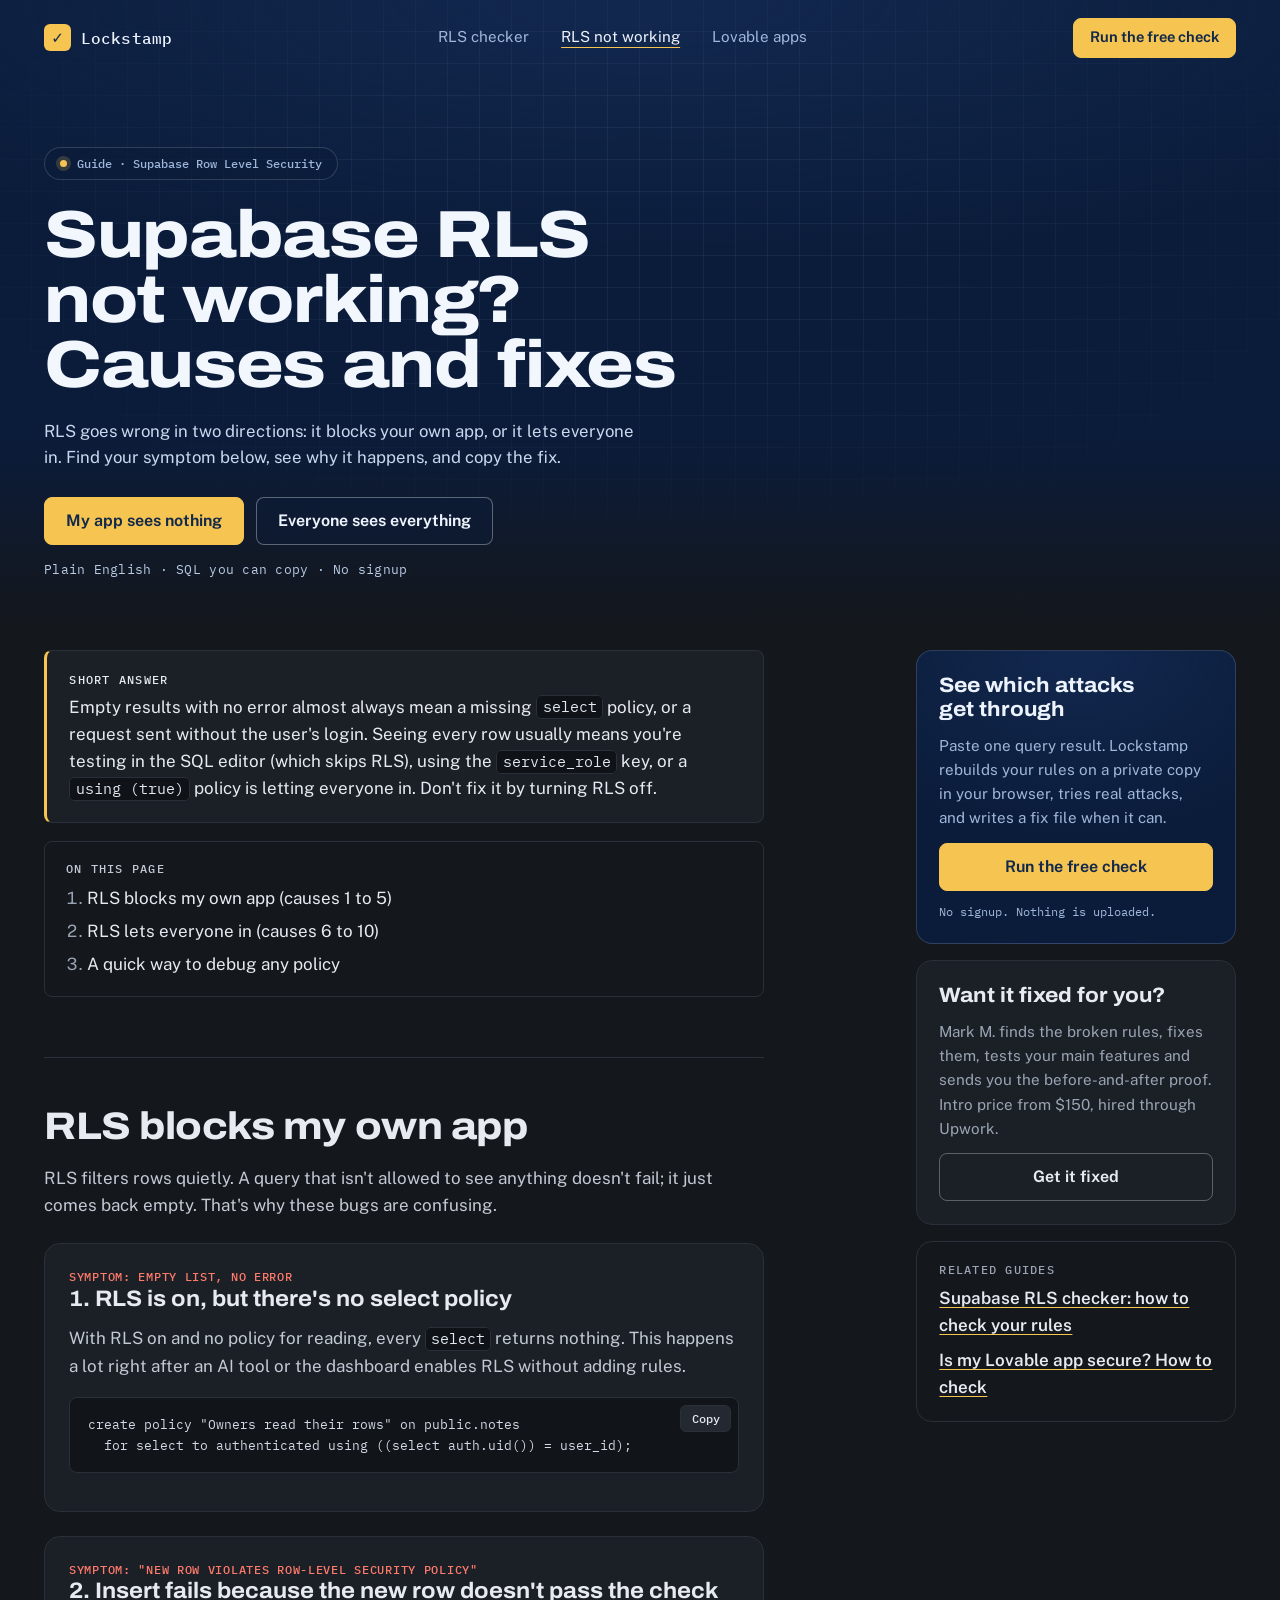
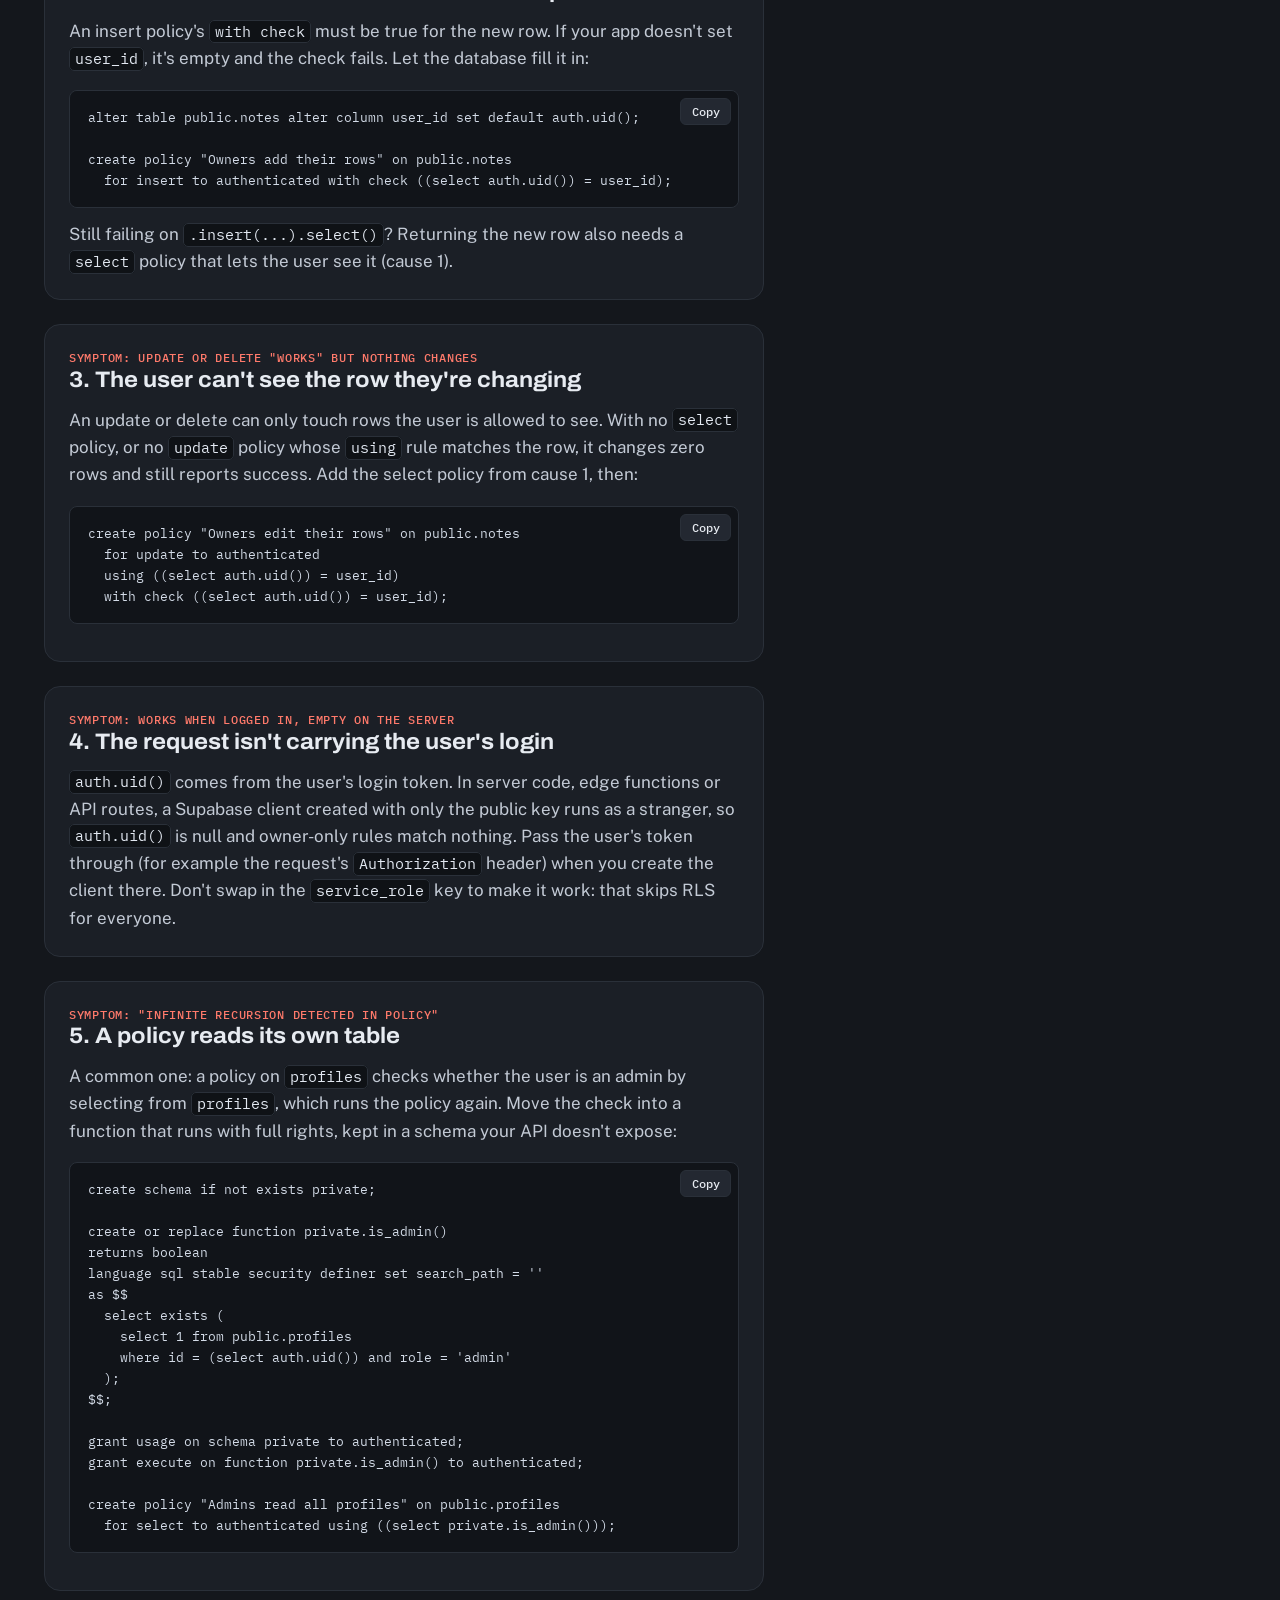
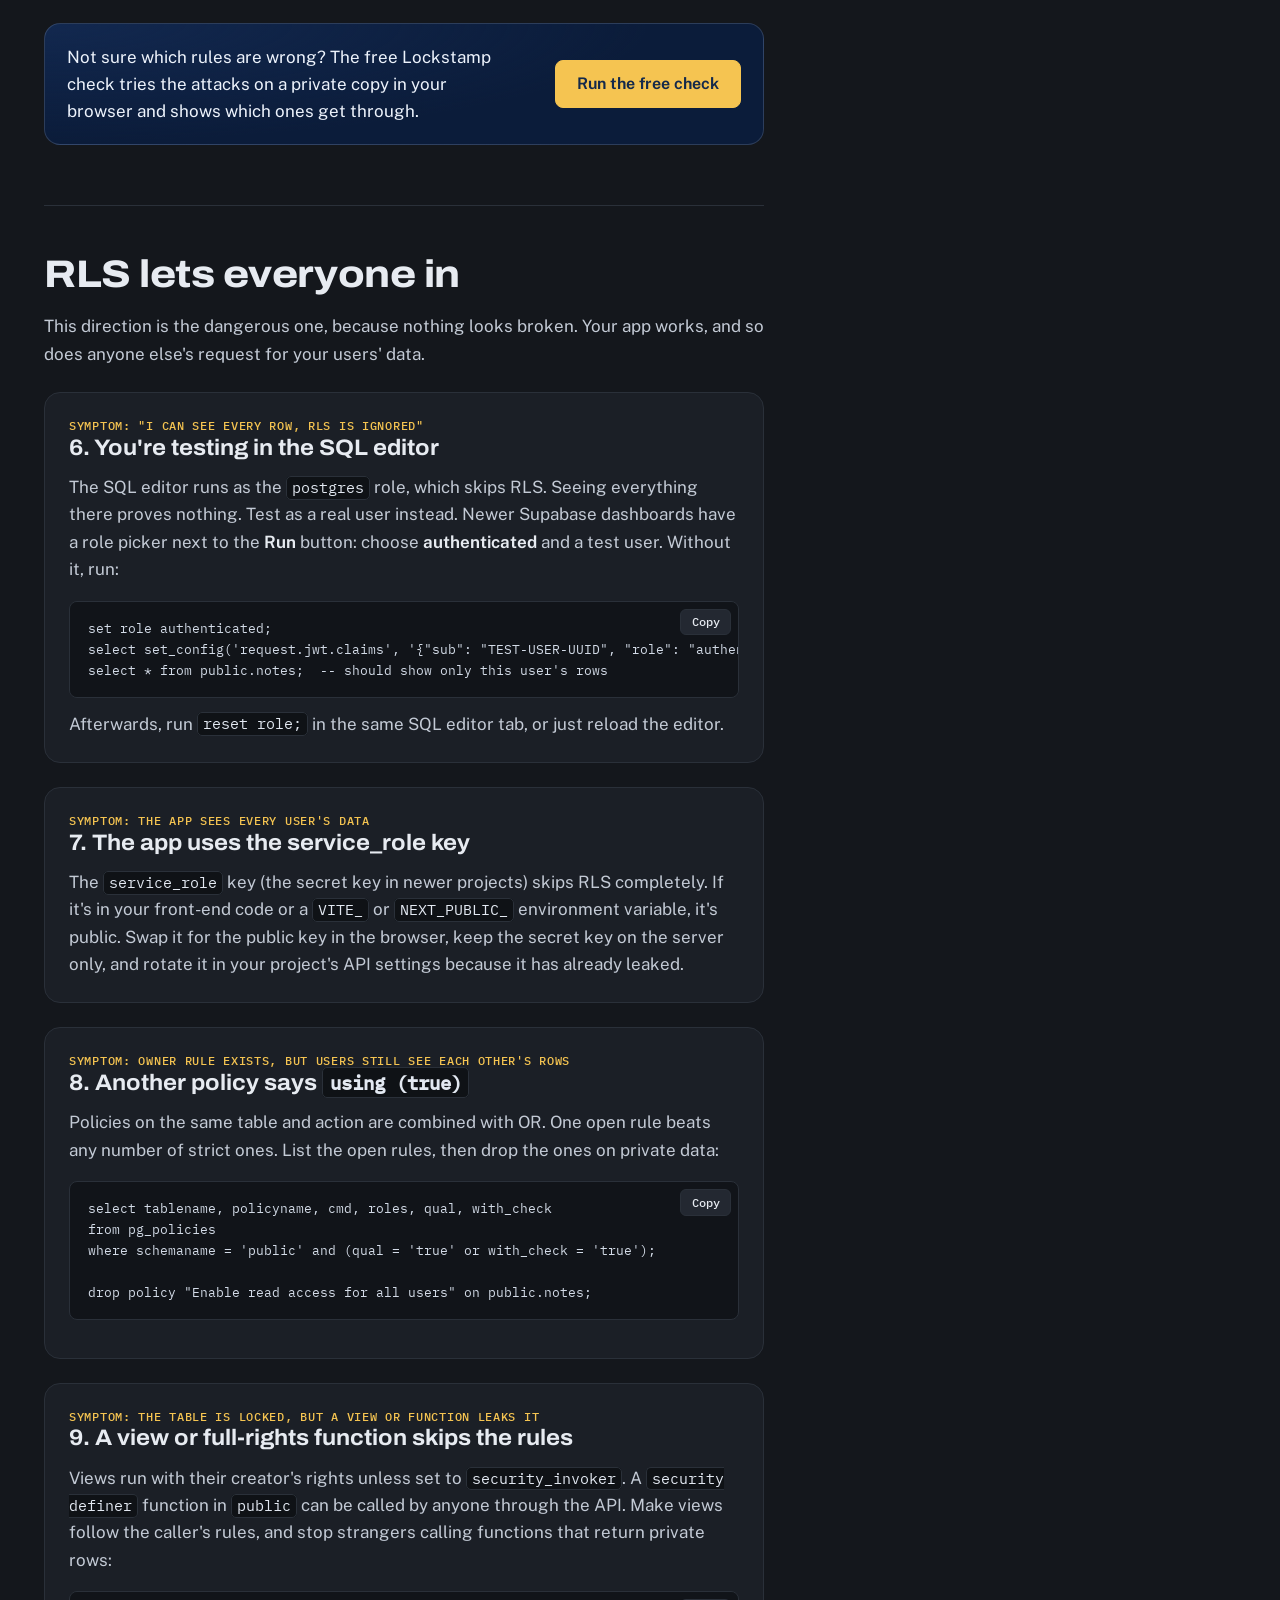
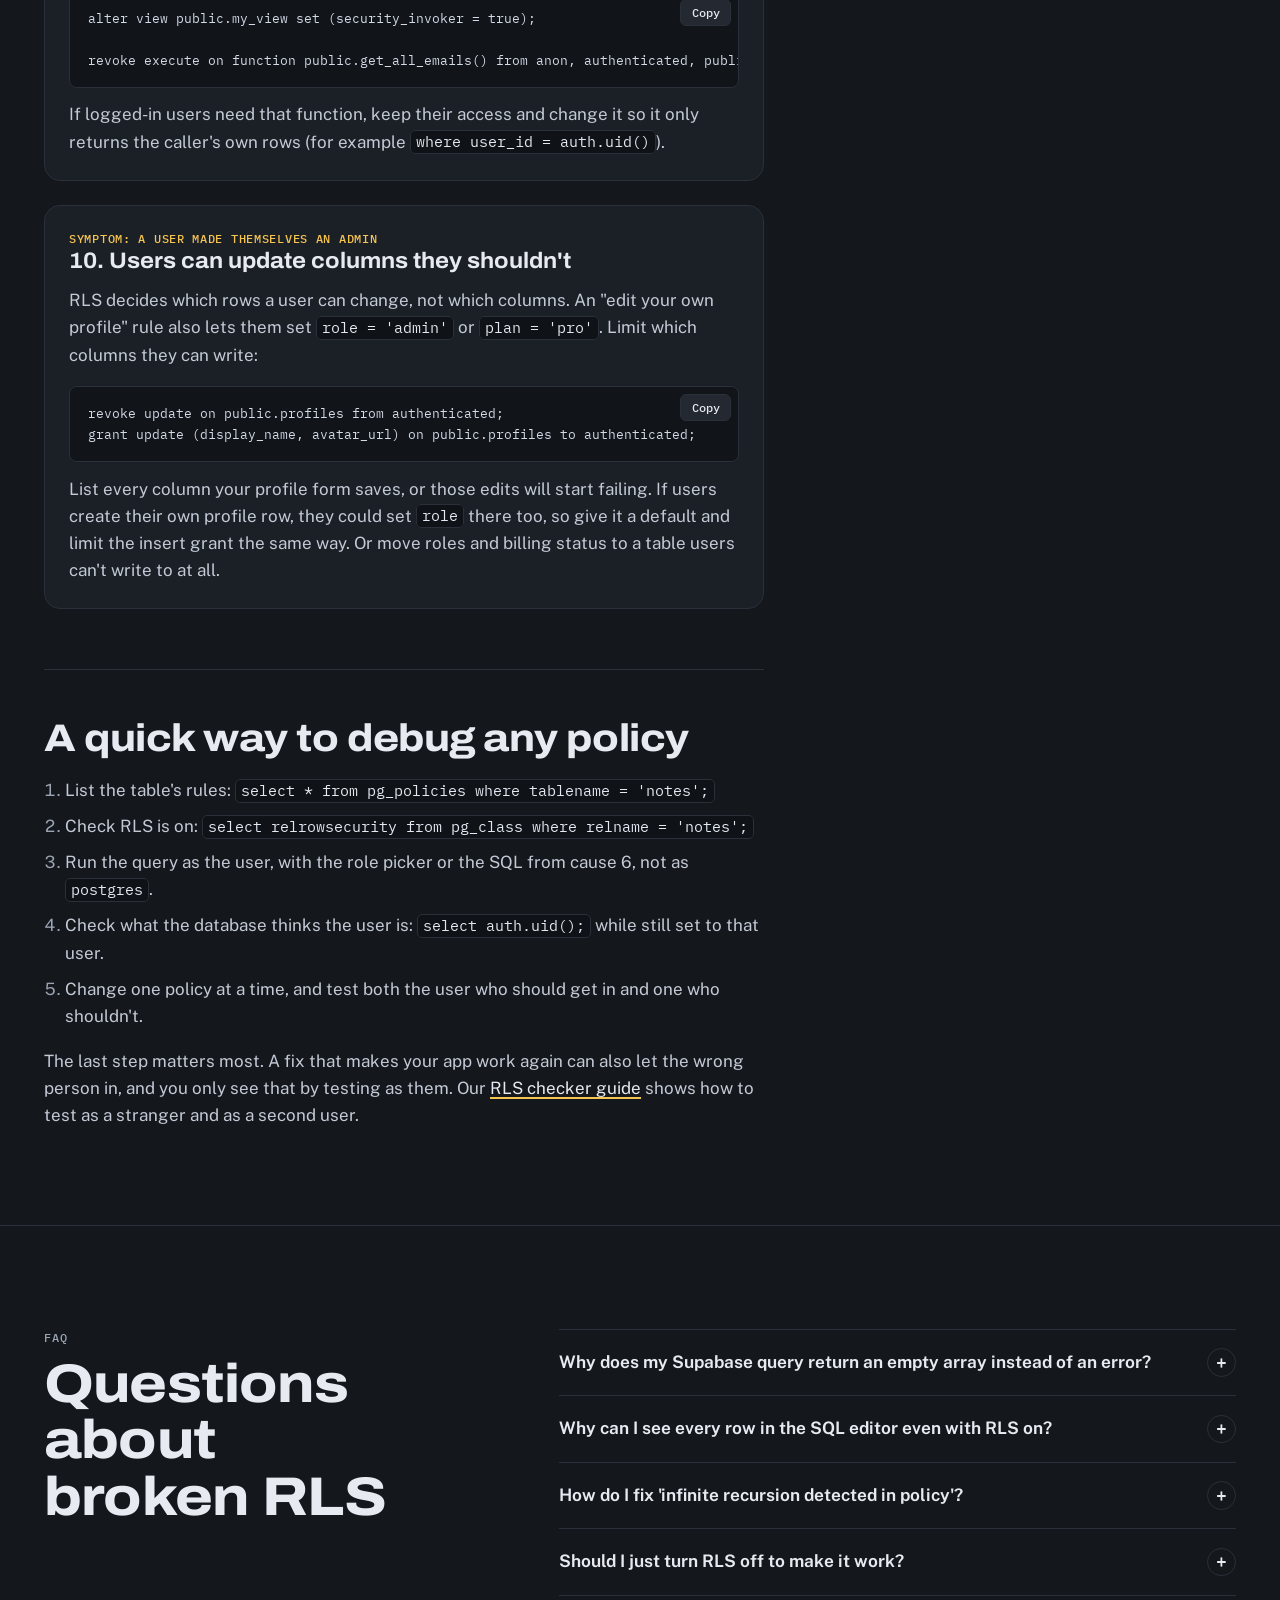
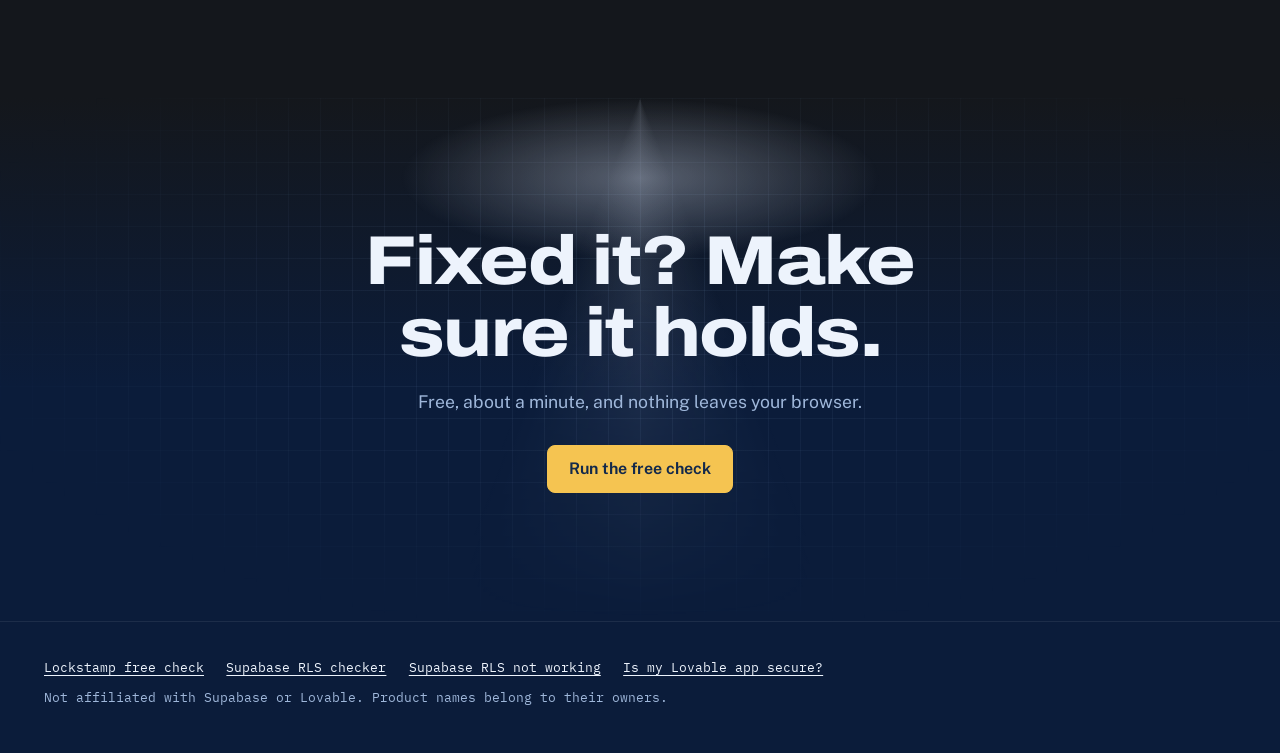
<file: supabase-rls-not-working/index.html>
<!doctype html>
<html lang="en">
  <head>
    <meta charset="utf-8" />
    <meta name="viewport" content="width=device-width, initial-scale=1" />
    <title>Supabase RLS not working? 10 common causes and fixes | Lockstamp</title>
    <meta
      name="description"
      content="Supabase RLS returning empty results, blocking inserts, or letting everyone see everything? The common causes, how to spot each one, and the SQL to fix it."
    />
    <link rel="canonical" href="https://lockstamp.github.io/supabase-rls-not-working/" />

    <meta property="og:type" content="article" />
    <meta property="og:site_name" content="Lockstamp" />
    <meta property="og:title" content="Supabase RLS not working? 10 common causes and fixes" />
    <meta
      property="og:description"
      content="Empty results, blocked inserts, or everyone seeing everything: the common causes, how to spot each one, and the SQL to fix it."
    />
    <meta property="og:url" content="https://lockstamp.github.io/supabase-rls-not-working/" />
    <meta property="og:image" content="https://lockstamp.github.io/og.png" />
    <meta property="og:image:width" content="1200" />
    <meta property="og:image:height" content="630" />
    <meta property="og:image:alt" content="Lockstamp: free RLS check for Supabase apps, with a sample result" />
    <meta name="twitter:card" content="summary_large_image" />
    <meta name="twitter:title" content="Supabase RLS not working? 10 common causes and fixes" />
    <meta
      name="twitter:description"
      content="Empty results, blocked inserts, or everyone seeing everything: the common causes, how to spot each one, and the SQL to fix it."
    />
    <meta name="twitter:image" content="https://lockstamp.github.io/og.png" />

    <script type="application/ld+json">
      {
        "@context": "https://schema.org",
        "@type": "FAQPage",
        "mainEntity": [
          {
            "@type": "Question",
            "name": "Why does my Supabase query return an empty array instead of an error?",
            "acceptedAnswer": {
              "@type": "Answer",
              "text": "Because RLS filters rows rather than refusing the request. If no select policy matches, the query succeeds and returns no rows. Add a select policy for the role and rows you expect."
            }
          },
          {
            "@type": "Question",
            "name": "Why can I see every row in the SQL editor even with RLS on?",
            "acceptedAnswer": {
              "@type": "Answer",
              "text": "The SQL editor runs as the postgres role, which skips RLS. Test as a user instead: switch to the authenticated role and set the user's id, or log in to your app as a test user."
            }
          },
          {
            "@type": "Question",
            "name": "How do I fix 'infinite recursion detected in policy'?",
            "acceptedAnswer": {
              "@type": "Answer",
              "text": "A policy on a table is querying that same table, often to check whether the user is an admin. Move the check into a security definer function in a schema your API doesn't expose, and call that function from the policy."
            }
          },
          {
            "@type": "Question",
            "name": "Should I just turn RLS off to make it work?",
            "acceptedAnswer": {
              "@type": "Answer",
              "text": "No. With RLS off, anyone with your public key can read and change every row in that table. Find the missing or wrong policy instead."
            }
          }
        ]
      }
    </script>
    <link
      rel="icon"
      href="data:image/svg+xml,%3Csvg xmlns='http://www.w3.org/2000/svg' viewBox='0 0 32 32'%3E%3Crect width='32' height='32' rx='7' fill='%23F5C451'/%3E%3Cpath d='M9 16.5l4.5 4.5L23 11.5' stroke='%2313294B' stroke-width='3.5' fill='none' stroke-linecap='round' stroke-linejoin='round'/%3E%3C/svg%3E"
    />
    <script type="module" crossorigin src="../assets/styles-100lnfQI.js"></script>
    <script type="module" crossorigin src="../assets/guide-C1MdmbHo.js"></script>
    <link rel="stylesheet" crossorigin href="../assets/styles-SJnjNaty.css">
    <link rel="stylesheet" crossorigin href="../assets/guide-Dtq9fb2H.css">
  </head>
  <body>
    <a class="skip" href="#content">Skip to the guide</a>

    <div class="dark">
      <header class="nav">
        <a class="brand" href="../" aria-label="Lockstamp home">
          <span class="brand-mark" aria-hidden="true">✓</span>
          <span>Lockstamp</span>
        </a>
        <nav class="nav-links" aria-label="Guides">
          <a href="../supabase-rls-checker/">RLS checker</a>
          <a href="../supabase-rls-not-working/" aria-current="page">RLS not working</a>
          <a href="../is-my-lovable-app-secure/">Lovable apps</a>
        </nav>
        <a class="button accent small" href="../#check">Run the free check</a>
      </header>

      <section class="guide-hero" aria-labelledby="page-title">
        <p class="badge">
          <span class="badge-dot" aria-hidden="true"></span>
          <span>Guide · Supabase Row Level Security</span>
        </p>
        <h1 id="page-title">Supabase RLS not working? Causes and fixes</h1>
        <p class="lede">
          RLS goes wrong in two directions: it blocks your own app, or it lets everyone in. Find your symptom below, see
          why it happens, and copy the fix.
        </p>
        <div class="hero-actions">
          <a class="button accent" href="#too-strict">My app sees nothing</a>
          <a class="button outline-light" href="#too-loose">Everyone sees everything</a>
        </div>
        <p class="fud">Plain English · SQL you can copy · No signup</p>
      </section>
    </div>

    <main id="content" class="guide">
      <article class="prose">
        <div class="answer">
          <p class="kicker">Short answer</p>
          <p>
            Empty results with no error almost always mean a missing <code>select</code> policy, or a request sent without
            the user's login. Seeing every row usually means you're testing in the SQL editor (which skips RLS), using the
            <code>service_role</code> key, or a <code>using (true)</code> policy is letting everyone in. Don't fix it by
            turning RLS off.
          </p>
        </div>

        <nav class="toc" aria-label="On this page">
          <p class="kicker">On this page</p>
          <ol>
            <li><a href="#too-strict">RLS blocks my own app (causes 1 to 5)</a></li>
            <li><a href="#too-loose">RLS lets everyone in (causes 6 to 10)</a></li>
            <li><a href="#debug">A quick way to debug any policy</a></li>
          </ol>
        </nav>

        <h2 id="too-strict">RLS blocks my own app</h2>
        <p>
          RLS filters rows quietly. A query that isn't allowed to see anything doesn't fail; it just comes back empty.
          That's why these bugs are confusing.
        </p>

        <section class="cause">
          <p class="symptom">Symptom: empty list, no error</p>
          <h3>1. RLS is on, but there's no select policy</h3>
          <p>
            With RLS on and no policy for reading, every <code>select</code> returns nothing. This happens a lot right
            after an AI tool or the dashboard enables RLS without adding rules.
          </p>
          <pre><code>create policy "Owners read their rows" on public.notes
  for select to authenticated using ((select auth.uid()) = user_id);</code></pre>
        </section>

        <section class="cause">
          <p class="symptom">Symptom: "new row violates row-level security policy"</p>
          <h3>2. Insert fails because the new row doesn't pass the check</h3>
          <p>
            An insert policy's <code>with check</code> must be true for the new row. If your app doesn't set
            <code>user_id</code>, it's empty and the check fails. Let the database fill it in:
          </p>
          <pre><code>alter table public.notes alter column user_id set default auth.uid();

create policy "Owners add their rows" on public.notes
  for insert to authenticated with check ((select auth.uid()) = user_id);</code></pre>
          <p>
            Still failing on <code>.insert(...).select()</code>? Returning the new row also needs a <code>select</code>
            policy that lets the user see it (cause 1).
          </p>
        </section>

        <section class="cause">
          <p class="symptom">Symptom: update or delete "works" but nothing changes</p>
          <h3>3. The user can't see the row they're changing</h3>
          <p>
            An update or delete can only touch rows the user is allowed to see. With no <code>select</code> policy, or
            no <code>update</code> policy whose <code>using</code> rule matches the row, it changes zero rows and still
            reports success. Add the select policy from cause 1, then:
          </p>
          <pre><code>create policy "Owners edit their rows" on public.notes
  for update to authenticated
  using ((select auth.uid()) = user_id)
  with check ((select auth.uid()) = user_id);</code></pre>
        </section>

        <section class="cause">
          <p class="symptom">Symptom: works when logged in, empty on the server</p>
          <h3>4. The request isn't carrying the user's login</h3>
          <p>
            <code>auth.uid()</code> comes from the user's login token. In server code, edge functions or API routes, a
            Supabase client created with only the public key runs as a stranger, so <code>auth.uid()</code> is null and
            owner-only rules match nothing. Pass the user's token through (for example the request's
            <code>Authorization</code> header) when you create the client there. Don't swap in the
            <code>service_role</code> key to make it work: that skips RLS for everyone.
          </p>
        </section>

        <section class="cause">
          <p class="symptom">Symptom: "infinite recursion detected in policy"</p>
          <h3>5. A policy reads its own table</h3>
          <p>
            A common one: a policy on <code>profiles</code> checks whether the user is an admin by selecting from
            <code>profiles</code>, which runs the policy again. Move the check into a function that runs with full rights,
            kept in a schema your API doesn't expose:
          </p>
          <pre><code>create schema if not exists private;

create or replace function private.is_admin()
returns boolean
language sql stable security definer set search_path = ''
as $$
  select exists (
    select 1 from public.profiles
    where id = (select auth.uid()) and role = 'admin'
  );
$$;

grant usage on schema private to authenticated;
grant execute on function private.is_admin() to authenticated;

create policy "Admins read all profiles" on public.profiles
  for select to authenticated using ((select private.is_admin()));</code></pre>
        </section>

        <div class="inline-cta">
          <p>Not sure which rules are wrong? The free Lockstamp check tries the attacks on a private copy in your browser and shows which ones get through.</p>
          <a class="button accent" href="../#check">Run the free check</a>
        </div>

        <h2 id="too-loose">RLS lets everyone in</h2>
        <p>
          This direction is the dangerous one, because nothing looks broken. Your app works, and so does anyone else's
          request for your users' data.
        </p>

        <section class="cause loose">
          <p class="symptom">Symptom: "I can see every row, RLS is ignored"</p>
          <h3>6. You're testing in the SQL editor</h3>
          <p>
            The SQL editor runs as the <code>postgres</code> role, which skips RLS. Seeing everything there proves
            nothing. Test as a real user instead. Newer Supabase dashboards have a role picker next to the
            <strong>Run</strong> button: choose <strong>authenticated</strong> and a test user. Without it, run:
          </p>
          <pre><code>set role authenticated;
select set_config('request.jwt.claims', '{"sub": "TEST-USER-UUID", "role": "authenticated"}', false);
select * from public.notes;  -- should show only this user's rows</code></pre>
          <p>Afterwards, run <code>reset role;</code> in the same SQL editor tab, or just reload the editor.</p>
        </section>

        <section class="cause loose">
          <p class="symptom">Symptom: the app sees every user's data</p>
          <h3>7. The app uses the service_role key</h3>
          <p>
            The <code>service_role</code> key (the secret key in newer projects) skips RLS completely. If it's in your
            front-end code or a <code>VITE_</code> or <code>NEXT_PUBLIC_</code> environment variable, it's public. Swap it
            for the public key in the browser, keep the secret key on the server only, and rotate it in your project's
            API settings because it has already leaked.
          </p>
        </section>

        <section class="cause loose">
          <p class="symptom">Symptom: owner rule exists, but users still see each other's rows</p>
          <h3>8. Another policy says <code>using (true)</code></h3>
          <p>
            Policies on the same table and action are combined with OR. One open rule beats any number of strict ones.
            List the open rules, then drop the ones on private data:
          </p>
          <pre><code>select tablename, policyname, cmd, roles, qual, with_check
from pg_policies
where schemaname = 'public' and (qual = 'true' or with_check = 'true');

drop policy "Enable read access for all users" on public.notes;</code></pre>
        </section>

        <section class="cause loose">
          <p class="symptom">Symptom: the table is locked, but a view or function leaks it</p>
          <h3>9. A view or full-rights function skips the rules</h3>
          <p>
            Views run with their creator's rights unless set to <code>security_invoker</code>. A
            <code>security definer</code> function in <code>public</code> can be called by anyone through the API. Make
            views follow the caller's rules, and stop strangers calling functions that return private rows:
          </p>
          <pre><code>alter view public.my_view set (security_invoker = true);

revoke execute on function public.get_all_emails() from anon, authenticated, public;</code></pre>
          <p>If logged-in users need that function, keep their access and change it so it only returns the caller's own rows (for example <code>where user_id = auth.uid()</code>).</p>
        </section>

        <section class="cause loose">
          <p class="symptom">Symptom: a user made themselves an admin</p>
          <h3>10. Users can update columns they shouldn't</h3>
          <p>
            RLS decides which rows a user can change, not which columns. An "edit your own profile" rule also lets them
            set <code>role = 'admin'</code> or <code>plan = 'pro'</code>. Limit which columns they can write:
          </p>
          <pre><code>revoke update on public.profiles from authenticated;
grant update (display_name, avatar_url) on public.profiles to authenticated;</code></pre>
          <p>List every column your profile form saves, or those edits will start failing. If users create their own profile row, they could set <code>role</code> there too, so give it a default and limit the insert grant the same way. Or move roles and billing status to a table users can't write to at all.</p>
        </section>

        <h2 id="debug">A quick way to debug any policy</h2>
        <ol>
          <li>List the table's rules: <code>select * from pg_policies where tablename = 'notes';</code></li>
          <li>Check RLS is on: <code>select relrowsecurity from pg_class where relname = 'notes';</code></li>
          <li>Run the query as the user, with the role picker or the SQL from cause 6, not as <code>postgres</code>.</li>
          <li>Check what the database thinks the user is: <code>select auth.uid();</code> while still set to that user.</li>
          <li>Change one policy at a time, and test both the user who should get in and one who shouldn't.</li>
        </ol>
        <p>
          The last step matters most. A fix that makes your app work again can also let the wrong person in, and you only
          see that by testing as them. Our <a href="../supabase-rls-checker/">RLS checker guide</a> shows how to test as a
          stranger and as a second user.
        </p>
      </article>

      <aside class="aside" aria-label="Next steps">
        <div class="aside-card night">
          <h2>See which attacks get through</h2>
          <p>Paste one query result. Lockstamp rebuilds your rules on a private copy in your browser, tries real attacks, and writes a fix file when it can.</p>
          <a class="button accent" href="../#check">Run the free check</a>
          <p class="small-print">No signup. Nothing is uploaded.</p>
        </div>
        <div class="aside-card">
          <h2>Want it fixed for you?</h2>
          <p>Mark M. finds the broken rules, fixes them, tests your main features and sends you the before-and-after proof. Intro price from $150, hired through Upwork.</p>
          <a class="button" href="https://www.upwork.com/freelancers/~01d7446dbecad0fbf2" target="_blank" rel="noopener">Get it fixed<span class="sr-only"> (opens Upwork in a new tab)</span></a>
        </div>
        <nav class="related" aria-label="Related guides">
          <p class="kicker">Related guides</p>
          <a href="../supabase-rls-checker/">Supabase RLS checker: how to check your rules</a>
          <a href="../is-my-lovable-app-secure/">Is my Lovable app secure? How to check</a>
        </nav>
      </aside>
    </main>

    <section class="faq split" aria-labelledby="faq-title">
      <div>
        <p class="kicker">FAQ</p>
        <h2 id="faq-title">Questions about broken RLS</h2>
      </div>
      <div class="faq-list">
        <details>
          <summary>Why does my Supabase query return an empty array instead of an error?</summary>
          <p>Because RLS filters rows rather than refusing the request. If no select policy matches, the query succeeds and returns no rows. Add a select policy for the role and rows you expect.</p>
        </details>
        <details>
          <summary>Why can I see every row in the SQL editor even with RLS on?</summary>
          <p>The SQL editor runs as the postgres role, which skips RLS. Test as a user instead: switch to the authenticated role and set the user's id, or log in to your app as a test user.</p>
        </details>
        <details>
          <summary>How do I fix 'infinite recursion detected in policy'?</summary>
          <p>A policy on a table is querying that same table, often to check whether the user is an admin. Move the check into a security definer function in a schema your API doesn't expose, and call that function from the policy.</p>
        </details>
        <details>
          <summary>Should I just turn RLS off to make it work?</summary>
          <p>No. With RLS off, anyone with your public key can read and change every row in that table. Find the missing or wrong policy instead.</p>
        </details>
      </div>
    </section>

    <section class="closing" aria-labelledby="closing-title">
      <h2 id="closing-title">Fixed it? Make sure it holds.</h2>
      <p>Free, about a minute, and nothing leaves your browser.</p>
      <a class="button accent" href="../#check">Run the free check</a>
    </section>

    <footer class="footer">
      <nav aria-label="Site">
        <a href="../">Lockstamp free check</a>
        <a href="../supabase-rls-checker/">Supabase RLS checker</a>
        <a href="../supabase-rls-not-working/">Supabase RLS not working</a>
        <a href="../is-my-lovable-app-secure/">Is my Lovable app secure?</a>
      </nav>
      <p>Not affiliated with Supabase or Lovable. Product names belong to their owners.</p>
    </footer>

  </body>
</html>
</file>
<file: assets/styles-SJnjNaty.css>
@font-face{font-family:Archivo Variable;font-style:normal;font-display:swap;font-weight:100 900;font-stretch:62% 125%;src:url(./archivo-vietnamese-wdth-normal-rJmnGBSt.woff2)format("woff2-variations");unicode-range:U+102-103,U+110-111,U+128-129,U+168-169,U+1A0-1A1,U+1AF-1B0,U+300-301,U+303-304,U+308-309,U+323,U+329,U+1EA0-1EF9,U+20AB}@font-face{font-family:Archivo Variable;font-style:normal;font-display:swap;font-weight:100 900;font-stretch:62% 125%;src:url(./archivo-latin-ext-wdth-normal-7khWdh9v.woff2)format("woff2-variations");unicode-range:U+100-2BA,U+2BD-2C5,U+2C7-2CC,U+2CE-2D7,U+2DD-2FF,U+304,U+308,U+329,U+1D00-1DBF,U+1E00-1E9F,U+1EF2-1EFF,U+2020,U+20A0-20AB,U+20AD-20C0,U+2113,U+2C60-2C7F,U+A720-A7FF}@font-face{font-family:Archivo Variable;font-style:normal;font-display:swap;font-weight:100 900;font-stretch:62% 125%;src:url(./archivo-latin-wdth-normal-DY7AcnAa.woff2)format("woff2-variations");unicode-range:U+??,U+131,U+152-153,U+2BB-2BC,U+2C6,U+2DA,U+2DC,U+304,U+308,U+329,U+2000-206F,U+20AC,U+2122,U+2191,U+2193,U+2212,U+2215,U+FEFF,U+FFFD}@font-face{font-family:Public Sans Variable;font-style:normal;font-display:swap;font-weight:100 900;src:url(./public-sans-vietnamese-wght-normal-CtlIRbEm.woff2)format("woff2-variations");unicode-range:U+102-103,U+110-111,U+128-129,U+168-169,U+1A0-1A1,U+1AF-1B0,U+300-301,U+303-304,U+308-309,U+323,U+329,U+1EA0-1EF9,U+20AB}@font-face{font-family:Public Sans Variable;font-style:normal;font-display:swap;font-weight:100 900;src:url(./public-sans-latin-ext-wght-normal-MQgHevqp.woff2)format("woff2-variations");unicode-range:U+100-2BA,U+2BD-2C5,U+2C7-2CC,U+2CE-2D7,U+2DD-2FF,U+304,U+308,U+329,U+1D00-1DBF,U+1E00-1E9F,U+1EF2-1EFF,U+2020,U+20A0-20AB,U+20AD-20C0,U+2113,U+2C60-2C7F,U+A720-A7FF}@font-face{font-family:Public Sans Variable;font-style:normal;font-display:swap;font-weight:100 900;src:url(./public-sans-latin-wght-normal-DdeTHZLK.woff2)format("woff2-variations");unicode-range:U+??,U+131,U+152-153,U+2BB-2BC,U+2C6,U+2DA,U+2DC,U+304,U+308,U+329,U+2000-206F,U+20AC,U+2122,U+2191,U+2193,U+2212,U+2215,U+FEFF,U+FFFD}@font-face{font-family:IBM Plex Mono;font-style:normal;font-display:swap;font-weight:400;src:url(./ibm-plex-mono-cyrillic-ext-400-normal-xuaO2J-f.woff2)format("woff2"),url(./ibm-plex-mono-cyrillic-ext-400-normal-DMdlQ8Kv.woff)format("woff");unicode-range:U+460-52F,U+1C80-1C8A,U+20B4,U+2DE0-2DFF,U+A640-A69F,U+FE2E-FE2F}@font-face{font-family:IBM Plex Mono;font-style:normal;font-display:swap;font-weight:400;src:url(./ibm-plex-mono-cyrillic-400-normal-BSMlKf0J.woff2)format("woff2"),url(./ibm-plex-mono-cyrillic-400-normal-CEL4l2ZJ.woff)format("woff");unicode-range:U+301,U+400-45F,U+490-491,U+4B0-4B1,U+2116}@font-face{font-family:IBM Plex Mono;font-style:normal;font-display:swap;font-weight:400;src:url(./ibm-plex-mono-vietnamese-400-normal-BulugwFq.woff2)format("woff2"),url(./ibm-plex-mono-vietnamese-400-normal-DDuiU_S-.woff)format("woff");unicode-range:U+102-103,U+110-111,U+128-129,U+168-169,U+1A0-1A1,U+1AF-1B0,U+300-301,U+303-304,U+308-309,U+323,U+329,U+1EA0-1EF9,U+20AB}@font-face{font-family:IBM Plex Mono;font-style:normal;font-display:swap;font-weight:400;src:url(./ibm-plex-mono-latin-ext-400-normal-BmRBH3aV.woff2)format("woff2"),url(./ibm-plex-mono-latin-ext-400-normal-D3D2R8hC.woff)format("woff");unicode-range:U+100-2BA,U+2BD-2C5,U+2C7-2CC,U+2CE-2D7,U+2DD-2FF,U+304,U+308,U+329,U+1D00-1DBF,U+1E00-1E9F,U+1EF2-1EFF,U+2020,U+20A0-20AB,U+20AD-20C0,U+2113,U+2C60-2C7F,U+A720-A7FF}@font-face{font-family:IBM Plex Mono;font-style:normal;font-display:swap;font-weight:400;src:url(./ibm-plex-mono-latin-400-normal-DMJ8VG8y.woff2)format("woff2"),url(./ibm-plex-mono-latin-400-normal-CvHOgSBP.woff)format("woff");unicode-range:U+??,U+131,U+152-153,U+2BB-2BC,U+2C6,U+2DA,U+2DC,U+304,U+308,U+329,U+2000-206F,U+20AC,U+2122,U+2191,U+2193,U+2212,U+2215,U+FEFF,U+FFFD}@font-face{font-family:IBM Plex Mono;font-style:normal;font-display:swap;font-weight:500;src:url(./ibm-plex-mono-cyrillic-ext-500-normal-BqneJy0T.woff2)format("woff2"),url(./ibm-plex-mono-cyrillic-ext-500-normal-BIfNGwUT.woff)format("woff");unicode-range:U+460-52F,U+1C80-1C8A,U+20B4,U+2DE0-2DFF,U+A640-A69F,U+FE2E-FE2F}@font-face{font-family:IBM Plex Mono;font-style:normal;font-display:swap;font-weight:500;src:url(./ibm-plex-mono-cyrillic-500-normal-Bq9vWWag.woff2)format("woff2"),url(./ibm-plex-mono-cyrillic-500-normal-Ael50iVv.woff)format("woff");unicode-range:U+301,U+400-45F,U+490-491,U+4B0-4B1,U+2116}@font-face{font-family:IBM Plex Mono;font-style:normal;font-display:swap;font-weight:500;src:url(./ibm-plex-mono-vietnamese-500-normal-DZ4AoWbu.woff2)format("woff2"),url(./ibm-plex-mono-vietnamese-500-normal-C8zxqsMH.woff)format("woff");unicode-range:U+102-103,U+110-111,U+128-129,U+168-169,U+1A0-1A1,U+1AF-1B0,U+300-301,U+303-304,U+308-309,U+323,U+329,U+1EA0-1EF9,U+20AB}@font-face{font-family:IBM Plex Mono;font-style:normal;font-display:swap;font-weight:500;src:url(./ibm-plex-mono-latin-ext-500-normal-CAhNIIs5.woff2)format("woff2"),url(./ibm-plex-mono-latin-ext-500-normal-CZ70TYgx.woff)format("woff");unicode-range:U+100-2BA,U+2BD-2C5,U+2C7-2CC,U+2CE-2D7,U+2DD-2FF,U+304,U+308,U+329,U+1D00-1DBF,U+1E00-1E9F,U+1EF2-1EFF,U+2020,U+20A0-20AB,U+20AD-20C0,U+2113,U+2C60-2C7F,U+A720-A7FF}@font-face{font-family:IBM Plex Mono;font-style:normal;font-display:swap;font-weight:500;src:url(./ibm-plex-mono-latin-500-normal-DSY6xOcd.woff2)format("woff2"),url(./ibm-plex-mono-latin-500-normal-CB9ihrfo.woff)format("woff");unicode-range:U+??,U+131,U+152-153,U+2BB-2BC,U+2C6,U+2DA,U+2DC,U+304,U+308,U+329,U+2000-206F,U+20AC,U+2122,U+2191,U+2193,U+2212,U+2215,U+FEFF,U+FFFD}:root{--night:#0b1c3a;--ink:#e7ebf1;--ink-soft:#9aa4b3;--paper:#14171c;--sheet:#1b1f26;--sheet-raised:#232831;--rule:#2a3039;--on-accent:#13294b;--grid:#9ec0f013;--draft:#aac8f53d;--on-night:#edf3fc;--on-night-soft:#9fb7da;--lamp:222, 233, 255;--accent:#f5c451;--open-rgb:255, 122, 107;--shut-rgb:111, 224, 196;--amber-rgb:245, 196, 81;--possible:rgb(var(--open-rgb));--blocked:rgb(var(--shut-rgb));--decide:rgb(var(--amber-rgb));--font-display:"Archivo Variable", "Arial Narrow", system-ui, sans-serif;--font-body:"Public Sans Variable", system-ui, -apple-system, "Segoe UI", sans-serif;--font-mono:"IBM Plex Mono", ui-monospace, "Cascadia Mono", Consolas, monospace;--page:1240px;--gutter:clamp(1.1rem, 4vw, 2.75rem);--radius:8px;--radius-lg:16px;--ease-out:cubic-bezier(.16, 1, .3, 1);--window:min(clamp(760px, 62vw, 980px), 100%);--lightningcss-light: ;--lightningcss-dark:initial;color-scheme:dark}*,:before,:after{box-sizing:border-box}[hidden]{display:none!important}html{-webkit-text-size-adjust:100%}body{background:var(--paper);color:var(--ink);font:400 1.0625rem/1.6 var(--font-body);-webkit-font-smoothing:antialiased;margin:0;overflow-x:clip}h1,h2,h3{font-family:var(--font-display);text-wrap:balance;margin:0;line-height:1.04}p{margin:0}code,pre{font-family:var(--font-mono)}code{font-size:.86em}a{color:inherit}:focus-visible{outline:3px solid var(--accent);outline-offset:3px;border-radius:4px}#check:focus{outline:none}.visually-hidden{clip-path:inset(50%);white-space:nowrap;width:1px;height:1px;overflow:hidden;position:absolute!important}.nowrap{white-space:nowrap}.skip{left:var(--gutter);background:var(--sheet);border-radius:var(--radius);z-index:20;padding:.5rem .75rem;position:absolute;top:-4rem}.skip:focus{top:.75rem}.js .reveal,.js .side,.js .beam,.js .dust,.js .drafting{opacity:0}.motion-fallback .reveal,.motion-fallback .side,.motion-fallback .beam,.motion-fallback .dust,.motion-fallback .drafting{opacity:1!important}.motion-fallback .reveal{transform:none!important}.nav,.hero,.catches,.check,.progress,.results,.privacy,.faq,.closing,.footer{padding-inline:max(var(--gutter), calc((100% - var(--page)) / 2))}.dark{background:radial-gradient(120% 70% at 50% 0%, #12284f 0%, transparent 60%), var(--night);color:var(--on-night);isolation:isolate;position:relative;overflow:clip}.dark:before{content:"";z-index:-3;pointer-events:none;background-image:linear-gradient(var(--grid) 1px, transparent 1px), linear-gradient(90deg, var(--grid) 1px, transparent 1px);background-position:-1px -1px;background-size:32px 32px;position:absolute;inset:0;-webkit-mask-image:radial-gradient(75% 70% at 50% 35%,#000 25%,#0000 80%);mask-image:radial-gradient(75% 70% at 50% 35%,#000 25%,#0000 80%)}.dark:after{content:"";z-index:-1;pointer-events:none;background:linear-gradient(180deg, transparent, var(--paper));height:min(260px,30%);position:absolute;bottom:0;left:0;right:0}.beam{--apex:130px;z-index:-2;top:calc(var(--beam-top,4.5rem) - var(--apex));width:3600px;height:calc(100% - var(--beam-top,4.5rem) + var(--apex));transform-origin:50% var(--apex);rotate:var(--beam-angle,0deg);pointer-events:none;will-change:opacity;margin-left:-1800px;position:absolute;left:50%}.beam:before,.beam:after{content:"";position:absolute;inset:0}.beam:before{--s:var(--beam-spread,34deg);background:conic-gradient(from calc(180deg - var(--s)) at 50% var(--apex), transparent 0deg, rgba(var(--lamp), .06) calc(var(--s) * .25), rgba(var(--lamp), .17) calc(var(--s) * .55), rgba(var(--lamp), .28) calc(var(--s) * .8), rgba(var(--lamp), .34) var(--s), rgba(var(--lamp), .28) calc(var(--s) * 1.2), rgba(var(--lamp), .17) calc(var(--s) * 1.45), rgba(var(--lamp), .06) calc(var(--s) * 1.75), transparent calc(var(--s) * 2));filter:blur(16px);-webkit-mask-image:linear-gradient(180deg, transparent var(--apex), #000 calc(var(--apex) + 85px), #000 55%, transparent 90%);-webkit-mask-image:linear-gradient(180deg, transparent var(--apex), #000 calc(var(--apex) + 85px), #000 55%, transparent 90%);mask-image:linear-gradient(180deg, transparent var(--apex), #000 calc(var(--apex) + 85px), #000 55%, transparent 90%)}.beam:after{background:radial-gradient(closest-side, rgba(var(--lamp), .42), transparent) 50% calc(var(--apex) - 30px) / 340px 60px no-repeat, radial-gradient(closest-side, rgba(var(--lamp), .12), transparent) 50% calc(var(--apex) - 90px) / 900px 180px no-repeat}.dust{z-index:-1;pointer-events:none;width:100%;height:100%;position:absolute;inset:0}.drafting{z-index:-1;pointer-events:none;position:absolute;inset:0}.drafting:not(.measured){display:none}.drafting>span{display:block;position:absolute}.rule-h{background:linear-gradient(90deg, transparent, var(--draft) 14%, var(--draft) 86%, transparent);height:1px;left:0;right:0}.rule-h.top{top:var(--h1-top)}.rule-h.bottom{top:var(--h1-bottom)}.rule-v{transform-origin:50% 30%;background:linear-gradient(180deg, transparent 4.5rem, var(--draft) 9rem, var(--draft) 55%, transparent 80%);width:1px;top:0;bottom:0}.rule-v.left{left:var(--h1-left)}.rule-v.right{left:var(--h1-right)}.tick{width:15px;height:15px;margin:-7px 0 0 -7px}.tick:before,.tick:after{content:"";background:#e2ecffbf;position:absolute}.tick:before{width:1px;height:15px;top:0;left:7px}.tick:after{width:15px;height:1px;top:7px;left:0}.tick.tl,.tick.bl{left:var(--h1-left)}.tick.tr,.tick.br{left:var(--h1-right)}.tick.tl,.tick.tr{top:var(--h1-top)}.tick.bl,.tick.br{top:var(--h1-bottom)}.nav{justify-content:space-between;align-items:center;gap:1rem;padding-block:1.1rem;display:flex;position:relative}.brand{font:500 .98rem var(--font-mono);letter-spacing:.01em;align-items:center;gap:.6rem;text-decoration:none;display:inline-flex}.brand-mark{background:var(--accent);width:1.7rem;height:1.7rem;color:var(--on-accent);font:800 .95rem var(--font-body);border-radius:6px;place-items:center;display:inline-grid}.nav-links{gap:clamp(1rem,2.5vw,2.25rem);font-size:.95rem;display:flex}.nav-links a{color:var(--on-night-soft);text-decoration:none;transition:color .16s}.nav-links a:hover{color:var(--on-night)}.hero{text-align:center;flex-direction:column;align-items:center;padding-top:clamp(.75rem,2vh,2.5rem);display:flex;position:relative}.badge{font:500 .78rem/1.35 var(--font-mono);color:var(--on-night-soft);background:#0b1c3a8c;border:1px solid #edf3fc29;border-radius:999px;align-items:center;gap:.6rem;max-width:100%;padding:.45rem .95rem;display:inline-flex}.badge-short{display:none}@media (max-width:480px){.badge-long{display:none}.badge-short{display:inline}}.badge-dot{background:var(--accent);border-radius:50%;flex:none;width:.45rem;height:.45rem;box-shadow:0 0 0 4px #f5c4512e}.hero{--h1-size:clamp(2.5rem, min(6.4vw, 9.6vh), 8rem)}.hero h1{font-size:var(--h1-size);letter-spacing:-.02em;color:#f2f6fd;max-width:11.6em;margin-top:clamp(.9rem,2.4vh,1.6rem);font-weight:790;font-stretch:118%;line-height:.94}.hero h1.is-split .word{background:linear-gradient(#fff 30%,#b3c7e8 100%);color:#0000;will-change:transform, opacity, filter;-webkit-background-clip:text;background-clip:text;margin-bottom:-.14em;padding-bottom:.14em}.lede{color:#c9d8ee;text-wrap:balance;max-width:50ch;margin-top:clamp(.9rem,2.2vh,1.5rem);font-size:clamp(1.05rem,1.3vw,1.28rem);line-height:1.55}.hero-actions{flex-wrap:wrap;justify-content:center;gap:.8rem;margin-top:clamp(1.1rem,3vh,2rem);display:flex}.fud{font:400 .82rem var(--font-mono);color:#b9cbe6;letter-spacing:.02em;text-wrap:balance;margin-top:clamp(.6rem,1.5vh,1rem)}.stage{justify-content:center;width:100%;margin-top:clamp(1rem,2.6vh,2.5rem);padding-bottom:clamp(3rem,9vh,6.5rem);display:flex;position:relative}.stage:before{content:"";z-index:-1;pointer-events:none;background:radial-gradient(closest-side, rgba(var(--lamp), .16), transparent);width:min(1700px,160%);height:70%;position:absolute;top:-12%;left:50%;translate:-50%}.window{z-index:2;width:var(--window);border-radius:var(--radius-lg);background:var(--sheet);color:var(--ink);text-align:left;transform-origin:50% 0;margin:0;position:relative;box-shadow:0 0 0 1px #ffffff24,0 -1px #ffffff80,0 -30px 80px -20px #b4cdff61,0 0 130px #96b9ff29,0 50px 120px -30px #020a1ad9,0 20px 40px -20px #020a1a99}.window-bar{border-bottom:1px solid var(--rule);border-radius:var(--radius-lg) var(--radius-lg) 0 0;background:#20252d;align-items:center;gap:1rem;padding:.7rem 1rem;display:flex}.window-dots{gap:.4rem;display:inline-flex}.window-dots i{background:#3a414d;border-radius:50%;width:.7rem;height:.7rem}.window-title{font:500 .78rem var(--font-mono);color:var(--ink-soft)}.window-body{border-radius:0 0 var(--radius-lg) var(--radius-lg);padding:clamp(1rem,3.2vh,2rem) clamp(1.25rem,3vw,2.25rem) clamp(.75rem,2.4vh,1.5rem);position:relative;overflow:hidden}.window-head{flex-wrap:wrap;justify-content:space-between;align-items:flex-end;gap:1rem 2rem;padding-bottom:clamp(.5rem,1.4vh,1rem);display:flex}.mock-verdict{font:790 clamp(1.9rem, min(3.4vw, 5vh), 3rem)/1 var(--font-display);letter-spacing:-.015em;font-stretch:116%}.mock-verdict.scanning{color:var(--ink-soft);font-weight:600;font-stretch:108%}.mock-detail{color:var(--ink-soft);margin-top:.4rem;font-size:1.05rem}.mock-counts{gap:.5rem;margin:0;padding:0;list-style:none;display:flex}.mock-counts li,.count{font:500 .82rem var(--font-mono);border:1px solid var(--rule);border-left:4px solid var(--sev);background:var(--sheet);border-radius:4px;padding:.3rem .65rem}.scanline{pointer-events:none;opacity:0;background:linear-gradient(180deg, transparent, rgba(var(--open-rgb), .08) 70%, rgba(var(--open-rgb), .3) 100%);border-bottom:1.5px solid rgba(var(--open-rgb), .85);height:3.5rem;box-shadow:0 6px 18px -6px rgba(var(--open-rgb), .6);position:absolute;top:0;left:0;right:0}.scanline.fixing{background:linear-gradient(180deg, transparent, rgba(var(--shut-rgb), .07) 70%, rgba(var(--shut-rgb), .26) 100%);border-bottom-color:rgba(var(--shut-rgb), .85);box-shadow:0 6px 18px -6px rgba(var(--shut-rgb), .6)}.slip{border-collapse:collapse;width:100%;font-size:.97rem}.slip th{font:500 .7rem var(--font-mono);text-transform:uppercase;letter-spacing:.08em;color:var(--ink-soft);text-align:left;border-top:1px solid var(--rule);padding:.55rem .5rem}.slip td{border-top:1px solid var(--rule);vertical-align:middle;padding:clamp(.6rem,1.5vh,.85rem) .5rem;line-height:1.35}.slip td:first-child code{color:var(--ink-soft);background:#ffffff12;border-radius:4px;margin-right:.6rem;padding:.12rem .42rem;font-size:.76rem;display:inline-block}.slip th:not(:first-child),.slip td:not(:first-child){text-align:center;white-space:nowrap;width:7.75rem}.side{z-index:1;width:clamp(200px, calc((100vw - var(--window)) / 2 - 3rem), 21.25rem);color:#d6e3f7;text-align:left;background:linear-gradient(#282e38f5,#181c23eb);border:1px solid #ffffff1a;border-radius:14px;max-height:19rem;margin:0;position:absolute;top:clamp(1.75rem,5vh,3.25rem);overflow:hidden;box-shadow:inset 0 1px #fff6,inset 0 34px 40px -34px #bed4ff59;-webkit-mask-image:linear-gradient(#000 62%,#0000 100%);mask-image:linear-gradient(#000 62%,#0000 100%)}.side-left{right:calc(50% + var(--window) / 2 - 1.25rem);transform-origin:100% 100%;transform:rotate(-6deg)}.side-right{left:calc(50% + var(--window) / 2 - 1.25rem);transform-origin:0 100%;transform:rotate(6deg)}.side-head{font:500 .74rem var(--font-mono);color:var(--on-night-soft);border-bottom:1px solid #d6e4ff1a;align-items:center;gap:.55rem;padding:.7rem 1rem;display:flex}.side-dot{background:var(--accent);border-radius:50%;width:.45rem;height:.45rem}.side pre{white-space:pre;color:#cfdcf2;margin:0;padding:.9rem 1rem 0;font-size:clamp(.64rem,.55vw + .15rem,.74rem);line-height:1.65;overflow:hidden}.side .k{color:#9cc1ff}.side .s{color:var(--accent)}.side-findings{gap:.6rem;margin:0;padding:.75rem 1rem 0;font-size:.8rem;line-height:1.4;list-style:none;display:grid}.side-findings li{border-bottom:1px solid #d6e4ff14;gap:.3rem;padding-bottom:.6rem;display:grid}.side-findings code{color:#fff}.sev-tag{background:var(--sev-bright);color:var(--night);font:600 .62rem var(--font-mono);letter-spacing:.08em;text-transform:uppercase;border-radius:3px;justify-self:start;padding:.12rem .42rem}.sev-tag.sev-critical{--sev-bright:#ff8f78}.sev-tag.sev-high{--sev-bright:#ffb56b}.chip{--tone:var(--open-rgb);border:1px solid rgba(var(--tone), .34);background:rgba(var(--tone), .1);color:rgb(var(--tone));font:600 .72rem/1 var(--font-mono);letter-spacing:.09em;text-transform:uppercase;white-space:nowrap;border-radius:6px;align-items:center;gap:.45em;padding:.42em .7em .42em .55em;display:inline-flex}.chip .lock{flex:none;width:1.15em;height:1.15em;overflow:visible}.chip .lock .shackle{fill:none;stroke:currentColor;stroke-width:1.7px;stroke-linecap:round;transition:transform .22s ease-in}.chip .lock rect{fill:currentColor}.chip:not(.blocked) .shackle{transform:translateY(-3px)}.chip.blocked{--tone:var(--shut-rgb)}.chip.decide{--tone:var(--amber-rgb)}.chip.open{background:rgba(var(--tone), .18);border-color:rgba(var(--tone), .6)}.chip.untested{--tone:155, 165, 180;background:0 0;border-style:dashed}.chip.small{font-size:.66rem}.chip.flash{animation:.7s ease-out chip-flash}@keyframes chip-flash{0%{box-shadow:0 0 0 0 rgba(var(--tone), .7)}to{box-shadow:0 0 0 9px rgba(var(--tone), 0)}}.chip.press{animation:.38s cubic-bezier(.2,.9,.3,1.2) both chip-in;animation-delay:calc(var(--base,0s) + var(--i,0) * var(--step,.11s))}.chip.blocked.press .shackle{animation:.24s ease-in both shackle-shut;animation-delay:calc(var(--base,0s) + var(--i,0) * var(--step,.11s) + .26s)}@keyframes chip-in{0%{opacity:0;transform:translateY(5px)scale(.92)}to{opacity:1;transform:none}}@keyframes shackle-shut{0%{transform:translateY(-3px)}to{transform:none}}.proof{padding:clamp(3rem, 6vw, 4.5rem) var(--gutter) 0;max-width:calc(1180px + 2 * var(--gutter));grid-template-columns:repeat(3,minmax(0,1fr));margin:0 auto;list-style:none;display:grid}.proof li{text-align:center;align-content:start;justify-items:center;gap:.45rem;padding:.4rem 1.4rem;display:grid}.proof li+li{border-left:1px solid var(--rule)}.proof strong{font:790 clamp(1.9rem, 3.1vw, 2.9rem)/1 var(--font-display);letter-spacing:-.01em;font-variant-numeric:tabular-nums;white-space:nowrap;color:var(--ink);font-stretch:112%}.proof span{color:var(--ink-soft);max-width:28ch;font-size:.95rem;line-height:1.45}.proof small{font:400 .72rem/1.4 var(--font-mono);color:var(--ink-soft);letter-spacing:.01em}.button{border-radius:var(--radius);min-height:3rem;color:var(--ink);font:650 1rem/1 var(--font-body);cursor:pointer;transition:transform .2s var(--ease-out), background-color .16s ease, box-shadow .2s ease, color .16s ease;background:0 0;border:1.5px solid #e7ebf152;justify-content:center;align-items:center;gap:.5rem;padding:.7rem 1.3rem;text-decoration:none;display:inline-flex}.button:hover{background:#ffffff0f;transform:translateY(-2px)}.button:active{transform:translateY(0)}.button.primary{border-color:var(--ink);background:var(--ink);color:var(--paper)}.button.primary:hover{background:#fff;border-color:#fff;box-shadow:0 10px 28px -12px #ffffff59}.button.accent{background:var(--accent);border-color:var(--accent);color:var(--on-accent)}.button.accent:hover{background:#ffd36a;border-color:#ffd36a;box-shadow:0 12px 32px -10px #f5c4518c}.button.outline-light{color:var(--on-night);background:#0b1c3a66;border-color:#edf3fc59}.button.outline-light:hover{background:#edf3fc1a}.button.small{min-height:2.5rem;padding:.5rem 1rem;font-size:.92rem}.button:disabled{opacity:.55;cursor:progress;transform:none}.text-button{color:var(--ink);font:inherit;text-underline-offset:.22em;cursor:pointer;background:0 0;border:0;padding:0;font-weight:650;text-decoration:underline;text-decoration-thickness:1.5px}.hint:has(#sql-files:focus-visible) label[for=sql-files]{outline:3px solid var(--accent);outline-offset:3px;border-radius:4px}.catches{padding-top:clamp(4.5rem,9vw,7rem);padding-bottom:clamp(4rem,8vw,6.5rem)}.kicker{font:500 .78rem var(--font-mono);letter-spacing:.1em;text-transform:uppercase;color:var(--ink-soft)}.catches h2,.check h2,.privacy h2,.faq h2{letter-spacing:-.015em;max-width:20ch;margin-top:.7rem;font-size:clamp(2rem,4.4vw,3.4rem);font-weight:760;font-stretch:114%}.section-lede{color:var(--ink-soft);max-width:60ch;margin-top:1rem;font-size:1.1rem}.bento{grid-template-columns:repeat(3,minmax(0,1fr));gap:1rem;margin-top:clamp(2rem,5vw,3.25rem);display:grid}.card{background:var(--sheet);border:1px solid var(--rule);border-radius:var(--radius-lg);transition:transform .26s var(--ease-out), box-shadow .26s var(--ease-out), border-color .2s ease;align-content:start;gap:.7rem;padding:clamp(1.4rem,2.6vw,2rem);display:grid;position:relative}.card:hover{border-color:#3b4350;transform:translateY(-4px);box-shadow:0 24px 48px -28px #0009}.card.wide{grid-column:span 2}.card:last-child{grid-column:1/-1}.card h3{font-size:clamp(1.3rem,1.9vw,1.6rem);font-weight:700;font-stretch:108%}.card p{color:var(--ink-soft)}.card-kicker{font:500 .74rem var(--font-mono);letter-spacing:.08em;text-transform:uppercase;color:var(--possible)}.mini{gap:.55rem;margin-top:.6rem;display:grid}.mini-row{border:1px solid var(--rule);border-radius:var(--radius);color:var(--ink);background:#111419;justify-content:space-between;align-items:center;gap:1rem;padding:.7rem .9rem;display:flex}.mini-row code{overflow-wrap:anywhere;font-size:.8rem}.check{border-top:1px solid var(--rule);grid-template-columns:minmax(0,.85fr) minmax(0,1.15fr);align-items:start;gap:clamp(2rem,5vw,4.5rem);padding-block:clamp(4rem,8vw,6.5rem);display:grid}.check-intro{position:sticky;top:2rem}.advisor-note{border-left:3px solid var(--accent);border-radius:0 var(--radius) var(--radius) 0;background:var(--sheet);max-width:44ch;color:var(--ink);margin-top:1.25rem;padding:.85rem 1rem;font-size:1rem;line-height:1.5}.advisor-note a{color:var(--accent);text-underline-offset:.2em}.assurances{gap:.85rem;max-width:44ch;margin:1.75rem 0 0;padding:0;list-style:none;display:grid}.assurances li{color:var(--ink-soft);padding-left:1.6rem;position:relative}.assurances li:before{content:"";background:var(--blocked) url("data:image/svg+xml,%3Csvg xmlns='http://www.w3.org/2000/svg' viewBox='0 0 16 16'%3E%3Cpath d='M4 8.5l2.5 2.5L12 5.5' stroke='%230e2a23' stroke-width='2.2' fill='none' stroke-linecap='round' stroke-linejoin='round'/%3E%3C/svg%3E") center / 100% no-repeat;border-radius:50%;width:.85rem;height:.85rem;position:absolute;top:.45em;left:0}.assurances strong{color:var(--ink)}.steps{gap:1rem;margin:0;padding:0;list-style:none;display:grid}.step{background:var(--sheet);border:1px solid var(--rule);border-radius:var(--radius-lg);gap:.85rem;padding:clamp(1.25rem,2.6vw,1.75rem);display:grid}.step h3{flex-wrap:wrap;align-items:baseline;gap:.75rem;font-size:1.35rem;font-weight:700;font-stretch:106%;display:flex}.step p{color:var(--ink-soft)}.step p strong{color:var(--ink)}.step-label{font:500 .74rem var(--font-mono);letter-spacing:.08em;text-transform:uppercase;color:var(--accent)}.row{flex-wrap:wrap;align-items:center;gap:.75rem 1.25rem;display:flex}.hint{color:var(--ink-soft);font-size:.92rem}.copied{font:500 .85rem var(--font-mono);color:var(--blocked)}.query{border:1px solid var(--rule);border-radius:var(--radius);color:#d3dbe7;background:#0f1216;max-height:18rem;margin:0;padding:1rem 1.1rem;font-size:.78rem;line-height:1.55;overflow:auto}textarea{resize:vertical;border:1.5px solid var(--rule);border-radius:var(--radius);width:100%;min-height:9rem;color:var(--ink);font:400 .85rem/1.5 var(--font-mono);background:#0f1216;padding:.85rem 1rem;transition:border-color .16s,box-shadow .16s}textarea::placeholder{color:#7f8a99}textarea:focus-visible{border-color:var(--accent);outline:none;box-shadow:0 0 0 4px #f5c45133}textarea[aria-invalid=true]{border-color:var(--possible)}.file-list{font:500 .88rem var(--font-mono)}.error{border-left:4px solid var(--possible);background:rgba(var(--open-rgb), .09);color:#ffc2b8;border-radius:0 var(--radius) var(--radius) 0;padding:.75rem 1rem}.progress{border-top:1px solid var(--rule);padding-block:clamp(3rem,6vw,4.5rem)}.progress h2{font-size:clamp(1.8rem,3.4vw,2.5rem);font-weight:760;font-stretch:112%}.progress-steps{gap:.9rem;max-width:640px;margin:1.75rem 0 0;padding:0;list-style:none;display:grid}.progress-steps li{color:var(--ink-soft);align-items:center;gap:.85rem;display:flex}.progress-steps li:before{content:"";border:2px solid var(--rule);border-radius:50%;flex:none;width:1.1rem;height:1.1rem}.progress-steps li.active{color:var(--ink);font-weight:600}.progress-steps li.active:before{border-color:var(--ink) var(--rule) var(--rule) var(--rule);animation:.8s linear infinite spin}.progress-steps li.done{color:var(--ink)}.progress-steps li.done:before{border-color:var(--blocked);background:var(--blocked) url("data:image/svg+xml,%3Csvg xmlns='http://www.w3.org/2000/svg' viewBox='0 0 16 16'%3E%3Cpath d='M4 8.5l2.5 2.5L12 5.5' stroke='%230e2a23' stroke-width='2' fill='none' stroke-linecap='round' stroke-linejoin='round'/%3E%3C/svg%3E") center / 100% no-repeat}@keyframes spin{to{transform:rotate(360deg)}}.results{border-top:1px solid var(--rule);padding-block:clamp(3rem,6vw,5rem)}.report{background:var(--sheet);border:1px solid var(--rule);border-radius:var(--radius-lg);padding:clamp(1.4rem,4vw,3rem)}.results h2{letter-spacing:-.015em;margin-top:.6rem;font-size:clamp(2.4rem,5.4vw,4.2rem);font-weight:790;font-stretch:116%}.results h2:focus{outline:none}.verdict-detail{max-width:60ch;margin-top:.8rem;font-size:1.15rem}.counts{flex-wrap:wrap;gap:.5rem;margin:1.5rem 0 0;padding:0;list-style:none;display:flex}.sev-critical{--sev:var(--possible)}.sev-high{--sev:#ffa35c}.sev-medium{--sev:var(--decide)}.sev-low{--sev:var(--ink-soft)}.sev-info{--sev:#7f8a99}.downloads{border-top:1px solid var(--rule);flex-wrap:wrap;align-items:center;gap:.75rem 1.25rem;margin-top:1.75rem;padding-top:1.5rem;display:flex}.coverage{border-radius:var(--radius);background:#9ba5b40d;border:1px dashed #9ba5b466;border-left:4px solid #9ba5b4;gap:.5rem;margin-top:1.75rem;padding:1.1rem 1.25rem;display:grid}.coverage h3{font-size:1.15rem;font-weight:700}.coverage ul{gap:.5rem;margin:.3rem 0 0;padding-left:1.1rem;display:grid}.coverage strong{font-weight:650}.coverage code{word-break:break-word;font-size:.78rem}.coverage li span{color:var(--ink-soft);font-size:.86rem;display:block}.block{gap:.75rem;margin-top:2.75rem;display:grid}.block h3,.offer h3{font-size:1.45rem;font-weight:700;font-stretch:106%}.ledger{border-collapse:collapse;border:1px solid var(--rule);border-radius:var(--radius);width:100%;font-size:.97rem}.ledger th{font:500 .72rem var(--font-mono);text-transform:uppercase;letter-spacing:.08em;color:var(--ink-soft);text-align:left;border-bottom:1px solid var(--rule);background:var(--sheet-raised);padding:.75rem 1rem}.ledger td{border-top:1px solid var(--rule);vertical-align:middle;padding:.9rem 1rem}.ledger td.where code{color:var(--ink-soft);word-break:break-word;font-size:.8rem}.ledger th:nth-child(n+3),.ledger td:nth-child(n+3){text-align:center;white-space:nowrap}.ledger-more{margin-top:.85rem}.finding{border-top:1px solid var(--rule);padding:.95rem 0}.finding:last-child{border-bottom:1px solid var(--rule)}.finding summary{cursor:pointer;align-items:baseline;gap:.9rem;font-weight:650;list-style:none;display:flex}.finding summary::-webkit-details-marker{display:none}.finding .sev{min-width:5.5rem;font:500 .74rem var(--font-mono);text-transform:uppercase;letter-spacing:.08em;color:var(--sev);flex:none}.finding p{max-width:70ch;color:var(--ink-soft);margin-top:.6rem;margin-left:6.4rem}.finding p strong{color:var(--ink)}.finding .where{word-break:break-word;font-size:.86rem}.results-foot{margin-top:2rem}.offer{border-radius:var(--radius-lg);background:var(--night);color:var(--on-night);isolation:isolate;border:1px solid #d6e4ff1f;justify-items:start;gap:.9rem;margin-top:1.5rem;padding:clamp(1.6rem,4vw,2.5rem);display:grid;position:relative;overflow:hidden}.offer:before{content:"";z-index:-1;background-image:linear-gradient(var(--grid) 1px, transparent 1px), linear-gradient(90deg, var(--grid) 1px, transparent 1px);background-size:32px 32px;position:absolute;inset:0}.offer p{color:#c9d8ee;max-width:58ch}.offer .offer-note{color:var(--on-night-soft);font-size:.88rem}.split{border-top:1px solid var(--rule);grid-template-columns:minmax(0,.8fr) minmax(0,1.2fr);align-items:start;gap:clamp(2rem,5vw,5rem);padding-block:clamp(4rem,8vw,6.5rem);display:grid}.flow{flex-wrap:wrap;align-items:center;gap:.75rem;display:flex}.flow-node{border:1px solid var(--rule);background:var(--sheet);font:500 .88rem var(--font-mono);border-radius:999px;padding:.65rem 1rem}.flow-node.strong{background:var(--night);color:var(--on-night);border-color:#d6e4ff33;box-shadow:0 0 0 5px #f5c4514d}.flow-arrow{font:400 .82rem var(--font-mono);color:var(--ink-soft)}.flow-arrow:after{content:" →"}.privacy .section-lede{margin-top:1.75rem}.faq-list{border-top:1px solid var(--rule)}.faq details{border-bottom:1px solid var(--rule)}.faq summary{cursor:pointer;justify-content:space-between;align-items:center;gap:1rem;padding:1.15rem 0;font-size:1.08rem;font-weight:650;list-style:none;display:flex}.faq summary::-webkit-details-marker{display:none}.faq summary:after{content:"+";border:1px solid var(--rule);width:1.8rem;height:1.8rem;font:500 1.1rem/1 var(--font-mono);transition:transform .26s var(--ease-out), background-color .16s ease;border-radius:50%;flex:none;place-items:center;display:grid}.faq details[open] summary:after{background:var(--accent);border-color:var(--accent);color:var(--on-accent);transform:rotate(45deg)}.faq details p{color:var(--ink-soft);max-width:68ch;padding:0 0 1.25rem}.closing{background:linear-gradient(180deg, var(--paper) 0%, var(--night) 55%);color:var(--on-night);text-align:center;isolation:isolate;justify-items:center;gap:1.1rem;padding-block:clamp(4.5rem,10vw,8rem);display:grid;position:relative;overflow:hidden}.closing:before{content:"";z-index:-2;background-image:linear-gradient(var(--grid) 1px, transparent 1px), linear-gradient(90deg, var(--grid) 1px, transparent 1px);background-size:32px 32px;position:absolute;inset:0;-webkit-mask-image:radial-gradient(70% 80% at 50% 40%,#000 20%,#0000 80%);mask-image:radial-gradient(70% 80% at 50% 40%,#000 20%,#0000 80%)}.closing:after{content:"";z-index:-1;pointer-events:none;background:radial-gradient(closest-side, rgba(var(--lamp), .35), transparent) 50% 0 / 480px 160px no-repeat, conic-gradient(from 158deg at 50% 0%, transparent 0deg, rgba(var(--lamp), .11) 22deg, transparent 44deg);width:1800px;height:100%;margin-left:-900px;position:absolute;top:0;left:50%;-webkit-mask-image:linear-gradient(#000 35%,#0000 100%);mask-image:linear-gradient(#000 35%,#0000 100%)}.closing h2{letter-spacing:-.02em;max-width:18ch;font-size:clamp(2.2rem,5.4vw,4.4rem);font-weight:790;font-stretch:116%}.closing p{color:var(--on-night-soft);font-size:1.1rem}.closing .button{margin-top:.75rem}.footer{background:var(--night);color:var(--on-night-soft);font:400 .8rem/1.6 var(--font-mono);border-top:1px solid #edf3fc14;gap:.6rem;padding-block:2.25rem 2.75rem;display:grid}.footer p{max-width:110ch}.footer a{color:var(--on-night);text-underline-offset:.2em}.footer nav{flex-wrap:wrap;gap:.4rem 1.4rem;display:flex}@media (min-width:1600px){:root{--page:1360px}}@media (min-width:2200px){html{font-size:112.5%}:root{--page:min(1760px, 68vw);--window:min(1180px, 46vw)}}@media (min-width:3000px){html{font-size:150%}:root{--page:min(2300px, 66vw);--window:min(1600px, 46vw)}}@media (min-width:900px) and (max-height:799px){.side{max-height:17rem;top:.25rem}}@media (min-width:900px) and (max-height:860px){.nav{padding-block:.75rem}.lede{max-width:min(52rem, calc(var(--h1-size) * 11.2));font-size:1rem}.hero-actions .button{min-height:2.75rem}.mock-verdict{font-size:min(3vw,4.6vh)}.window-head>div{flex-wrap:wrap;align-items:baseline;gap:.25rem 1rem;display:flex}.mock-detail{margin-top:0}}@media (max-width:1299px){.side{display:none}}@media (max-width:960px){.check,.split{grid-template-columns:1fr}.check-intro,.split>:first-child{position:static}.bento{grid-template-columns:repeat(2,minmax(0,1fr))}.card.wide,.card:last-child{grid-column:1/-1}}@media (max-width:720px){.nav-links{display:none}.proof{grid-template-columns:1fr}.proof li+li{border-left:0;border-top:1px solid var(--rule)}.proof li{padding-block:1.1rem}.bento{grid-template-columns:1fr}.slip td:first-child{font-size:.9rem}.slip td:first-child code{margin:0 0 .3rem;display:table}.slip th:not(:first-child),.slip td:not(:first-child){width:auto;padding-inline:.25rem}.chip{letter-spacing:.06em;font-size:.64rem}}@media (max-width:640px){.hero h1{letter-spacing:-.01em;font-size:clamp(2.3rem,11vw,3.4rem);font-stretch:104%}.hero-actions{flex-direction:column;align-self:stretch}.hero-actions .button{width:100%}.window-app,.ledger thead{display:none}.ledger,.ledger tbody,.ledger tr,.ledger td{display:block}.ledger tr{border-top:1px solid var(--rule);padding:.9rem 1rem}.ledger tr:first-child{border-top:0}.ledger td{border:0;padding:.2rem 0}.ledger td:nth-child(n+3){margin:.5rem .9rem 0 0;display:inline-block}.ledger td:nth-child(n+3):before{content:attr(data-label);font:500 .68rem var(--font-mono);text-transform:uppercase;letter-spacing:.08em;color:var(--ink-soft);text-align:left;margin-bottom:.35rem;display:block}.finding summary{flex-direction:column;gap:.3rem}.finding .sev{min-width:0}.finding p{margin-left:0}.nav .button.small{display:none}.flow{flex-direction:column;align-items:flex-start;gap:.4rem}.flow-arrow{padding-left:1rem}.flow-arrow:after{content:" ↓"}}@media (prefers-reduced-motion:reduce){*,:before,:after{scroll-behavior:auto!important;transition:none!important;animation:none!important}}.sr-only{clip:rect(0 0 0 0);white-space:nowrap;border:0;width:1px;height:1px;margin:-1px;padding:0;position:absolute;overflow:hidden}
</file>
<file: assets/guide-Dtq9fb2H.css>
.guide-hero,.guide{padding-inline:max(var(--gutter), calc((100% - var(--page)) / 2))}.guide-hero{max-width:100%;padding-top:clamp(2rem,6vw,4.5rem);padding-bottom:clamp(2rem,4vw,3rem);position:relative}.guide-hero .badge{margin-bottom:1.4rem}.guide-hero h1{letter-spacing:-.02em;color:#f2f6fd;max-width:17ch;font-size:clamp(2.3rem,5.2vw,4.6rem);font-weight:790;font-stretch:116%;line-height:.98}.guide-hero .lede{text-wrap:pretty;max-width:60ch}.guide-hero .hero-actions{justify-content:flex-start}.guide-hero .fud{margin-top:1rem}.nav-links a[aria-current=page]{color:var(--on-night);text-underline-offset:.35em;text-decoration:underline;-webkit-text-decoration-color:var(--accent);text-decoration-color:var(--accent)}.guide{grid-template-columns:minmax(0,1fr) 20rem;align-items:start;gap:clamp(2rem,5vw,5rem);padding-top:clamp(1rem,2vw,1.5rem);padding-bottom:clamp(4rem,8vw,6rem);display:grid}.prose{min-width:0;max-width:72ch}.prose>*+*{margin-top:1.1rem}.prose h2{border-top:1px solid var(--rule);letter-spacing:-.012em;margin-top:clamp(2.75rem,5vw,3.75rem);padding-top:clamp(2.25rem,4vw,3rem);scroll-margin-top:1.5rem;font-size:clamp(1.7rem,3vw,2.4rem);font-weight:760;font-stretch:112%;line-height:1.08}.prose>h2:first-child{border-top:0;margin-top:0;padding-top:0}.prose h3{margin-top:2rem;scroll-margin-top:1.5rem;font-size:clamp(1.2rem,1.8vw,1.4rem);font-weight:700;font-stretch:106%;line-height:1.2}.prose p,.prose li{color:#c3cad5}.prose strong{color:var(--ink);font-weight:650}.prose a{color:var(--ink);-webkit-text-decoration-color:var(--accent);text-decoration-color:var(--accent);text-underline-offset:.2em;text-decoration-thickness:1.5px}.prose a:hover{color:#fff}.prose ul,.prose ol{gap:.55rem;padding-left:1.3rem;display:grid}.prose li::marker{color:var(--ink-soft)}.prose :not(pre)>code{border:1px solid var(--rule);color:#e3e9f2;overflow-wrap:anywhere;background:#0f1216;border-radius:5px;padding:.1em .35em}.prose pre{border:1px solid var(--rule);border-radius:var(--radius);color:#d3dbe7;tab-size:2;background:#0f1216;margin-top:1.1rem;padding:1rem 1.15rem;font-size:.82rem;line-height:1.6;overflow-x:auto}.prose pre code{font-size:inherit}.prose .label{font:500 .74rem var(--font-mono);letter-spacing:.08em;text-transform:uppercase;color:var(--ink-soft);margin-top:1.5rem}.prose .label+pre{margin-top:.5rem}.answer{border:1px solid var(--rule);border-left:3px solid var(--accent);border-radius:var(--radius);background:var(--sheet);padding:1.25rem 1.4rem}.answer p{color:var(--ink)}.answer .kicker{margin-bottom:.4rem}.toc{border:1px solid var(--rule);border-radius:var(--radius);padding:1.1rem 1.3rem}.toc .kicker{margin-bottom:.6rem}.toc ol{gap:.35rem;margin:0}.toc a{text-decoration:none}.toc a:hover{text-decoration:underline}.cause{border:1px solid var(--rule);border-radius:var(--radius-lg);background:var(--sheet);margin-top:1.5rem;padding:clamp(1.1rem,2.4vw,1.5rem)}.cause>*+*{margin-top:.8rem}.cause h3{margin-top:0}.cause .symptom{font:500 .74rem/1.5 var(--font-mono);letter-spacing:.06em;text-transform:uppercase;color:var(--possible)}.cause.loose .symptom{color:var(--decide)}.cause pre{background:#111419}.inline-cta{border-radius:var(--radius-lg);background:radial-gradient(120% 140% at 0% 0%, #12284f 0%, transparent 70%), var(--night);border:1px solid #d6e4ff29;flex-wrap:wrap;justify-content:space-between;align-items:center;gap:1rem;padding:1.2rem 1.4rem;display:flex}.inline-cta p{color:var(--on-night);max-width:44ch}.prose .inline-cta{margin-top:2rem}.prose .stat{border:1px solid var(--rule);border-radius:var(--radius-lg);background:var(--sheet);grid-template-columns:repeat(3,minmax(0,1fr));gap:0;margin-top:1.5rem;margin-left:0;padding:0;list-style:none;display:grid}.stat li{color:var(--ink-soft);align-content:start;gap:.35rem;padding:1.1rem 1.2rem;font-size:.95rem;line-height:1.45;display:grid}.stat li+li{border-left:1px solid var(--rule)}.stat strong{font:790 clamp(1.6rem, 2.6vw, 2.1rem)/1 var(--font-display);color:var(--ink);font-variant-numeric:tabular-nums;font-stretch:112%}.stat-note{font-size:.88rem}.aside{gap:1rem;display:grid;position:sticky;top:1.5rem}.aside-card{border:1px solid var(--rule);border-radius:var(--radius-lg);background:var(--sheet);gap:.75rem;padding:1.4rem;display:grid}.aside-card.night{background:radial-gradient(120% 90% at 50% 0%, #12284f 0%, transparent 70%), var(--night);color:var(--on-night);border-color:#d6e4ff29}.aside-card h2{font-size:1.3rem;font-weight:720;font-stretch:108%;line-height:1.15}.aside-card p{color:var(--ink-soft);font-size:.95rem}.aside-card.night p{color:var(--on-night-soft)}.aside-card .button{width:100%}.aside-card .small-print{font:400 .76rem/1.5 var(--font-mono)}.related{border:1px solid var(--rule);border-radius:var(--radius-lg);gap:.5rem;padding:1.2rem 1.4rem;display:grid}.related a{text-underline-offset:.2em;-webkit-text-decoration-color:var(--accent);text-decoration-color:var(--accent);font-weight:600}.guide-faq{padding-inline:max(var(--gutter), calc((100% - var(--page)) / 2))}@media (max-width:1080px){.guide{grid-template-columns:1fr}.aside{grid-template-columns:repeat(2,minmax(0,1fr));max-width:72ch;position:static}.related{grid-column:1/-1}}@media (max-width:720px){.aside,.stat{grid-template-columns:1fr}.stat li+li{border-left:0;border-top:1px solid var(--rule)}}@media (max-width:640px){.guide-hero .hero-actions{flex-direction:column;align-self:stretch}.guide-hero .hero-actions .button{width:100%}.nav .button.small{display:inline-flex}.inline-cta .button{width:100%}.prose pre{padding:.85rem .9rem;font-size:.76rem}}.code-wrap{margin-top:1.1rem;position:relative}.prose .label+.code-wrap{margin-top:.5rem}.code-wrap pre{margin-top:0;padding-right:4.75rem}.copy-code{border:1px solid var(--rule);background:var(--sheet-raised);color:var(--ink);font:500 .75rem var(--font-mono);cursor:pointer;border-radius:6px;padding:.3rem .65rem;position:absolute;top:.5rem;right:.5rem}.copy-code:hover{background:#2b313b;border-color:#3b4350}
</file>
